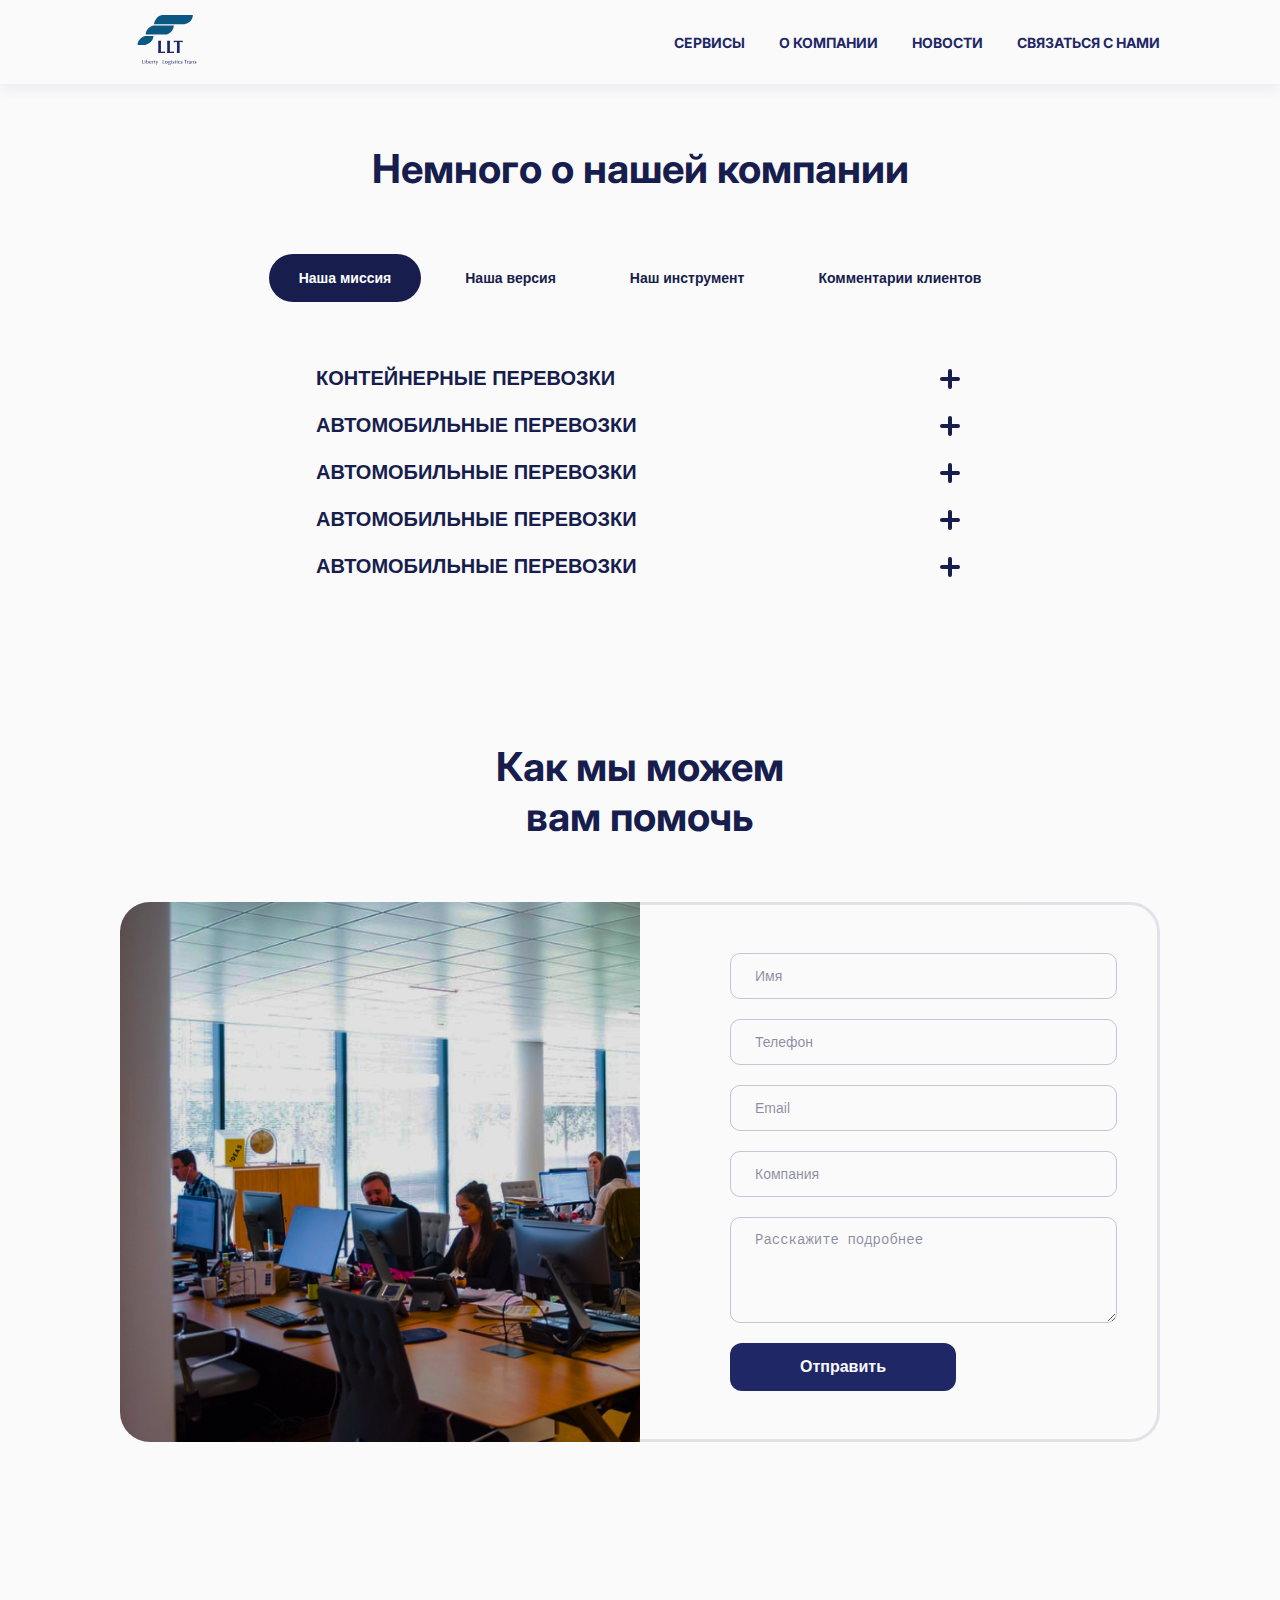
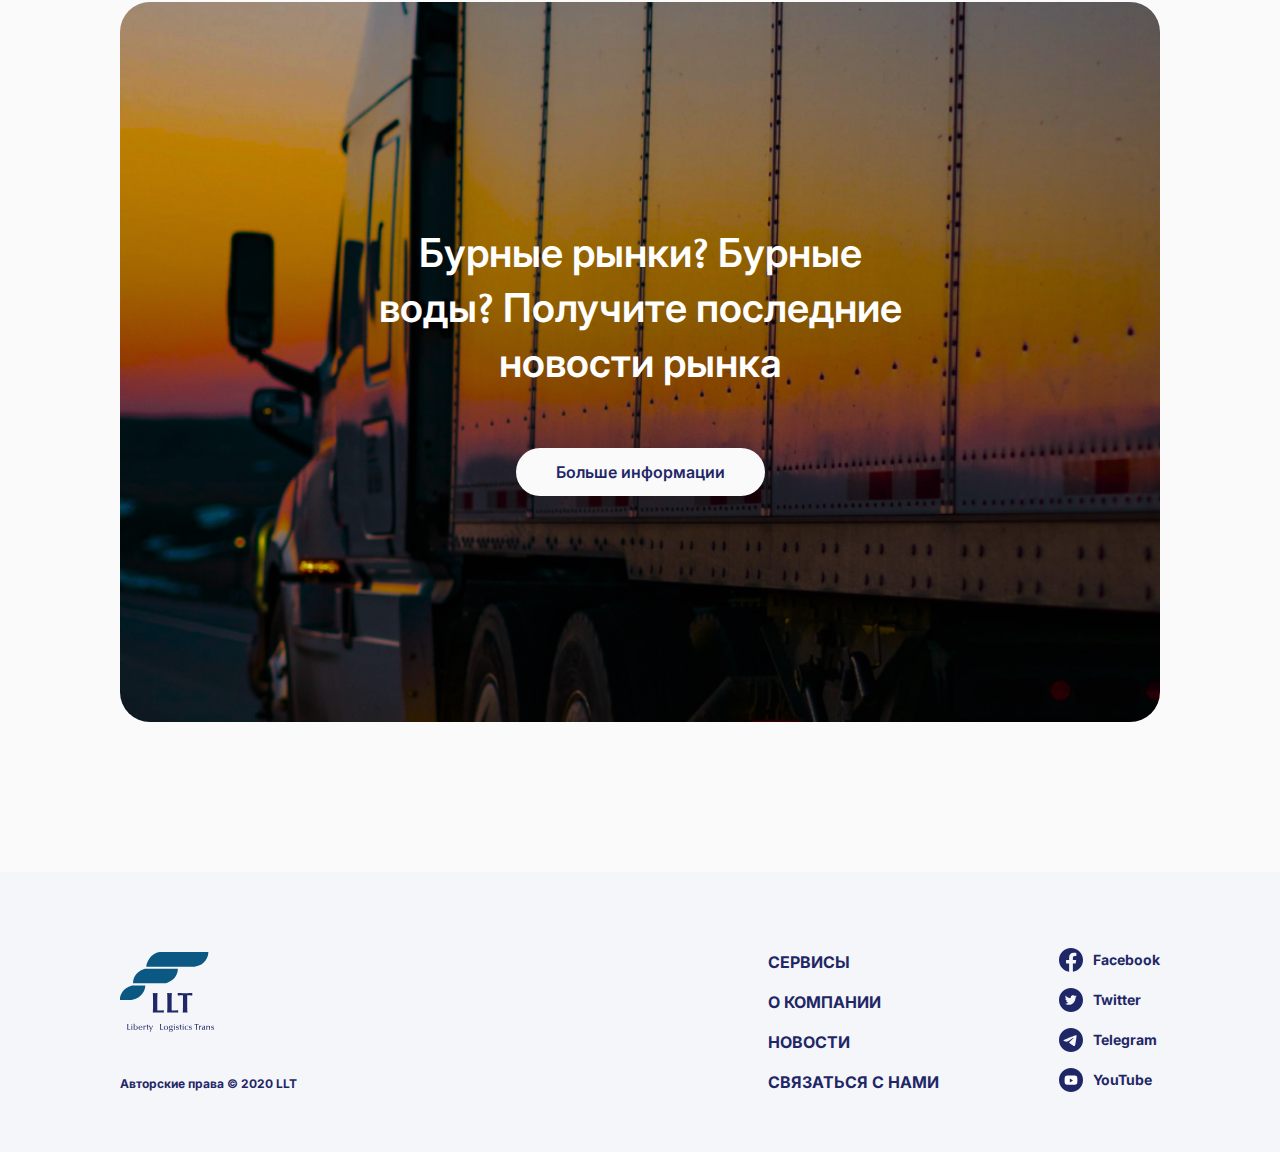
<file: aboutCompany.html>
<!DOCTYPE html>
<html lang="en">

<head>
    <meta charset="UTF-8">
    <meta http-equiv="X-UA-Compatible" content="IE=edge">
    <meta name="viewport" content="width=device-width, initial-scale=1.0">
    <title>Document</title>
    <link rel="preconnect" href="https://fonts.googleapis.com">
    <link rel="preconnect" href="https://fonts.gstatic.com" crossorigin>
    <link href="https://fonts.googleapis.com/css2?family=Inter:wght@100;200;300;400;500;600;700;800;900&display=swap"
        rel="stylesheet">
    <link rel="stylesheet" href="./style/main.css">
</head>

<body>
    <header class="header">
        <div class="header-inner container" id="headerInner">
            <a href="./index.html">
                <svg class="header-logo" width="94" height="80" viewBox="0 0 94 80" fill="none"
                    xmlns="http://www.w3.org/2000/svg">
                    <path
                        d="M12.0288 33.5441C1.61463 36.7351 -0.313216 44.4298 0.0381553 47.9225H11.6861C11.9335 47.9225 12.1845 47.8931 12.4241 47.8318C22.6772 45.2056 25.257 37.4785 25.2828 33.6666C25.2838 33.5259 25.1678 33.4162 25.0262 33.4162H12.9033C12.6087 33.4162 12.3104 33.4578 12.0288 33.5441Z"
                        fill="#0B5882" />
                    <path
                        d="M57.8636 16.8376H26.2018C25.5147 16.8376 24.8262 16.9141 24.1691 17.1138C14.9972 19.9014 12.9104 27.6832 13.0378 31.3439H44.6042C45.3537 31.3439 46.1029 31.2448 46.8113 31.0015C57.2539 27.4151 57.8636 19.0938 57.8636 16.8376Z"
                        fill="#0B5882" />
                    <path
                        d="M39.5243 0C30.8869 0.906642 26.0649 11.0092 26.3256 14.7653L74.8949 14.6342C75.0719 14.6337 75.2524 14.6182 75.4264 14.5858C85.6698 12.6817 88.3597 4.49463 88.3597 0H39.5243Z"
                        fill="#0B5882" />
                    <path
                        d="M33.0478 52.865C33.0478 56.0564 32.9904 58.2505 32.8184 60.758C33.4492 60.701 34.2233 60.6155 38.8968 60.6155C41.5346 60.6155 42.8821 60.7295 43.9143 60.758C43.8569 60.416 43.7996 60.1311 43.7996 59.5327C43.7996 58.9343 43.8569 58.6494 43.9143 58.2505C41.7066 58.5069 39.4989 58.6209 37.3485 58.6209C37.3198 57.1392 37.2912 54.9736 37.2912 52.865V48.9898C37.2912 45.7984 37.3485 43.6043 37.5205 41.0968C36.8898 41.1538 36.1156 41.2393 35.1695 41.2393C34.2233 41.2393 33.4492 41.1538 32.8184 41.0968C32.9904 43.6043 33.0478 45.7984 33.0478 48.9898V52.865Z"
                        fill="#1F2767" />
                    <path
                        d="M47.3835 52.865C47.3835 56.0564 47.3262 58.2505 47.1542 60.758C47.7849 60.701 48.5591 60.6155 53.2325 60.6155C55.8703 60.6155 57.2179 60.7295 58.25 60.758C58.1927 60.416 58.1354 60.1311 58.1354 59.5327C58.1354 58.9343 58.1927 58.6494 58.25 58.2505C56.0423 58.5069 53.8346 58.6209 51.6843 58.6209C51.6556 57.1392 51.6269 54.9736 51.6269 52.865V48.9898C51.6269 45.7984 51.6843 43.6043 51.8563 41.0968C51.2255 41.1538 50.4514 41.2393 49.5052 41.2393C48.5591 41.2393 47.7849 41.1538 47.1542 41.0968C47.3262 43.6043 47.3835 45.7984 47.3835 48.9898V52.865Z"
                        fill="#1F2767" />
                    <path
                        d="M62.9746 52.865C62.9746 56.0564 62.9172 58.2505 62.7452 60.758C63.376 60.701 64.1501 60.6155 65.0963 60.6155C66.0424 60.6155 66.8165 60.701 67.4473 60.758C67.2753 58.2505 67.2179 56.0564 67.2179 52.865V45.7414C67.2179 44.6586 67.2179 43.6328 67.2753 43.2339C68.4221 43.2339 70.8306 43.4048 72.3788 43.6043C72.2928 43.1769 72.2355 42.778 72.2355 42.3505C72.2355 41.9231 72.2928 41.5242 72.3788 41.0968C69.9417 41.1823 68.6515 41.2393 65.0963 41.2393C61.541 41.2393 60.2508 41.1823 57.6417 41.0968C57.7277 41.5242 57.785 41.9231 57.785 42.3505C57.785 42.778 57.7277 43.1769 57.6417 43.6043C59.3619 43.4048 61.7704 43.2339 62.8885 43.2339C62.9746 43.6328 62.9746 44.6586 62.9746 45.7414V52.865Z"
                        fill="#1F2767" />
                    <path
                        d="M8.19262 77.2811C8.19262 74.7031 8.19262 74.1395 8.26769 72.0174C8.11756 72.0423 7.95908 72.0672 7.74222 72.0672C7.5337 72.0672 7.42527 72.0423 7.29182 72.0174C7.3085 72.3739 7.35854 73.6007 7.35854 74.728C7.35854 75.8139 7.3502 76.6926 7.28348 77.7536C7.73388 77.7287 7.9424 77.7039 8.67639 77.7039C9.58554 77.7039 9.93585 77.737 10.478 77.7536C10.4613 77.6873 10.4446 77.6044 10.4446 77.4718C10.4446 77.3557 10.4613 77.2728 10.478 77.1982C10.0943 77.2645 9.3937 77.2977 8.96832 77.2977C8.7598 77.2977 8.59298 77.2977 8.19262 77.2811Z"
                        fill="#1F2767" />
                    <path
                        d="M11.4872 75.6481C11.4872 76.2947 11.4622 77.1236 11.4289 77.7536C11.554 77.7205 11.629 77.7039 11.8626 77.7039C12.0794 77.7039 12.1628 77.7205 12.2713 77.7536C12.2212 76.4439 12.2129 76.303 12.2129 75.9217C12.2129 74.5705 12.2379 74.1975 12.2629 73.7416C12.1378 73.7747 12.0211 73.7913 11.8292 73.7913C11.6374 73.7913 11.5373 73.7747 11.4205 73.7416C11.4539 74.1726 11.4872 74.7031 11.4872 75.6481ZM12.3213 72.3821C12.3213 72.1252 12.1128 71.9262 11.8626 71.9262C11.6207 71.9262 11.4122 72.1252 11.4122 72.3821C11.4122 72.6308 11.6207 72.8298 11.8626 72.8298C12.1128 72.8298 12.3213 72.6308 12.3213 72.3821Z"
                        fill="#1F2767" />
                    <path
                        d="M13.9171 77.7536C13.9922 77.6458 14.184 77.4055 14.3591 77.2811C14.6261 77.5464 14.9847 77.8779 15.702 77.8779C16.9615 77.8779 17.7121 76.9413 17.7121 75.6979C17.7121 74.355 16.8113 73.6836 15.8438 73.6836C15.0097 73.6836 14.6344 74.2058 14.4843 74.4296C14.5093 72.8463 14.5093 72.6723 14.5593 71.6361C14.4175 71.6693 14.2757 71.6858 14.1256 71.6858C13.9755 71.6858 13.8253 71.661 13.6752 71.6361C13.7002 72.0506 13.7169 72.2578 13.7169 72.6142C13.7336 73.2525 13.7336 74.3882 13.7336 75.0762C13.7336 75.8802 13.7252 76.991 13.6752 77.7536H13.9171ZM15.6436 77.5132C14.7845 77.5132 14.4259 76.8003 14.4259 75.8636C14.4259 75.101 14.5927 74.7529 14.7929 74.5125C15.0097 74.2472 15.335 74.1063 15.6687 74.1063C16.1441 74.1063 16.8697 74.4379 16.8697 75.731C16.8697 76.6511 16.5278 77.5132 15.6436 77.5132Z"
                        fill="#1F2767" />
                    <path
                        d="M22.344 75.7393C22.3524 75.2917 22.3774 73.6836 20.5174 73.6836C19.1495 73.6836 18.5156 74.6451 18.5156 75.789C18.5156 77.0656 19.2913 77.8614 20.5591 77.8614C21.2347 77.8614 21.7435 77.6707 22.1105 77.3226C22.1188 77.1899 22.1188 77.0573 22.1689 76.8252L22.0688 76.8003C21.9437 76.9744 21.56 77.4718 20.7426 77.4718C20.5007 77.4718 19.9586 77.4469 19.5749 76.8252C19.3497 76.4439 19.3497 75.9714 19.3497 75.7393H22.344ZM19.358 75.3912C19.4331 74.5622 19.7834 74.0151 20.5091 74.0151C21.5099 74.0151 21.5099 75.1176 21.5099 75.3912H19.358Z"
                        fill="#1F2767" />
                    <path
                        d="M25.7693 74.4545C25.7526 74.3218 25.7526 74.2721 25.7526 74.2224C25.7526 73.9737 25.7943 73.8079 25.8277 73.6836C24.8518 73.6007 24.4598 74.3136 24.318 74.6451C24.318 74.4959 24.318 74.1643 24.3847 73.7084C24.2513 73.7416 24.1428 73.7582 23.9593 73.7582C23.7758 73.7582 23.6591 73.7416 23.534 73.7084C23.5673 74.2472 23.6007 74.7031 23.6007 75.6398C23.6007 76.933 23.5673 77.2148 23.5089 77.7536C23.634 77.7205 23.7258 77.7039 23.926 77.7039C24.1428 77.7039 24.2513 77.7205 24.3764 77.7536C24.368 77.4966 24.368 77.4386 24.3347 76.8584C24.3263 76.6843 24.3263 76.4025 24.3263 76.3196C24.3263 75.3 24.343 75.1176 24.4598 74.8606C24.5432 74.7031 24.8018 74.3882 25.2772 74.3882C25.5024 74.3882 25.6025 74.4379 25.7109 74.4959L25.7693 74.4545Z"
                        fill="#1F2767" />
                    <path
                        d="M27.0138 75.4906C26.9971 76.2698 26.9971 76.419 26.9971 76.5517C26.9971 77.0739 27.0471 77.2148 27.1139 77.3309C27.2556 77.5712 27.5309 77.8282 28.0063 77.8282C28.1982 77.8282 28.5235 77.7785 28.7153 77.6707C28.6986 77.563 28.6986 77.5298 28.7153 77.4386C28.6069 77.4552 28.4067 77.4884 28.3316 77.4884C27.8562 77.4884 27.7478 77.1236 27.7478 76.4522C27.7478 75.6979 27.7561 74.9352 27.7895 74.1809C28.1314 74.1809 28.4817 74.1975 28.6903 74.2058C28.6819 74.1478 28.6736 74.098 28.6736 74.0068C28.6736 73.9157 28.6819 73.8659 28.6903 73.7996C28.4067 73.8245 28.0981 73.8411 27.7895 73.8411C27.8061 73.294 27.8061 73.2277 27.8478 72.5396C27.6894 72.6308 27.2306 72.8795 26.9971 72.9209C27.0138 73.352 27.0138 73.5509 27.0138 73.8411C26.8553 73.8411 26.7218 73.8328 26.6134 73.8245C26.505 73.8162 26.4132 73.8079 26.3465 73.7996C26.3548 73.8659 26.3632 73.924 26.3632 74.0068C26.3632 74.098 26.3548 74.1561 26.3465 74.2141C26.6968 74.1892 26.7469 74.1809 27.0138 74.1809V75.4906Z"
                        fill="#1F2767" />
                    <path
                        d="M30.7422 77.8614C30.4085 78.5411 30.0499 79.2042 29.6829 79.884C29.833 79.8508 29.9498 79.8342 30.0582 79.8342C30.1833 79.8342 30.2918 79.8591 30.3502 79.884C30.7171 78.6489 31.3177 77.3557 31.8849 76.1289C31.9849 75.93 32.0767 75.731 32.1684 75.5321C32.8274 74.098 32.9024 73.9405 33.0526 73.7084C32.9858 73.7333 32.8774 73.7582 32.7189 73.7582C32.5688 73.7582 32.4437 73.7333 32.3519 73.7084C31.9516 75.0596 31.2593 76.7423 31.1675 76.7423C31.1175 76.7423 31.0508 76.6014 30.9924 76.4605C30.567 75.4409 30.0249 73.9322 29.9498 73.7084C29.783 73.7582 29.6829 73.7582 29.4994 73.7582C29.2408 73.7582 29.1157 73.7416 28.9739 73.7084C29.2241 74.2224 29.2742 74.3384 29.5161 74.927C29.7663 75.5155 30.1583 76.4522 30.4085 77.0407L30.7422 77.8614Z"
                        fill="#1F2767" />
                    <path
                        d="M41.0264 77.2811C41.0264 74.7031 41.0264 74.1395 41.1014 72.0174C40.9513 72.0423 40.7928 72.0672 40.576 72.0672C40.3674 72.0672 40.259 72.0423 40.1256 72.0174C40.1422 72.3739 40.1923 73.6007 40.1923 74.728C40.1923 75.8139 40.184 76.6926 40.1172 77.7536C40.5676 77.7287 40.7761 77.7039 41.5101 77.7039C42.4193 77.7039 42.7696 77.737 43.3118 77.7536C43.2951 77.6873 43.2784 77.6044 43.2784 77.4718C43.2784 77.3557 43.2951 77.2728 43.3118 77.1982C42.9281 77.2645 42.2275 77.2977 41.8021 77.2977C41.5935 77.2977 41.4267 77.2977 41.0264 77.2811Z"
                        fill="#1F2767" />
                    <path
                        d="M45.9577 73.6753C44.7066 73.6753 43.8392 74.4793 43.8392 75.7725C43.8392 77.4718 45.0736 77.8697 45.9577 77.8697C47.2255 77.8697 48.143 77.0407 48.143 75.7227C48.143 74.7114 47.5425 73.6753 45.9577 73.6753ZM46.0078 74.0068C47.0921 74.0068 47.2923 75.1093 47.2923 75.7559C47.2923 76.8501 46.7668 77.5381 45.9661 77.5381C45.1987 77.5381 44.6899 76.8998 44.6899 75.7476C44.6899 75.4989 44.6899 74.0068 46.0078 74.0068Z"
                        fill="#1F2767" />
                    <path
                        d="M49.0799 75.0181C49.0799 75.5238 49.3135 75.9631 49.889 76.1786C49.7472 76.2118 49.2134 76.4356 49.2134 76.991C49.2134 77.2148 49.2885 77.5298 49.8306 77.679C49.6555 77.7453 48.9131 78.0023 48.9131 78.7649C48.9131 79.312 49.3385 80 50.6814 80C52.4413 80 52.8833 78.8146 52.8833 78.2178C52.8833 77.8945 52.7582 77.621 52.5497 77.4386C52.3745 77.2811 52.1243 77.1319 51.4154 77.1153C51.332 77.1153 50.9149 77.1236 50.8232 77.1236C49.9057 77.1236 49.8473 76.9081 49.8473 76.6843C49.8473 76.4853 49.9724 76.2864 50.2143 76.2864C50.231 76.2864 50.7064 76.3196 50.7981 76.3196C51.749 76.3196 52.4746 75.8388 52.4746 74.9601C52.4746 74.6037 52.3245 74.3384 52.1243 74.1643C52.3579 74.1643 52.6748 74.1643 52.8917 74.1809C52.8833 74.1063 52.8667 74.04 52.8667 73.9654C52.8667 73.8991 52.8833 73.8245 52.8917 73.7582C52.483 73.7913 52.3996 73.7913 52.1327 73.7913C51.8074 73.7913 51.7073 73.783 51.2652 73.7084C51.0734 73.6753 50.8982 73.667 50.7064 73.667C49.8139 73.667 49.0799 74.1395 49.0799 75.0181ZM50.7398 76.0377C50.2643 76.0377 49.8723 75.7393 49.8723 75.043C49.8723 74.728 49.9474 73.9488 50.7815 73.9488C51.2152 73.9488 51.6823 74.2224 51.6823 74.9435C51.6823 75.3994 51.4988 76.0377 50.7398 76.0377ZM50.8565 79.6601C50.0725 79.6601 49.5387 79.2871 49.5387 78.6737C49.5387 77.7205 50.6397 77.7205 50.8398 77.7205C51.3653 77.7205 52.1911 77.8448 52.1911 78.6157C52.1911 79.1711 51.724 79.6601 50.8565 79.6601Z"
                        fill="#1F2767" />
                    <path
                        d="M53.9732 75.6481C53.9732 76.2947 53.9482 77.1236 53.9148 77.7536C54.0399 77.7205 54.115 77.7039 54.3485 77.7039C54.5654 77.7039 54.6488 77.7205 54.7572 77.7536C54.7072 76.4439 54.6988 76.303 54.6988 75.9217C54.6988 74.5705 54.7239 74.1975 54.7489 73.7416C54.6238 73.7747 54.507 73.7913 54.3152 73.7913C54.1233 73.7913 54.0232 73.7747 53.9065 73.7416C53.9398 74.1726 53.9732 74.7031 53.9732 75.6481ZM54.8073 72.3821C54.8073 72.1252 54.5987 71.9262 54.3485 71.9262C54.1066 71.9262 53.8981 72.1252 53.8981 72.3821C53.8981 72.6308 54.1066 72.8298 54.3485 72.8298C54.5987 72.8298 54.8073 72.6308 54.8073 72.3821Z"
                        fill="#1F2767" />
                    <path
                        d="M58.3798 74.6451C58.4048 74.3633 58.4632 74.1643 58.5466 73.9488C58.3548 73.8494 58.0211 73.6753 57.4456 73.6753C56.2946 73.6753 56.0027 74.4379 56.0027 74.9104C56.0027 75.6398 56.5949 75.8968 56.9535 76.0129C57.8293 76.2947 58.1129 76.3859 58.1129 76.8584C58.1129 77.3309 57.7042 77.5381 57.2705 77.5381C57.087 77.5381 56.8701 77.5049 56.6616 77.3806C56.353 77.1982 56.2696 76.9744 56.2112 76.8335L56.1111 76.8584C56.0944 76.9661 56.0277 77.3226 55.9193 77.5215C56.011 77.5878 56.4781 77.8697 57.1537 77.8697C58.3131 77.8697 58.7551 77.1651 58.7551 76.5351C58.7551 75.7062 58.1546 75.5487 57.4123 75.358C57.1203 75.2834 56.6282 75.1093 56.6282 74.6285C56.6282 74.2721 56.8951 74.0068 57.4039 74.0068C57.5374 74.0068 57.7709 74.0234 57.9461 74.1478C58.188 74.3136 58.238 74.5208 58.2714 74.6451H58.3798Z"
                        fill="#1F2767" />
                    <path
                        d="M60.0674 75.4906C60.0508 76.2698 60.0508 76.419 60.0508 76.5517C60.0508 77.0739 60.1008 77.2148 60.1675 77.3309C60.3093 77.5712 60.5846 77.8282 61.06 77.8282C61.2518 77.8282 61.5771 77.7785 61.769 77.6707C61.7523 77.563 61.7523 77.5298 61.769 77.4386C61.6605 77.4552 61.4604 77.4884 61.3853 77.4884C60.9099 77.4884 60.8014 77.1236 60.8014 76.4522C60.8014 75.6979 60.8098 74.9352 60.8431 74.1809C61.1851 74.1809 61.5354 74.1975 61.7439 74.2058C61.7356 74.1478 61.7273 74.098 61.7273 74.0068C61.7273 73.9157 61.7356 73.8659 61.7439 73.7996C61.4604 73.8245 61.1517 73.8411 60.8431 73.8411C60.8598 73.294 60.8598 73.2277 60.9015 72.5396C60.743 72.6308 60.2843 72.8795 60.0508 72.9209C60.0674 73.352 60.0674 73.5509 60.0674 73.8411C59.909 73.8411 59.7755 73.8328 59.6671 73.8245C59.5587 73.8162 59.4669 73.8079 59.4002 73.7996C59.4085 73.8659 59.4169 73.924 59.4169 74.0068C59.4169 74.098 59.4085 74.1561 59.4002 74.2141C59.7505 74.1892 59.8005 74.1809 60.0674 74.1809V75.4906Z"
                        fill="#1F2767" />
                    <path
                        d="M62.7783 75.6481C62.7783 76.2947 62.7532 77.1236 62.7199 77.7536C62.845 77.7205 62.9201 77.7039 63.1536 77.7039C63.3705 77.7039 63.4539 77.7205 63.5623 77.7536C63.5123 76.4439 63.5039 76.303 63.5039 75.9217C63.5039 74.5705 63.5289 74.1975 63.554 73.7416C63.4288 73.7747 63.3121 73.7913 63.1202 73.7913C62.9284 73.7913 62.8283 73.7747 62.7115 73.7416C62.7449 74.1726 62.7783 74.7031 62.7783 75.6481ZM63.6123 72.3821C63.6123 72.1252 63.4038 71.9262 63.1536 71.9262C62.9117 71.9262 62.7032 72.1252 62.7032 72.3821C62.7032 72.6308 62.9117 72.8298 63.1536 72.8298C63.4038 72.8298 63.6123 72.6308 63.6123 72.3821Z"
                        fill="#1F2767" />
                    <path
                        d="M68.1441 77.0324C67.8438 77.3557 67.3517 77.4801 67.0097 77.4801C66.526 77.4801 65.5501 77.2314 65.5501 75.7062C65.5501 74.67 66.0338 74.0151 66.9597 74.0151C67.2599 74.0151 67.7354 74.0897 67.9773 74.7031H68.0773C68.1024 74.5457 68.1357 74.3136 68.2608 73.9986C67.8438 73.7582 67.3767 73.667 66.8846 73.667C65.5084 73.667 64.6826 74.5042 64.6826 75.7725C64.6826 76.8252 65.3082 77.8614 66.8929 77.8614C67.4434 77.8614 67.8772 77.7039 68.1274 77.5381C68.1357 77.422 68.1441 77.2811 68.2191 77.0573L68.1441 77.0324Z"
                        fill="#1F2767" />
                    <path
                        d="M71.3553 74.6451C71.3803 74.3633 71.4387 74.1643 71.5221 73.9488C71.3303 73.8494 70.9966 73.6753 70.4211 73.6753C69.2701 73.6753 68.9781 74.4379 68.9781 74.9104C68.9781 75.6398 69.5703 75.8968 69.929 76.0129C70.8048 76.2947 71.0884 76.3859 71.0884 76.8584C71.0884 77.3309 70.6797 77.5381 70.2459 77.5381C70.0625 77.5381 69.8456 77.5049 69.6371 77.3806C69.3285 77.1982 69.2451 76.9744 69.1867 76.8335L69.0866 76.8584C69.0699 76.9661 69.0032 77.3226 68.8947 77.5215C68.9865 77.5878 69.4536 77.8697 70.1292 77.8697C71.2886 77.8697 71.7306 77.1651 71.7306 76.5351C71.7306 75.7062 71.1301 75.5487 70.3877 75.358C70.0958 75.2834 69.6037 75.1093 69.6037 74.6285C69.6037 74.2721 69.8706 74.0068 70.3794 74.0068C70.5129 74.0068 70.7464 74.0234 70.9216 74.1478C71.1634 74.3136 71.2135 74.5208 71.2468 74.6451H71.3553Z"
                        fill="#1F2767" />
                    <path
                        d="M76.1874 74.5125C76.1874 75.6315 76.1624 76.8418 76.0956 77.7536C76.1707 77.737 76.3375 77.7039 76.5294 77.7039C76.5961 77.7039 76.7796 77.7122 77.0632 77.7536C76.9714 76.5019 77.0048 75.2005 77.0048 74.1975C77.0048 73.6338 77.0131 73.0536 77.0215 72.4816C78.0224 72.4899 78.5395 72.5479 78.7981 72.5977C78.7814 72.5065 78.7647 72.4319 78.7647 72.3075C78.7647 72.1832 78.7814 72.092 78.7981 72.0174C78.2643 72.0672 77.3801 72.0672 76.5627 72.0672C75.9038 72.0672 74.8362 72.0672 74.3191 72.0174C74.3357 72.1003 74.3524 72.1749 74.3524 72.3075C74.3524 72.4319 74.3357 72.5065 74.3191 72.5977C74.6861 72.5231 75.2949 72.4899 76.1707 72.4816C76.1791 73.0453 76.1874 73.7582 76.1874 74.5125Z"
                        fill="#1F2767" />
                    <path
                        d="M81.2551 74.4545C81.2385 74.3218 81.2385 74.2721 81.2385 74.2224C81.2385 73.9737 81.2802 73.8079 81.3135 73.6836C80.3377 73.6007 79.9456 74.3136 79.8039 74.6451C79.8039 74.4959 79.8038 74.1643 79.8706 73.7084C79.7371 73.7416 79.6287 73.7582 79.4452 73.7582C79.2617 73.7582 79.1449 73.7416 79.0198 73.7084C79.0532 74.2472 79.0865 74.7031 79.0865 75.6398C79.0865 76.933 79.0532 77.2148 78.9948 77.7536C79.1199 77.7205 79.2117 77.7039 79.4118 77.7039C79.6287 77.7039 79.7371 77.7205 79.8622 77.7536C79.8539 77.4966 79.8539 77.4386 79.8205 76.8584C79.8122 76.6843 79.8122 76.4025 79.8122 76.3196C79.8122 75.3 79.8289 75.1176 79.9456 74.8606C80.0291 74.7031 80.2876 74.3882 80.763 74.3882C80.9882 74.3882 81.0883 74.4379 81.1968 74.4959L81.2551 74.4545Z"
                        fill="#1F2767" />
                    <path
                        d="M82.3284 74.7197C82.4034 74.5457 82.5869 74.1063 83.2792 74.1063C83.8214 74.1063 84.2134 74.4462 84.2134 75.0099C84.2134 75.242 84.1383 75.3497 83.9048 75.4077L83.1791 75.5652C82.5035 75.7144 81.7946 75.8719 81.7946 76.7506C81.7946 77.2065 82.0865 77.8531 82.9456 77.8531C83.5962 77.8531 83.9465 77.5381 84.2051 77.2728C84.2968 77.6458 84.5637 77.8116 84.839 77.8116C85.0725 77.8116 85.256 77.7205 85.4395 77.6293L85.4312 77.3972C85.3895 77.4137 85.3227 77.4386 85.2226 77.4386C84.914 77.4386 84.914 77.1982 84.914 76.4688C84.914 76.2532 84.9474 75.2171 84.9474 74.9767C84.9474 74.471 84.7973 74.2307 84.6054 74.0483C84.2718 73.7416 83.813 73.6753 83.4877 73.6753C82.8038 73.6753 82.3951 73.9737 82.1365 74.1809L82.1032 74.7197H82.3284ZM84.1967 76.5931C84.1967 77.049 83.738 77.3806 83.3126 77.3806C83.0207 77.3806 82.6036 77.2231 82.6036 76.6843C82.6036 76.2367 82.7621 75.8968 84.1967 75.6813V76.5931Z"
                        fill="#1F2767" />
                    <path
                        d="M86.3987 75.4741C86.3987 76.7174 86.357 77.248 86.3153 77.7536C86.4404 77.7287 86.5655 77.7039 86.7573 77.7039C86.9492 77.7039 87.0826 77.7287 87.1994 77.7536C87.1744 77.4469 87.1327 77.0242 87.1327 76.3776C87.1327 75.988 87.1327 75.0513 87.2828 74.7612C87.483 74.3882 87.8333 74.1892 88.2754 74.1892C89.2012 74.1892 89.2429 74.9767 89.2429 75.8056C89.2429 75.9548 89.2429 76.8667 89.1678 77.7536C89.2929 77.7205 89.393 77.7039 89.6099 77.7039C89.8184 77.7039 89.9185 77.7205 90.0353 77.7536C90.0186 77.6293 90.0103 77.049 90.0103 76.8915C90.0103 76.6097 90.0436 75.2088 90.0436 75.1259C90.0436 74.6534 89.9769 73.6836 88.609 73.6836C87.8166 73.6836 87.3579 74.1063 87.141 74.4959C87.1494 74.3799 87.1744 73.8328 87.1827 73.7084C87.0409 73.7333 86.9325 73.7582 86.774 73.7582C86.6155 73.7582 86.5071 73.7333 86.357 73.7084C86.3737 74.2887 86.3987 74.927 86.3987 75.4741Z"
                        fill="#1F2767" />
                    <path
                        d="M93.6245 74.6451C93.6496 74.3633 93.708 74.1643 93.7914 73.9488C93.5995 73.8494 93.2659 73.6753 92.6904 73.6753C91.5394 73.6753 91.2474 74.4379 91.2474 74.9104C91.2474 75.6398 91.8396 75.8968 92.1983 76.0129C93.0741 76.2947 93.3577 76.3859 93.3577 76.8584C93.3577 77.3309 92.949 77.5381 92.5152 77.5381C92.3317 77.5381 92.1149 77.5049 91.9064 77.3806C91.5977 77.1982 91.5143 76.9744 91.4559 76.8335L91.3559 76.8584C91.3392 76.9661 91.2724 77.3226 91.164 77.5215C91.2558 77.5878 91.7229 77.8697 92.3985 77.8697C93.5578 77.8697 93.9999 77.1651 93.9999 76.5351C93.9999 75.7062 93.3994 75.5487 92.657 75.358C92.3651 75.2834 91.873 75.1093 91.873 74.6285C91.873 74.2721 92.1399 74.0068 92.6487 74.0068C92.7821 74.0068 93.0157 74.0234 93.1908 74.1478C93.4327 74.3136 93.4828 74.5208 93.5161 74.6451H93.6245Z"
                        fill="#1F2767" />
                </svg>
            </a>
            <div class="header-inner-linkBox">
                <a href="./services.html">СЕРВИСЫ</a>
                <a href="./aboutCompany.html">О КОМПАНИИ </a>
                <a href="./newsPage.html">НОВОСТИ</a>
                <a href="./contact.html">СВЯЗАТЬСЯ С НАМИ</a>
            </div>
            <button class="burger" id="burger" onclick="openNav(event)"><span></span></button>
        </div>
    </header>

    <section class="aboutCompany-section">
        <div class="aboutCompany-section-inner container">
            <h1 class="aboutCompany-section-inner-title">Немного о нашей компании</h1>
            <div class="btnGroup" id="btnGroup">
                <button class="btn active" onclick="changeAccordion('Наша миссия',event)">Наша миссия</button>
                <button class="btn" onclick="changeAccordion('Наша версия',event)">Наша версия</button>
                <button class="btn" onclick="changeAccordion('Наш инструмент',event)">Наш инструмент</button>
                <button class="btn" onclick="changeAccordion('Комментарии клиентов',event)">Комментарии
                    клиентов</button>
            </div>
            <div class="accordion" id="accordion"></div>
        </div>
    </section>

    <section class="sendForm-section">
        <div class="sendForm-section-inner container">
            <h1 class="sendForm-section-inner-title">
                Как мы можем <br /> вам помочь
            </h1>
            <div class="sendForm-section-inner-center">
                <div class="sendForm-section-inner-center-left">
                    <img src="./images/sendFormSectionImg.png" alt="?">
                </div>
                <div class="sendForm-section-inner-center-right">
                    <form action="">
                        <input type="text" id="" placeholder="Имя">
                        <input type="text" id="" placeholder="Телефон">
                        <input type="text" id="" placeholder="Email">
                        <input type="text" id="" placeholder="Компания">
                        <textarea id="" cols="30" rows="4" placeholder="Расскажите подробнее"></textarea>
                        <button class="primary-btn">Отправить</button>
                    </form>
                </div>
            </div>
        </div>
    </section>

    <section class="moreInformation-section">
        <div class="moreInformation-section-inner container">
            <div class="moreInformation-section-inner-box">
                <h1 class="moreInformation-section-inner-box-title">
                    Бурные рынки<span>?</span> Бурные <br /> воды<span>?</span> Получите последние <br /> новости рынка
                </h1>
                <a href="./newsPage.html" class="white-btn">
                    Больше информации
                </a>
            </div>
        </div>
    </section>

    <footer class="footer">
        <div class="footer-inner container">
            <div class="footer-inner-left">
                <svg class="logo" width="94" height="80" viewBox="0 0 94 80" fill="none"
                    xmlns="http://www.w3.org/2000/svg">
                    <path
                        d="M12.0288 33.5439C1.61463 36.7349 -0.313216 44.4296 0.0381553 47.9223H11.6861C11.9335 47.9223 12.1845 47.893 12.4241 47.8316C22.6772 45.2054 25.257 37.4783 25.2828 33.6664C25.2838 33.5257 25.1678 33.416 25.0262 33.416H12.9033C12.6087 33.416 12.3104 33.4576 12.0288 33.5439Z"
                        fill="#0B5882" />
                    <path
                        d="M57.8636 16.8374H26.2018C25.5147 16.8374 24.8262 16.9138 24.1691 17.1136C14.9972 19.9012 12.9104 27.683 13.0378 31.3437H44.6042C45.3537 31.3437 46.1029 31.2446 46.8113 31.0013C57.2539 27.4148 57.8636 19.0936 57.8636 16.8374Z"
                        fill="#0B5882" />
                    <path
                        d="M39.5243 0C30.8869 0.906642 26.0649 11.0092 26.3256 14.7653L74.8949 14.6342C75.0719 14.6337 75.2524 14.6182 75.4264 14.5858C85.6698 12.6817 88.3597 4.49463 88.3597 0H39.5243Z"
                        fill="#0B5882" />
                    <path
                        d="M33.0478 52.8649C33.0478 56.0563 32.9904 58.2503 32.8184 60.7579C33.4492 60.7009 34.2233 60.6154 38.8968 60.6154C41.5346 60.6154 42.8821 60.7294 43.9143 60.7579C43.8569 60.4159 43.7996 60.131 43.7996 59.5326C43.7996 58.9342 43.8569 58.6493 43.9143 58.2503C41.7066 58.5068 39.4989 58.6208 37.3485 58.6208C37.3198 57.1391 37.2912 54.9735 37.2912 52.8649V48.9896C37.2912 45.7983 37.3485 43.6042 37.5205 41.0967C36.8898 41.1537 36.1156 41.2392 35.1695 41.2392C34.2233 41.2392 33.4492 41.1537 32.8184 41.0967C32.9904 43.6042 33.0478 45.7983 33.0478 48.9896V52.8649Z"
                        fill="#1F2767" />
                    <path
                        d="M47.3835 52.8649C47.3835 56.0563 47.3262 58.2503 47.1542 60.7579C47.7849 60.7009 48.5591 60.6154 53.2325 60.6154C55.8703 60.6154 57.2179 60.7294 58.25 60.7579C58.1927 60.4159 58.1354 60.131 58.1354 59.5326C58.1354 58.9342 58.1927 58.6493 58.25 58.2503C56.0423 58.5068 53.8346 58.6208 51.6843 58.6208C51.6556 57.1391 51.6269 54.9735 51.6269 52.8649V48.9896C51.6269 45.7983 51.6843 43.6042 51.8563 41.0967C51.2255 41.1537 50.4514 41.2392 49.5052 41.2392C48.5591 41.2392 47.7849 41.1537 47.1542 41.0967C47.3262 43.6042 47.3835 45.7983 47.3835 48.9896V52.8649Z"
                        fill="#1F2767" />
                    <path
                        d="M62.9746 52.8649C62.9746 56.0563 62.9172 58.2503 62.7452 60.7579C63.376 60.7009 64.1501 60.6154 65.0963 60.6154C66.0424 60.6154 66.8165 60.7009 67.4473 60.7579C67.2753 58.2503 67.2179 56.0563 67.2179 52.8649V45.7413C67.2179 44.6585 67.2179 43.6327 67.2753 43.2338C68.4221 43.2338 70.8306 43.4047 72.3788 43.6042C72.2928 43.1768 72.2355 42.7779 72.2355 42.3504C72.2355 41.923 72.2928 41.5241 72.3788 41.0967C69.9417 41.1822 68.6515 41.2392 65.0963 41.2392C61.541 41.2392 60.2508 41.1822 57.6417 41.0967C57.7277 41.5241 57.785 41.923 57.785 42.3504C57.785 42.7779 57.7277 43.1768 57.6417 43.6042C59.3619 43.4047 61.7704 43.2338 62.8885 43.2338C62.9746 43.6327 62.9746 44.6585 62.9746 45.7413V52.8649Z"
                        fill="#1F2767" />
                    <path
                        d="M8.19262 77.2808C8.19262 74.7028 8.19262 74.1391 8.26769 72.017C8.11756 72.0419 7.95908 72.0668 7.74222 72.0668C7.5337 72.0668 7.42527 72.0419 7.29182 72.017C7.3085 72.3735 7.35854 73.6003 7.35854 74.7276C7.35854 75.8135 7.3502 76.6922 7.28348 77.7532C7.73388 77.7284 7.9424 77.7035 8.67639 77.7035C9.58554 77.7035 9.93585 77.7367 10.478 77.7532C10.4613 77.6869 10.4446 77.604 10.4446 77.4714C10.4446 77.3554 10.4613 77.2725 10.478 77.1979C10.0943 77.2642 9.3937 77.2973 8.96832 77.2973C8.7598 77.2973 8.59298 77.2973 8.19262 77.2808Z"
                        fill="#1F2767" />
                    <path
                        d="M11.4872 75.6478C11.4872 76.2943 11.4622 77.1233 11.4289 77.7532C11.554 77.7201 11.629 77.7035 11.8626 77.7035C12.0794 77.7035 12.1628 77.7201 12.2713 77.7532C12.2212 76.4435 12.2129 76.3026 12.2129 75.9213C12.2129 74.5702 12.2379 74.1971 12.2629 73.7412C12.1378 73.7744 12.0211 73.791 11.8292 73.791C11.6374 73.791 11.5373 73.7744 11.4205 73.7412C11.4539 74.1723 11.4872 74.7028 11.4872 75.6478ZM12.3213 72.3818C12.3213 72.1248 12.1128 71.9259 11.8626 71.9259C11.6207 71.9259 11.4122 72.1248 11.4122 72.3818C11.4122 72.6305 11.6207 72.8294 11.8626 72.8294C12.1128 72.8294 12.3213 72.6305 12.3213 72.3818Z"
                        fill="#1F2767" />
                    <path
                        d="M13.9171 77.7532C13.9922 77.6455 14.184 77.4051 14.3591 77.2808C14.6261 77.546 14.9847 77.8776 15.702 77.8776C16.9615 77.8776 17.7121 76.9409 17.7121 75.6975C17.7121 74.3546 16.8113 73.6832 15.8438 73.6832C15.0097 73.6832 14.6344 74.2054 14.4843 74.4292C14.5093 72.846 14.5093 72.6719 14.5593 71.6357C14.4175 71.6689 14.2757 71.6855 14.1256 71.6855C13.9755 71.6855 13.8253 71.6606 13.6752 71.6357C13.7002 72.0502 13.7169 72.2574 13.7169 72.6139C13.7336 73.2522 13.7336 74.3878 13.7336 75.0758C13.7336 75.8799 13.7252 76.9906 13.6752 77.7532H13.9171ZM15.6436 77.5129C14.7845 77.5129 14.4259 76.8 14.4259 75.8633C14.4259 75.1007 14.5927 74.7525 14.7929 74.5121C15.0097 74.2469 15.335 74.106 15.6687 74.106C16.1441 74.106 16.8697 74.4375 16.8697 75.7307C16.8697 76.6508 16.5278 77.5129 15.6436 77.5129Z"
                        fill="#1F2767" />
                    <path
                        d="M22.344 75.7389C22.3524 75.2913 22.3774 73.6832 20.5174 73.6832C19.1495 73.6832 18.5156 74.6448 18.5156 75.7887C18.5156 77.0652 19.2913 77.861 20.5591 77.861C21.2347 77.861 21.7435 77.6704 22.1105 77.3222C22.1188 77.1896 22.1188 77.0569 22.1689 76.8248L22.0688 76.8C21.9437 76.974 21.56 77.4714 20.7426 77.4714C20.5007 77.4714 19.9586 77.4465 19.5749 76.8248C19.3497 76.4435 19.3497 75.971 19.3497 75.7389H22.344ZM19.358 75.3908C19.4331 74.5619 19.7834 74.0148 20.5091 74.0148C21.5099 74.0148 21.5099 75.1172 21.5099 75.3908H19.358Z"
                        fill="#1F2767" />
                    <path
                        d="M25.7693 74.4541C25.7526 74.3215 25.7526 74.2717 25.7526 74.222C25.7526 73.9733 25.7943 73.8075 25.8277 73.6832C24.8518 73.6003 24.4598 74.3132 24.318 74.6448C24.318 74.4955 24.318 74.164 24.3847 73.7081C24.2513 73.7412 24.1428 73.7578 23.9593 73.7578C23.7758 73.7578 23.6591 73.7412 23.534 73.7081C23.5673 74.2469 23.6007 74.7028 23.6007 75.6395C23.6007 76.9326 23.5673 77.2144 23.5089 77.7532C23.634 77.7201 23.7258 77.7035 23.926 77.7035C24.1428 77.7035 24.2513 77.7201 24.3764 77.7532C24.368 77.4963 24.368 77.4383 24.3347 76.858C24.3263 76.6839 24.3263 76.4021 24.3263 76.3192C24.3263 75.2996 24.343 75.1172 24.4598 74.8603C24.5432 74.7028 24.8018 74.3878 25.2772 74.3878C25.5024 74.3878 25.6025 74.4375 25.7109 74.4955L25.7693 74.4541Z"
                        fill="#1F2767" />
                    <path
                        d="M27.0138 75.4903C26.9971 76.2695 26.9971 76.4187 26.9971 76.5513C26.9971 77.0735 27.0471 77.2144 27.1139 77.3305C27.2556 77.5709 27.5309 77.8278 28.0063 77.8278C28.1982 77.8278 28.5235 77.7781 28.7153 77.6704C28.6986 77.5626 28.6986 77.5294 28.7153 77.4383C28.6069 77.4548 28.4067 77.488 28.3316 77.488C27.8562 77.488 27.7478 77.1233 27.7478 76.4518C27.7478 75.6975 27.7561 74.9349 27.7895 74.1806C28.1314 74.1806 28.4817 74.1971 28.6903 74.2054C28.6819 74.1474 28.6736 74.0977 28.6736 74.0065C28.6736 73.9153 28.6819 73.8656 28.6903 73.7992C28.4067 73.8241 28.0981 73.8407 27.7895 73.8407C27.8061 73.2936 27.8061 73.2273 27.8478 72.5393C27.6894 72.6305 27.2306 72.8791 26.9971 72.9206C27.0138 73.3516 27.0138 73.5506 27.0138 73.8407C26.8553 73.8407 26.7218 73.8324 26.6134 73.8241C26.505 73.8158 26.4132 73.8075 26.3465 73.7992C26.3548 73.8656 26.3632 73.9236 26.3632 74.0065C26.3632 74.0977 26.3548 74.1557 26.3465 74.2137C26.6968 74.1888 26.7469 74.1806 27.0138 74.1806V75.4903Z"
                        fill="#1F2767" />
                    <path
                        d="M30.7422 77.861C30.4085 78.5407 30.0499 79.2039 29.6829 79.8836C29.833 79.8504 29.9498 79.8339 30.0582 79.8339C30.1833 79.8339 30.2918 79.8587 30.3502 79.8836C30.7171 78.6485 31.3177 77.3554 31.8849 76.1285C31.9849 75.9296 32.0767 75.7307 32.1684 75.5317C32.8274 74.0977 32.9024 73.9402 33.0526 73.7081C32.9858 73.7329 32.8774 73.7578 32.7189 73.7578C32.5688 73.7578 32.4437 73.7329 32.3519 73.7081C31.9516 75.0592 31.2593 76.7419 31.1675 76.7419C31.1175 76.7419 31.0508 76.601 30.9924 76.4601C30.567 75.4405 30.0249 73.9319 29.9498 73.7081C29.783 73.7578 29.6829 73.7578 29.4994 73.7578C29.2408 73.7578 29.1157 73.7412 28.9739 73.7081C29.2241 74.222 29.2742 74.3381 29.5161 74.9266C29.7663 75.5151 30.1583 76.4518 30.4085 77.0404L30.7422 77.861Z"
                        fill="#1F2767" />
                    <path
                        d="M41.0264 77.2808C41.0264 74.7028 41.0264 74.1391 41.1014 72.017C40.9513 72.0419 40.7928 72.0668 40.576 72.0668C40.3674 72.0668 40.259 72.0419 40.1256 72.017C40.1422 72.3735 40.1923 73.6003 40.1923 74.7276C40.1923 75.8135 40.184 76.6922 40.1172 77.7532C40.5676 77.7284 40.7761 77.7035 41.5101 77.7035C42.4193 77.7035 42.7696 77.7367 43.3118 77.7532C43.2951 77.6869 43.2784 77.604 43.2784 77.4714C43.2784 77.3554 43.2951 77.2725 43.3118 77.1979C42.9281 77.2642 42.2275 77.2973 41.8021 77.2973C41.5935 77.2973 41.4267 77.2973 41.0264 77.2808Z"
                        fill="#1F2767" />
                    <path
                        d="M45.9577 73.6749C44.7066 73.6749 43.8392 74.479 43.8392 75.7721C43.8392 77.4714 45.0736 77.8693 45.9577 77.8693C47.2255 77.8693 48.143 77.0404 48.143 75.7224C48.143 74.7111 47.5425 73.6749 45.9577 73.6749ZM46.0078 74.0065C47.0921 74.0065 47.2923 75.109 47.2923 75.7555C47.2923 76.8497 46.7668 77.5377 45.9661 77.5377C45.1987 77.5377 44.6899 76.8994 44.6899 75.7472C44.6899 75.4986 44.6899 74.0065 46.0078 74.0065Z"
                        fill="#1F2767" />
                    <path
                        d="M49.0799 75.0178C49.0799 75.5234 49.3135 75.9628 49.889 76.1783C49.7472 76.2114 49.2134 76.4352 49.2134 76.9906C49.2134 77.2144 49.2885 77.5294 49.8306 77.6786C49.6555 77.745 48.9131 78.0019 48.9131 78.7645C48.9131 79.3116 49.3385 79.9996 50.6814 79.9996C52.4413 79.9996 52.8833 78.8143 52.8833 78.2174C52.8833 77.8942 52.7582 77.6206 52.5497 77.4383C52.3745 77.2808 52.1243 77.1315 51.4154 77.115C51.332 77.115 50.9149 77.1233 50.8232 77.1233C49.9057 77.1233 49.8473 76.9077 49.8473 76.6839C49.8473 76.485 49.9724 76.286 50.2143 76.286C50.231 76.286 50.7064 76.3192 50.7981 76.3192C51.749 76.3192 52.4746 75.8384 52.4746 74.9598C52.4746 74.6033 52.3245 74.3381 52.1243 74.164C52.3579 74.164 52.6748 74.164 52.8917 74.1806C52.8833 74.106 52.8667 74.0396 52.8667 73.965C52.8667 73.8987 52.8833 73.8241 52.8917 73.7578C52.483 73.791 52.3996 73.791 52.1327 73.791C51.8074 73.791 51.7073 73.7827 51.2652 73.7081C51.0734 73.6749 50.8982 73.6666 50.7064 73.6666C49.8139 73.6666 49.0799 74.1391 49.0799 75.0178ZM50.7398 76.0374C50.2643 76.0374 49.8723 75.7389 49.8723 75.0426C49.8723 74.7276 49.9474 73.9485 50.7815 73.9485C51.2152 73.9485 51.6823 74.222 51.6823 74.9432C51.6823 75.3991 51.4988 76.0374 50.7398 76.0374ZM50.8565 79.6598C50.0725 79.6598 49.5387 79.2868 49.5387 78.6734C49.5387 77.7201 50.6397 77.7201 50.8398 77.7201C51.3653 77.7201 52.1911 77.8444 52.1911 78.6153C52.1911 79.1707 51.724 79.6598 50.8565 79.6598Z"
                        fill="#1F2767" />
                    <path
                        d="M53.9732 75.6478C53.9732 76.2943 53.9482 77.1233 53.9148 77.7532C54.0399 77.7201 54.115 77.7035 54.3485 77.7035C54.5654 77.7035 54.6488 77.7201 54.7572 77.7532C54.7072 76.4435 54.6988 76.3026 54.6988 75.9213C54.6988 74.5702 54.7239 74.1971 54.7489 73.7412C54.6238 73.7744 54.507 73.791 54.3152 73.791C54.1233 73.791 54.0232 73.7744 53.9065 73.7412C53.9398 74.1723 53.9732 74.7028 53.9732 75.6478ZM54.8073 72.3818C54.8073 72.1248 54.5987 71.9259 54.3485 71.9259C54.1066 71.9259 53.8981 72.1248 53.8981 72.3818C53.8981 72.6305 54.1066 72.8294 54.3485 72.8294C54.5987 72.8294 54.8073 72.6305 54.8073 72.3818Z"
                        fill="#1F2767" />
                    <path
                        d="M58.3798 74.6448C58.4048 74.3629 58.4632 74.164 58.5466 73.9485C58.3548 73.849 58.0211 73.6749 57.4456 73.6749C56.2946 73.6749 56.0027 74.4375 56.0027 74.91C56.0027 75.6395 56.5949 75.8964 56.9535 76.0125C57.8293 76.2943 58.1129 76.3855 58.1129 76.858C58.1129 77.3305 57.7042 77.5377 57.2705 77.5377C57.087 77.5377 56.8701 77.5046 56.6616 77.3802C56.353 77.1979 56.2696 76.974 56.2112 76.8331L56.1111 76.858C56.0944 76.9658 56.0277 77.3222 55.9193 77.5211C56.011 77.5875 56.4781 77.8693 57.1537 77.8693C58.3131 77.8693 58.7551 77.1647 58.7551 76.5347C58.7551 75.7058 58.1546 75.5483 57.4123 75.3576C57.1203 75.283 56.6282 75.109 56.6282 74.6282C56.6282 74.2717 56.8951 74.0065 57.4039 74.0065C57.5374 74.0065 57.7709 74.0231 57.9461 74.1474C58.188 74.3132 58.238 74.5204 58.2714 74.6448H58.3798Z"
                        fill="#1F2767" />
                    <path
                        d="M60.0674 75.4903C60.0508 76.2695 60.0508 76.4187 60.0508 76.5513C60.0508 77.0735 60.1008 77.2144 60.1675 77.3305C60.3093 77.5709 60.5846 77.8278 61.06 77.8278C61.2518 77.8278 61.5771 77.7781 61.769 77.6704C61.7523 77.5626 61.7523 77.5294 61.769 77.4383C61.6605 77.4548 61.4604 77.488 61.3853 77.488C60.9099 77.488 60.8014 77.1233 60.8014 76.4518C60.8014 75.6975 60.8098 74.9349 60.8431 74.1806C61.1851 74.1806 61.5354 74.1971 61.7439 74.2054C61.7356 74.1474 61.7273 74.0977 61.7273 74.0065C61.7273 73.9153 61.7356 73.8656 61.7439 73.7992C61.4604 73.8241 61.1517 73.8407 60.8431 73.8407C60.8598 73.2936 60.8598 73.2273 60.9015 72.5393C60.743 72.6305 60.2843 72.8791 60.0508 72.9206C60.0674 73.3516 60.0674 73.5506 60.0674 73.8407C59.909 73.8407 59.7755 73.8324 59.6671 73.8241C59.5587 73.8158 59.4669 73.8075 59.4002 73.7992C59.4085 73.8656 59.4169 73.9236 59.4169 74.0065C59.4169 74.0977 59.4085 74.1557 59.4002 74.2137C59.7505 74.1888 59.8005 74.1806 60.0674 74.1806V75.4903Z"
                        fill="#1F2767" />
                    <path
                        d="M62.7783 75.6478C62.7783 76.2943 62.7532 77.1233 62.7199 77.7532C62.845 77.7201 62.9201 77.7035 63.1536 77.7035C63.3705 77.7035 63.4539 77.7201 63.5623 77.7532C63.5123 76.4435 63.5039 76.3026 63.5039 75.9213C63.5039 74.5702 63.5289 74.1971 63.554 73.7412C63.4288 73.7744 63.3121 73.791 63.1202 73.791C62.9284 73.791 62.8283 73.7744 62.7115 73.7412C62.7449 74.1723 62.7783 74.7028 62.7783 75.6478ZM63.6123 72.3818C63.6123 72.1248 63.4038 71.9259 63.1536 71.9259C62.9117 71.9259 62.7032 72.1248 62.7032 72.3818C62.7032 72.6305 62.9117 72.8294 63.1536 72.8294C63.4038 72.8294 63.6123 72.6305 63.6123 72.3818Z"
                        fill="#1F2767" />
                    <path
                        d="M68.1441 77.0321C67.8438 77.3554 67.3517 77.4797 67.0097 77.4797C66.526 77.4797 65.5501 77.231 65.5501 75.7058C65.5501 74.6696 66.0338 74.0148 66.9597 74.0148C67.2599 74.0148 67.7354 74.0894 67.9773 74.7028H68.0773C68.1024 74.5453 68.1357 74.3132 68.2608 73.9982C67.8438 73.7578 67.3767 73.6666 66.8846 73.6666C65.5084 73.6666 64.6826 74.5038 64.6826 75.7721C64.6826 76.8248 65.3082 77.861 66.8929 77.861C67.4434 77.861 67.8772 77.7035 68.1274 77.5377C68.1357 77.4217 68.1441 77.2808 68.2191 77.0569L68.1441 77.0321Z"
                        fill="#1F2767" />
                    <path
                        d="M71.3553 74.6448C71.3803 74.3629 71.4387 74.164 71.5221 73.9485C71.3303 73.849 70.9966 73.6749 70.4211 73.6749C69.2701 73.6749 68.9781 74.4375 68.9781 74.91C68.9781 75.6395 69.5703 75.8964 69.929 76.0125C70.8048 76.2943 71.0884 76.3855 71.0884 76.858C71.0884 77.3305 70.6797 77.5377 70.2459 77.5377C70.0625 77.5377 69.8456 77.5046 69.6371 77.3802C69.3285 77.1979 69.2451 76.974 69.1867 76.8331L69.0866 76.858C69.0699 76.9658 69.0032 77.3222 68.8947 77.5211C68.9865 77.5875 69.4536 77.8693 70.1292 77.8693C71.2886 77.8693 71.7306 77.1647 71.7306 76.5347C71.7306 75.7058 71.1301 75.5483 70.3877 75.3576C70.0958 75.283 69.6037 75.109 69.6037 74.6282C69.6037 74.2717 69.8706 74.0065 70.3794 74.0065C70.5129 74.0065 70.7464 74.0231 70.9216 74.1474C71.1634 74.3132 71.2135 74.5204 71.2468 74.6448H71.3553Z"
                        fill="#1F2767" />
                    <path
                        d="M76.1874 74.5121C76.1874 75.6312 76.1624 76.8414 76.0956 77.7532C76.1707 77.7367 76.3375 77.7035 76.5294 77.7035C76.5961 77.7035 76.7796 77.7118 77.0632 77.7532C76.9714 76.5016 77.0048 75.2001 77.0048 74.1971C77.0048 73.6335 77.0131 73.0532 77.0215 72.4813C78.0224 72.4895 78.5395 72.5476 78.7981 72.5973C78.7814 72.5061 78.7647 72.4315 78.7647 72.3072C78.7647 72.1828 78.7814 72.0917 78.7981 72.017C78.2643 72.0668 77.3801 72.0668 76.5627 72.0668C75.9038 72.0668 74.8362 72.0668 74.3191 72.017C74.3357 72.0999 74.3524 72.1745 74.3524 72.3072C74.3524 72.4315 74.3357 72.5061 74.3191 72.5973C74.6861 72.5227 75.2949 72.4895 76.1707 72.4813C76.1791 73.0449 76.1874 73.7578 76.1874 74.5121Z"
                        fill="#1F2767" />
                    <path
                        d="M81.2551 74.4541C81.2385 74.3215 81.2385 74.2717 81.2385 74.222C81.2385 73.9733 81.2802 73.8075 81.3135 73.6832C80.3377 73.6003 79.9456 74.3132 79.8039 74.6448C79.8039 74.4955 79.8038 74.164 79.8706 73.7081C79.7371 73.7412 79.6287 73.7578 79.4452 73.7578C79.2617 73.7578 79.1449 73.7412 79.0198 73.7081C79.0532 74.2469 79.0865 74.7028 79.0865 75.6395C79.0865 76.9326 79.0532 77.2144 78.9948 77.7532C79.1199 77.7201 79.2117 77.7035 79.4118 77.7035C79.6287 77.7035 79.7371 77.7201 79.8622 77.7532C79.8539 77.4963 79.8539 77.4383 79.8205 76.858C79.8122 76.6839 79.8122 76.4021 79.8122 76.3192C79.8122 75.2996 79.8289 75.1172 79.9456 74.8603C80.0291 74.7028 80.2876 74.3878 80.763 74.3878C80.9882 74.3878 81.0883 74.4375 81.1968 74.4955L81.2551 74.4541Z"
                        fill="#1F2767" />
                    <path
                        d="M82.3284 74.7194C82.4034 74.5453 82.5869 74.106 83.2792 74.106C83.8214 74.106 84.2134 74.4458 84.2134 75.0095C84.2134 75.2416 84.1383 75.3493 83.9048 75.4074L83.1791 75.5649C82.5035 75.7141 81.7946 75.8716 81.7946 76.7502C81.7946 77.2061 82.0865 77.8527 82.9456 77.8527C83.5962 77.8527 83.9465 77.5377 84.2051 77.2725C84.2968 77.6455 84.5637 77.8113 84.839 77.8113C85.0725 77.8113 85.256 77.7201 85.4395 77.6289L85.4312 77.3968C85.3895 77.4134 85.3227 77.4383 85.2226 77.4383C84.914 77.4383 84.914 77.1979 84.914 76.4684C84.914 76.2529 84.9474 75.2167 84.9474 74.9763C84.9474 74.4707 84.7973 74.2303 84.6054 74.0479C84.2718 73.7412 83.813 73.6749 83.4877 73.6749C82.8038 73.6749 82.3951 73.9733 82.1365 74.1806L82.1032 74.7194H82.3284ZM84.1967 76.5927C84.1967 77.0487 83.738 77.3802 83.3126 77.3802C83.0207 77.3802 82.6036 77.2227 82.6036 76.6839C82.6036 76.2363 82.7621 75.8964 84.1967 75.6809V76.5927Z"
                        fill="#1F2767" />
                    <path
                        d="M86.3987 75.4737C86.3987 76.7171 86.357 77.2476 86.3153 77.7532C86.4404 77.7284 86.5655 77.7035 86.7573 77.7035C86.9492 77.7035 87.0826 77.7284 87.1994 77.7532C87.1744 77.4465 87.1327 77.0238 87.1327 76.3772C87.1327 75.9876 87.1327 75.0509 87.2828 74.7608C87.483 74.3878 87.8333 74.1888 88.2754 74.1888C89.2012 74.1888 89.2429 74.9763 89.2429 75.8053C89.2429 75.9545 89.2429 76.8663 89.1678 77.7532C89.2929 77.7201 89.393 77.7035 89.6099 77.7035C89.8184 77.7035 89.9185 77.7201 90.0353 77.7532C90.0186 77.6289 90.0103 77.0487 90.0103 76.8912C90.0103 76.6093 90.0436 75.2084 90.0436 75.1255C90.0436 74.653 89.9769 73.6832 88.609 73.6832C87.8166 73.6832 87.3579 74.106 87.141 74.4955C87.1494 74.3795 87.1744 73.8324 87.1827 73.7081C87.0409 73.7329 86.9325 73.7578 86.774 73.7578C86.6155 73.7578 86.5071 73.7329 86.357 73.7081C86.3737 74.2883 86.3987 74.9266 86.3987 75.4737Z"
                        fill="#1F2767" />
                    <path
                        d="M93.6245 74.6448C93.6496 74.3629 93.708 74.164 93.7914 73.9485C93.5995 73.849 93.2659 73.6749 92.6904 73.6749C91.5394 73.6749 91.2474 74.4375 91.2474 74.91C91.2474 75.6395 91.8396 75.8964 92.1983 76.0125C93.0741 76.2943 93.3577 76.3855 93.3577 76.858C93.3577 77.3305 92.949 77.5377 92.5152 77.5377C92.3317 77.5377 92.1149 77.5046 91.9064 77.3802C91.5977 77.1979 91.5143 76.974 91.4559 76.8331L91.3559 76.858C91.3392 76.9658 91.2724 77.3222 91.164 77.5211C91.2558 77.5875 91.7229 77.8693 92.3985 77.8693C93.5578 77.8693 93.9999 77.1647 93.9999 76.5347C93.9999 75.7058 93.3994 75.5483 92.657 75.3576C92.3651 75.283 91.873 75.109 91.873 74.6282C91.873 74.2717 92.1399 74.0065 92.6487 74.0065C92.7821 74.0065 93.0157 74.0231 93.1908 74.1474C93.4327 74.3132 93.4828 74.5204 93.5161 74.6448H93.6245Z"
                        fill="#1F2767" />
                </svg>
                <p class="small">Авторские права © 2020 LLT</p>
            </div>
            <div class="footer-inner-right">
                <ul class="footer-inner-right-links">
                    <li>
                        <a href="./services.html">СЕРВИСЫ</a>
                    </li>
                    <li>
                        <a href="./aboutCompany.html">О КОМПАНИИ </a>
                    </li>
                    <li>
                        <a href="./newsPage.html">НОВОСТИ</a>
                    </li>
                    <li>
                        <a href="./contact.html">СВЯЗАТЬСЯ С НАМИ</a>
                    </li>
                </ul>
                <ul class="footer-inner-right-socialLinks">
                    <li>
                        <a href="">
                            <svg width="24" height="24" viewBox="0 0 24 24" fill="none"
                                xmlns="http://www.w3.org/2000/svg">
                                <path
                                    d="M24 12C24 5.37258 18.6274 0 12 0C5.37258 0 0 5.37258 0 12C0 17.9895 4.3882 22.954 10.125 23.8542V15.4688H7.07812V12H10.125V9.35625C10.125 6.34875 11.9166 4.6875 14.6576 4.6875C15.9701 4.6875 17.3438 4.92188 17.3438 4.92188V7.875H15.8306C14.34 7.875 13.875 8.80008 13.875 9.75V12H17.2031L16.6711 15.4688H13.875V23.8542C19.6118 22.954 24 17.9895 24 12Z"
                                    fill="#1F2767" />
                            </svg>
                            Facebook
                        </a>
                    </li>
                    <li>
                        <a href="">
                            <svg width="24" height="24" viewBox="0 0 24 24" fill="none"
                                xmlns="http://www.w3.org/2000/svg">
                                <path fill-rule="evenodd" clip-rule="evenodd"
                                    d="M0 12C0 5.37258 5.37258 0 12 0C18.6274 0 24 5.37258 24 12C24 18.6274 18.6274 24 12 24C5.37258 24 0 18.6274 0 12ZM11.6406 9.75375L11.6658 10.169L11.2461 10.1181C9.71843 9.92323 8.38383 9.26226 7.25067 8.15216L6.69668 7.60135L6.55399 8.0081C6.25181 8.91482 6.44487 9.87239 7.0744 10.5164C7.41015 10.8723 7.33461 10.9232 6.75544 10.7113C6.55399 10.6435 6.37772 10.5927 6.36093 10.6181C6.30218 10.6774 6.50362 11.4486 6.66311 11.7536C6.88134 12.1773 7.32621 12.5925 7.81305 12.8383L8.22434 13.0332L7.73751 13.0417C7.26746 13.0417 7.25067 13.0501 7.30103 13.2281C7.46891 13.7789 8.13201 14.3636 8.87066 14.6178L9.39108 14.7958L8.93781 15.067C8.26631 15.4568 7.4773 15.6771 6.68829 15.694C6.31057 15.7025 6 15.7364 6 15.7618C6 15.8466 7.02404 16.3211 7.61999 16.5075C9.40786 17.0584 11.5315 16.8211 13.1263 15.8805C14.2595 15.211 15.3926 13.8806 15.9214 12.5925C16.2068 11.9062 16.4922 10.652 16.4922 10.0503C16.4922 9.66054 16.5174 9.60969 16.9874 9.14362C17.2644 8.87245 17.5246 8.57586 17.575 8.49112C17.6589 8.33012 17.6505 8.33011 17.2224 8.47417C16.509 8.72839 16.4083 8.6945 16.7608 8.31317C17.021 8.042 17.3316 7.5505 17.3316 7.40645C17.3316 7.38102 17.2057 7.42339 17.063 7.49966C16.9119 7.5844 16.5761 7.71151 16.3243 7.78778L15.8711 7.93184L15.4598 7.65219C15.2331 7.49966 14.9142 7.33018 14.7463 7.27934C14.3182 7.1607 13.6635 7.17765 13.2774 7.31323C12.2282 7.69456 11.5651 8.67755 11.6406 9.75375Z"
                                    fill="#1F2767" />
                            </svg>
                            Twitter
                        </a>
                    </li>
                    <li>
                        <a href="">
                            <svg width="24" height="24" viewBox="0 0 24 24" fill="none"
                                xmlns="http://www.w3.org/2000/svg">
                                <path fill-rule="evenodd" clip-rule="evenodd"
                                    d="M24 12C24 18.6274 18.6274 24 12 24C5.37258 24 0 18.6274 0 12C0 5.37258 5.37258 0 12 0C18.6274 0 24 5.37258 24 12ZM12.43 8.8589C11.2628 9.34437 8.93009 10.3492 5.43185 11.8733C4.86379 12.0992 4.56621 12.3202 4.53912 12.5363C4.49334 12.9015 4.95067 13.0453 5.57343 13.2411C5.65814 13.2677 5.74591 13.2953 5.83589 13.3246C6.44859 13.5237 7.27278 13.7567 7.70124 13.766C8.0899 13.7744 8.52368 13.6142 9.0026 13.2853C12.2711 11.079 13.9583 9.96378 14.0643 9.93974C14.139 9.92278 14.2426 9.90145 14.3127 9.96382C14.3829 10.0262 14.376 10.1443 14.3686 10.176C14.3233 10.3691 12.5281 12.0381 11.5991 12.9017C11.3095 13.171 11.104 13.362 11.062 13.4056C10.968 13.5033 10.8721 13.5957 10.7799 13.6846C10.2107 14.2333 9.78387 14.6448 10.8036 15.3168C11.2936 15.6397 11.6857 15.9067 12.0769 16.1731C12.5041 16.464 12.9302 16.7542 13.4816 17.1156C13.622 17.2077 13.7562 17.3033 13.8868 17.3965C14.384 17.7509 14.8307 18.0694 15.3825 18.0186C15.7032 17.9891 16.0344 17.6876 16.2026 16.7883C16.6002 14.6631 17.3816 10.0584 17.5622 8.16094C17.578 7.9947 17.5581 7.78194 17.5421 7.68854C17.5261 7.59515 17.4927 7.46208 17.3713 7.36357C17.2275 7.24691 17.0056 7.2223 16.9063 7.22405C16.455 7.232 15.7625 7.47279 12.43 8.8589Z"
                                    fill="#1F2767" />
                            </svg>
                            Telegram
                        </a>
                    </li>
                    <li>
                        <a href="">
                            <svg width="24" height="24" viewBox="0 0 24 24" fill="none"
                                xmlns="http://www.w3.org/2000/svg">
                                <path
                                    d="M0 12C0 5.37258 5.37258 0 12 0C18.6274 0 24 5.37258 24 12C24 18.6274 18.6274 24 12 24C5.37258 24 0 18.6274 0 12Z"
                                    fill="#1F2767" />
                                <path
                                    d="M18.1325 9.03622C17.9853 8.47072 17.5515 8.02541 17.0008 7.87427C16.0027 7.59961 12 7.59961 12 7.59961C12 7.59961 7.99728 7.59961 6.9991 7.87427C6.44834 8.02541 6.01459 8.47072 5.86739 9.03622C5.59998 10.0611 5.59998 12.1996 5.59998 12.1996C5.59998 12.1996 5.59998 14.338 5.86739 15.363C6.01459 15.9285 6.44834 16.3738 6.9991 16.525C7.99728 16.7996 12 16.7996 12 16.7996C12 16.7996 16.0027 16.7996 17.0008 16.525C17.5515 16.3738 17.9853 15.9285 18.1325 15.363C18.4 14.338 18.4 12.1996 18.4 12.1996C18.4 12.1996 18.4 10.0611 18.1325 9.03622Z"
                                    fill="white" />
                                <path d="M10.8 14.4004V10.4004L14 12.4005L10.8 14.4004Z" fill="#1F2767" />
                            </svg>
                            YouTube
                        </a>
                    </li>
                </ul>
            </div>
        </div>
    </footer>


    <script src="./js/header.js"></script>
    <script src="./js/aboutCompany.js"></script>
</body>

</html>
</file>
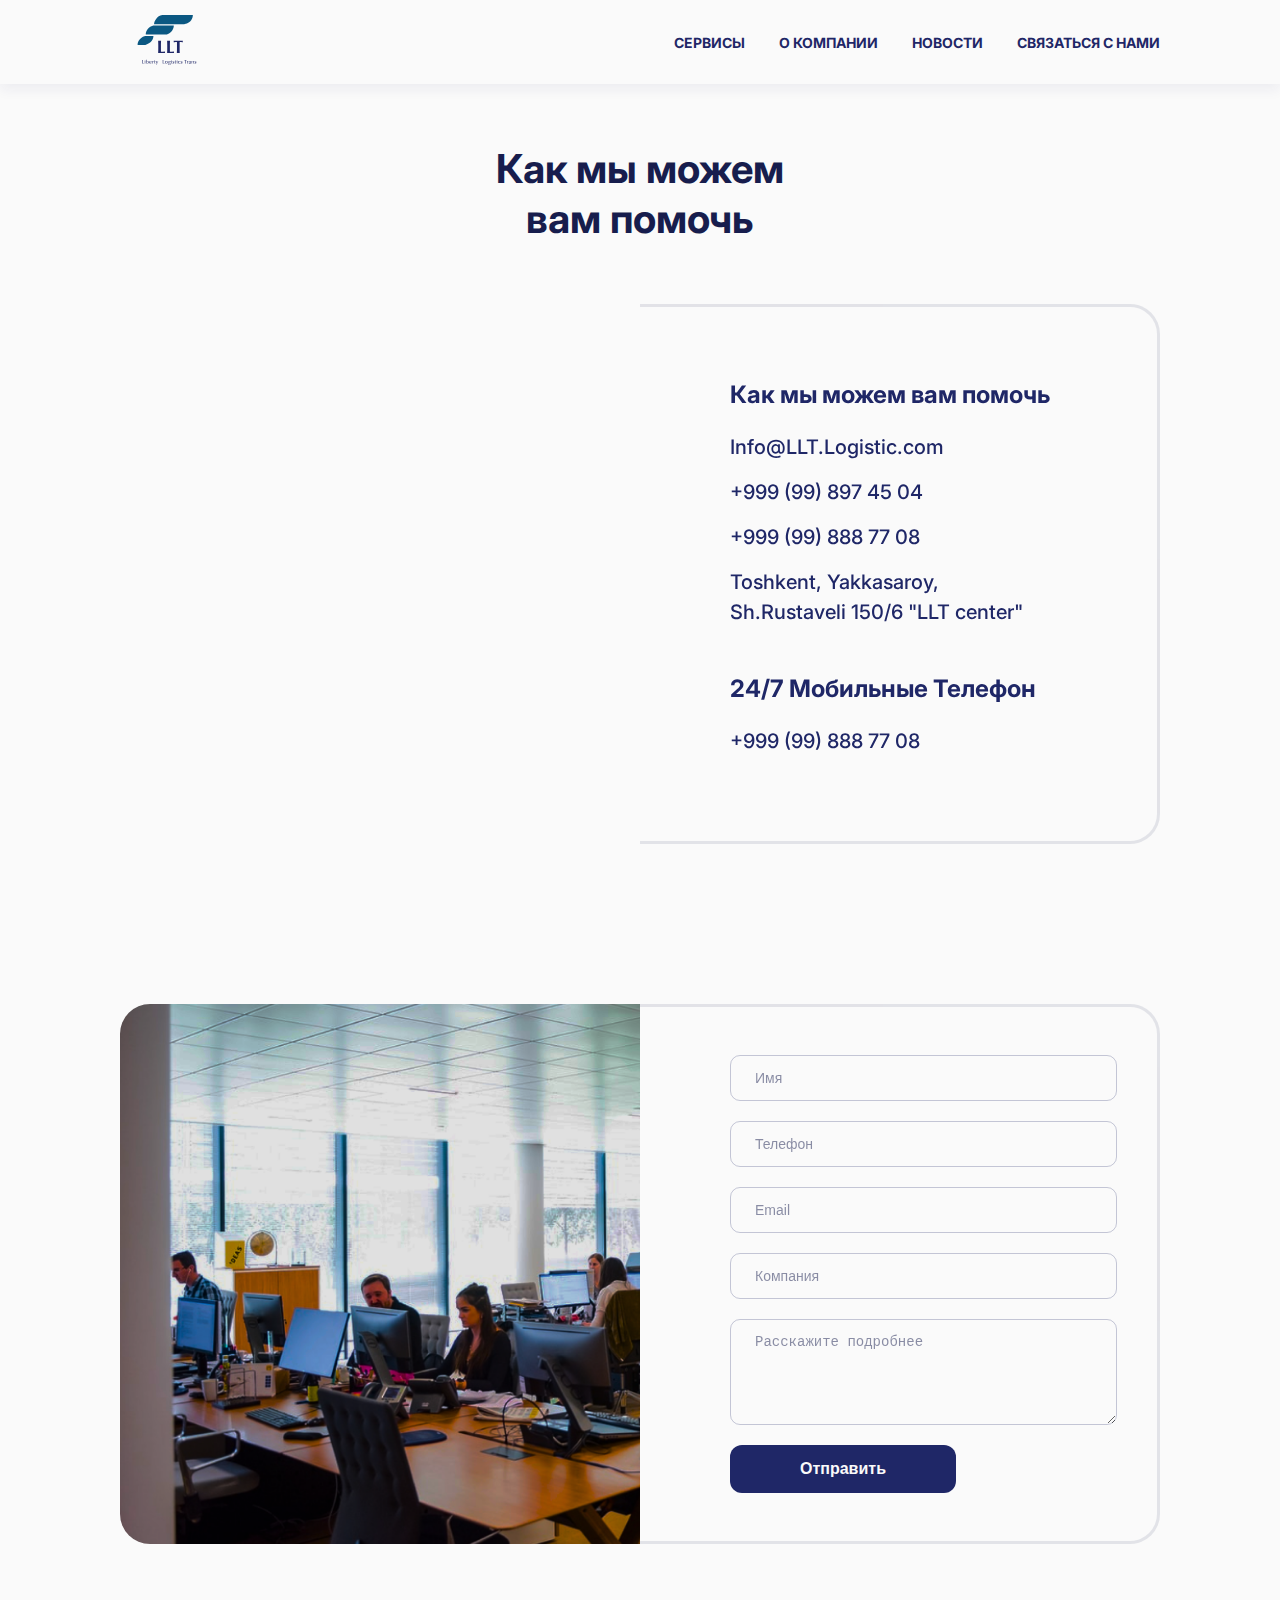
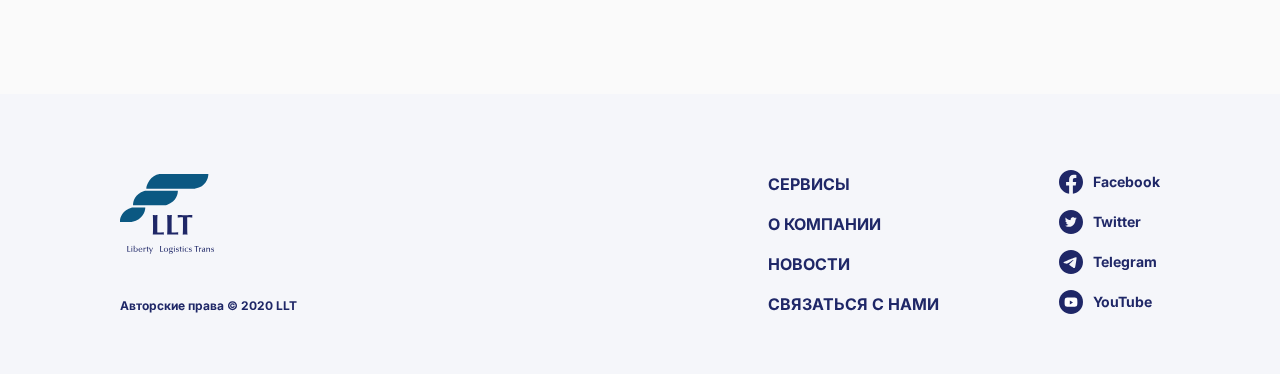
<file: contact.html>
<!DOCTYPE html>
<html lang="en">

<head>
    <meta charset="UTF-8">
    <meta http-equiv="X-UA-Compatible" content="IE=edge">
    <meta name="viewport" content="width=device-width, initial-scale=1.0">
    <title>Document</title>
    <link rel="preconnect" href="https://fonts.googleapis.com">
    <link rel="preconnect" href="https://fonts.gstatic.com" crossorigin>
    <link href="https://fonts.googleapis.com/css2?family=Inter:wght@100;200;300;400;500;600;700;800;900&display=swap"
        rel="stylesheet">
    <link rel="stylesheet" href="./style/main.css">
</head>

<body>
    <header class="header">
        <div class="header-inner container" id="headerInner">
            <a href="./index.html">
                <svg class="header-logo" width="94" height="80" viewBox="0 0 94 80" fill="none"
                    xmlns="http://www.w3.org/2000/svg">
                    <path
                        d="M12.0288 33.5441C1.61463 36.7351 -0.313216 44.4298 0.0381553 47.9225H11.6861C11.9335 47.9225 12.1845 47.8931 12.4241 47.8318C22.6772 45.2056 25.257 37.4785 25.2828 33.6666C25.2838 33.5259 25.1678 33.4162 25.0262 33.4162H12.9033C12.6087 33.4162 12.3104 33.4578 12.0288 33.5441Z"
                        fill="#0B5882" />
                    <path
                        d="M57.8636 16.8376H26.2018C25.5147 16.8376 24.8262 16.9141 24.1691 17.1138C14.9972 19.9014 12.9104 27.6832 13.0378 31.3439H44.6042C45.3537 31.3439 46.1029 31.2448 46.8113 31.0015C57.2539 27.4151 57.8636 19.0938 57.8636 16.8376Z"
                        fill="#0B5882" />
                    <path
                        d="M39.5243 0C30.8869 0.906642 26.0649 11.0092 26.3256 14.7653L74.8949 14.6342C75.0719 14.6337 75.2524 14.6182 75.4264 14.5858C85.6698 12.6817 88.3597 4.49463 88.3597 0H39.5243Z"
                        fill="#0B5882" />
                    <path
                        d="M33.0478 52.865C33.0478 56.0564 32.9904 58.2505 32.8184 60.758C33.4492 60.701 34.2233 60.6155 38.8968 60.6155C41.5346 60.6155 42.8821 60.7295 43.9143 60.758C43.8569 60.416 43.7996 60.1311 43.7996 59.5327C43.7996 58.9343 43.8569 58.6494 43.9143 58.2505C41.7066 58.5069 39.4989 58.6209 37.3485 58.6209C37.3198 57.1392 37.2912 54.9736 37.2912 52.865V48.9898C37.2912 45.7984 37.3485 43.6043 37.5205 41.0968C36.8898 41.1538 36.1156 41.2393 35.1695 41.2393C34.2233 41.2393 33.4492 41.1538 32.8184 41.0968C32.9904 43.6043 33.0478 45.7984 33.0478 48.9898V52.865Z"
                        fill="#1F2767" />
                    <path
                        d="M47.3835 52.865C47.3835 56.0564 47.3262 58.2505 47.1542 60.758C47.7849 60.701 48.5591 60.6155 53.2325 60.6155C55.8703 60.6155 57.2179 60.7295 58.25 60.758C58.1927 60.416 58.1354 60.1311 58.1354 59.5327C58.1354 58.9343 58.1927 58.6494 58.25 58.2505C56.0423 58.5069 53.8346 58.6209 51.6843 58.6209C51.6556 57.1392 51.6269 54.9736 51.6269 52.865V48.9898C51.6269 45.7984 51.6843 43.6043 51.8563 41.0968C51.2255 41.1538 50.4514 41.2393 49.5052 41.2393C48.5591 41.2393 47.7849 41.1538 47.1542 41.0968C47.3262 43.6043 47.3835 45.7984 47.3835 48.9898V52.865Z"
                        fill="#1F2767" />
                    <path
                        d="M62.9746 52.865C62.9746 56.0564 62.9172 58.2505 62.7452 60.758C63.376 60.701 64.1501 60.6155 65.0963 60.6155C66.0424 60.6155 66.8165 60.701 67.4473 60.758C67.2753 58.2505 67.2179 56.0564 67.2179 52.865V45.7414C67.2179 44.6586 67.2179 43.6328 67.2753 43.2339C68.4221 43.2339 70.8306 43.4048 72.3788 43.6043C72.2928 43.1769 72.2355 42.778 72.2355 42.3505C72.2355 41.9231 72.2928 41.5242 72.3788 41.0968C69.9417 41.1823 68.6515 41.2393 65.0963 41.2393C61.541 41.2393 60.2508 41.1823 57.6417 41.0968C57.7277 41.5242 57.785 41.9231 57.785 42.3505C57.785 42.778 57.7277 43.1769 57.6417 43.6043C59.3619 43.4048 61.7704 43.2339 62.8885 43.2339C62.9746 43.6328 62.9746 44.6586 62.9746 45.7414V52.865Z"
                        fill="#1F2767" />
                    <path
                        d="M8.19262 77.2811C8.19262 74.7031 8.19262 74.1395 8.26769 72.0174C8.11756 72.0423 7.95908 72.0672 7.74222 72.0672C7.5337 72.0672 7.42527 72.0423 7.29182 72.0174C7.3085 72.3739 7.35854 73.6007 7.35854 74.728C7.35854 75.8139 7.3502 76.6926 7.28348 77.7536C7.73388 77.7287 7.9424 77.7039 8.67639 77.7039C9.58554 77.7039 9.93585 77.737 10.478 77.7536C10.4613 77.6873 10.4446 77.6044 10.4446 77.4718C10.4446 77.3557 10.4613 77.2728 10.478 77.1982C10.0943 77.2645 9.3937 77.2977 8.96832 77.2977C8.7598 77.2977 8.59298 77.2977 8.19262 77.2811Z"
                        fill="#1F2767" />
                    <path
                        d="M11.4872 75.6481C11.4872 76.2947 11.4622 77.1236 11.4289 77.7536C11.554 77.7205 11.629 77.7039 11.8626 77.7039C12.0794 77.7039 12.1628 77.7205 12.2713 77.7536C12.2212 76.4439 12.2129 76.303 12.2129 75.9217C12.2129 74.5705 12.2379 74.1975 12.2629 73.7416C12.1378 73.7747 12.0211 73.7913 11.8292 73.7913C11.6374 73.7913 11.5373 73.7747 11.4205 73.7416C11.4539 74.1726 11.4872 74.7031 11.4872 75.6481ZM12.3213 72.3821C12.3213 72.1252 12.1128 71.9262 11.8626 71.9262C11.6207 71.9262 11.4122 72.1252 11.4122 72.3821C11.4122 72.6308 11.6207 72.8298 11.8626 72.8298C12.1128 72.8298 12.3213 72.6308 12.3213 72.3821Z"
                        fill="#1F2767" />
                    <path
                        d="M13.9171 77.7536C13.9922 77.6458 14.184 77.4055 14.3591 77.2811C14.6261 77.5464 14.9847 77.8779 15.702 77.8779C16.9615 77.8779 17.7121 76.9413 17.7121 75.6979C17.7121 74.355 16.8113 73.6836 15.8438 73.6836C15.0097 73.6836 14.6344 74.2058 14.4843 74.4296C14.5093 72.8463 14.5093 72.6723 14.5593 71.6361C14.4175 71.6693 14.2757 71.6858 14.1256 71.6858C13.9755 71.6858 13.8253 71.661 13.6752 71.6361C13.7002 72.0506 13.7169 72.2578 13.7169 72.6142C13.7336 73.2525 13.7336 74.3882 13.7336 75.0762C13.7336 75.8802 13.7252 76.991 13.6752 77.7536H13.9171ZM15.6436 77.5132C14.7845 77.5132 14.4259 76.8003 14.4259 75.8636C14.4259 75.101 14.5927 74.7529 14.7929 74.5125C15.0097 74.2472 15.335 74.1063 15.6687 74.1063C16.1441 74.1063 16.8697 74.4379 16.8697 75.731C16.8697 76.6511 16.5278 77.5132 15.6436 77.5132Z"
                        fill="#1F2767" />
                    <path
                        d="M22.344 75.7393C22.3524 75.2917 22.3774 73.6836 20.5174 73.6836C19.1495 73.6836 18.5156 74.6451 18.5156 75.789C18.5156 77.0656 19.2913 77.8614 20.5591 77.8614C21.2347 77.8614 21.7435 77.6707 22.1105 77.3226C22.1188 77.1899 22.1188 77.0573 22.1689 76.8252L22.0688 76.8003C21.9437 76.9744 21.56 77.4718 20.7426 77.4718C20.5007 77.4718 19.9586 77.4469 19.5749 76.8252C19.3497 76.4439 19.3497 75.9714 19.3497 75.7393H22.344ZM19.358 75.3912C19.4331 74.5622 19.7834 74.0151 20.5091 74.0151C21.5099 74.0151 21.5099 75.1176 21.5099 75.3912H19.358Z"
                        fill="#1F2767" />
                    <path
                        d="M25.7693 74.4545C25.7526 74.3218 25.7526 74.2721 25.7526 74.2224C25.7526 73.9737 25.7943 73.8079 25.8277 73.6836C24.8518 73.6007 24.4598 74.3136 24.318 74.6451C24.318 74.4959 24.318 74.1643 24.3847 73.7084C24.2513 73.7416 24.1428 73.7582 23.9593 73.7582C23.7758 73.7582 23.6591 73.7416 23.534 73.7084C23.5673 74.2472 23.6007 74.7031 23.6007 75.6398C23.6007 76.933 23.5673 77.2148 23.5089 77.7536C23.634 77.7205 23.7258 77.7039 23.926 77.7039C24.1428 77.7039 24.2513 77.7205 24.3764 77.7536C24.368 77.4966 24.368 77.4386 24.3347 76.8584C24.3263 76.6843 24.3263 76.4025 24.3263 76.3196C24.3263 75.3 24.343 75.1176 24.4598 74.8606C24.5432 74.7031 24.8018 74.3882 25.2772 74.3882C25.5024 74.3882 25.6025 74.4379 25.7109 74.4959L25.7693 74.4545Z"
                        fill="#1F2767" />
                    <path
                        d="M27.0138 75.4906C26.9971 76.2698 26.9971 76.419 26.9971 76.5517C26.9971 77.0739 27.0471 77.2148 27.1139 77.3309C27.2556 77.5712 27.5309 77.8282 28.0063 77.8282C28.1982 77.8282 28.5235 77.7785 28.7153 77.6707C28.6986 77.563 28.6986 77.5298 28.7153 77.4386C28.6069 77.4552 28.4067 77.4884 28.3316 77.4884C27.8562 77.4884 27.7478 77.1236 27.7478 76.4522C27.7478 75.6979 27.7561 74.9352 27.7895 74.1809C28.1314 74.1809 28.4817 74.1975 28.6903 74.2058C28.6819 74.1478 28.6736 74.098 28.6736 74.0068C28.6736 73.9157 28.6819 73.8659 28.6903 73.7996C28.4067 73.8245 28.0981 73.8411 27.7895 73.8411C27.8061 73.294 27.8061 73.2277 27.8478 72.5396C27.6894 72.6308 27.2306 72.8795 26.9971 72.9209C27.0138 73.352 27.0138 73.5509 27.0138 73.8411C26.8553 73.8411 26.7218 73.8328 26.6134 73.8245C26.505 73.8162 26.4132 73.8079 26.3465 73.7996C26.3548 73.8659 26.3632 73.924 26.3632 74.0068C26.3632 74.098 26.3548 74.1561 26.3465 74.2141C26.6968 74.1892 26.7469 74.1809 27.0138 74.1809V75.4906Z"
                        fill="#1F2767" />
                    <path
                        d="M30.7422 77.8614C30.4085 78.5411 30.0499 79.2042 29.6829 79.884C29.833 79.8508 29.9498 79.8342 30.0582 79.8342C30.1833 79.8342 30.2918 79.8591 30.3502 79.884C30.7171 78.6489 31.3177 77.3557 31.8849 76.1289C31.9849 75.93 32.0767 75.731 32.1684 75.5321C32.8274 74.098 32.9024 73.9405 33.0526 73.7084C32.9858 73.7333 32.8774 73.7582 32.7189 73.7582C32.5688 73.7582 32.4437 73.7333 32.3519 73.7084C31.9516 75.0596 31.2593 76.7423 31.1675 76.7423C31.1175 76.7423 31.0508 76.6014 30.9924 76.4605C30.567 75.4409 30.0249 73.9322 29.9498 73.7084C29.783 73.7582 29.6829 73.7582 29.4994 73.7582C29.2408 73.7582 29.1157 73.7416 28.9739 73.7084C29.2241 74.2224 29.2742 74.3384 29.5161 74.927C29.7663 75.5155 30.1583 76.4522 30.4085 77.0407L30.7422 77.8614Z"
                        fill="#1F2767" />
                    <path
                        d="M41.0264 77.2811C41.0264 74.7031 41.0264 74.1395 41.1014 72.0174C40.9513 72.0423 40.7928 72.0672 40.576 72.0672C40.3674 72.0672 40.259 72.0423 40.1256 72.0174C40.1422 72.3739 40.1923 73.6007 40.1923 74.728C40.1923 75.8139 40.184 76.6926 40.1172 77.7536C40.5676 77.7287 40.7761 77.7039 41.5101 77.7039C42.4193 77.7039 42.7696 77.737 43.3118 77.7536C43.2951 77.6873 43.2784 77.6044 43.2784 77.4718C43.2784 77.3557 43.2951 77.2728 43.3118 77.1982C42.9281 77.2645 42.2275 77.2977 41.8021 77.2977C41.5935 77.2977 41.4267 77.2977 41.0264 77.2811Z"
                        fill="#1F2767" />
                    <path
                        d="M45.9577 73.6753C44.7066 73.6753 43.8392 74.4793 43.8392 75.7725C43.8392 77.4718 45.0736 77.8697 45.9577 77.8697C47.2255 77.8697 48.143 77.0407 48.143 75.7227C48.143 74.7114 47.5425 73.6753 45.9577 73.6753ZM46.0078 74.0068C47.0921 74.0068 47.2923 75.1093 47.2923 75.7559C47.2923 76.8501 46.7668 77.5381 45.9661 77.5381C45.1987 77.5381 44.6899 76.8998 44.6899 75.7476C44.6899 75.4989 44.6899 74.0068 46.0078 74.0068Z"
                        fill="#1F2767" />
                    <path
                        d="M49.0799 75.0181C49.0799 75.5238 49.3135 75.9631 49.889 76.1786C49.7472 76.2118 49.2134 76.4356 49.2134 76.991C49.2134 77.2148 49.2885 77.5298 49.8306 77.679C49.6555 77.7453 48.9131 78.0023 48.9131 78.7649C48.9131 79.312 49.3385 80 50.6814 80C52.4413 80 52.8833 78.8146 52.8833 78.2178C52.8833 77.8945 52.7582 77.621 52.5497 77.4386C52.3745 77.2811 52.1243 77.1319 51.4154 77.1153C51.332 77.1153 50.9149 77.1236 50.8232 77.1236C49.9057 77.1236 49.8473 76.9081 49.8473 76.6843C49.8473 76.4853 49.9724 76.2864 50.2143 76.2864C50.231 76.2864 50.7064 76.3196 50.7981 76.3196C51.749 76.3196 52.4746 75.8388 52.4746 74.9601C52.4746 74.6037 52.3245 74.3384 52.1243 74.1643C52.3579 74.1643 52.6748 74.1643 52.8917 74.1809C52.8833 74.1063 52.8667 74.04 52.8667 73.9654C52.8667 73.8991 52.8833 73.8245 52.8917 73.7582C52.483 73.7913 52.3996 73.7913 52.1327 73.7913C51.8074 73.7913 51.7073 73.783 51.2652 73.7084C51.0734 73.6753 50.8982 73.667 50.7064 73.667C49.8139 73.667 49.0799 74.1395 49.0799 75.0181ZM50.7398 76.0377C50.2643 76.0377 49.8723 75.7393 49.8723 75.043C49.8723 74.728 49.9474 73.9488 50.7815 73.9488C51.2152 73.9488 51.6823 74.2224 51.6823 74.9435C51.6823 75.3994 51.4988 76.0377 50.7398 76.0377ZM50.8565 79.6601C50.0725 79.6601 49.5387 79.2871 49.5387 78.6737C49.5387 77.7205 50.6397 77.7205 50.8398 77.7205C51.3653 77.7205 52.1911 77.8448 52.1911 78.6157C52.1911 79.1711 51.724 79.6601 50.8565 79.6601Z"
                        fill="#1F2767" />
                    <path
                        d="M53.9732 75.6481C53.9732 76.2947 53.9482 77.1236 53.9148 77.7536C54.0399 77.7205 54.115 77.7039 54.3485 77.7039C54.5654 77.7039 54.6488 77.7205 54.7572 77.7536C54.7072 76.4439 54.6988 76.303 54.6988 75.9217C54.6988 74.5705 54.7239 74.1975 54.7489 73.7416C54.6238 73.7747 54.507 73.7913 54.3152 73.7913C54.1233 73.7913 54.0232 73.7747 53.9065 73.7416C53.9398 74.1726 53.9732 74.7031 53.9732 75.6481ZM54.8073 72.3821C54.8073 72.1252 54.5987 71.9262 54.3485 71.9262C54.1066 71.9262 53.8981 72.1252 53.8981 72.3821C53.8981 72.6308 54.1066 72.8298 54.3485 72.8298C54.5987 72.8298 54.8073 72.6308 54.8073 72.3821Z"
                        fill="#1F2767" />
                    <path
                        d="M58.3798 74.6451C58.4048 74.3633 58.4632 74.1643 58.5466 73.9488C58.3548 73.8494 58.0211 73.6753 57.4456 73.6753C56.2946 73.6753 56.0027 74.4379 56.0027 74.9104C56.0027 75.6398 56.5949 75.8968 56.9535 76.0129C57.8293 76.2947 58.1129 76.3859 58.1129 76.8584C58.1129 77.3309 57.7042 77.5381 57.2705 77.5381C57.087 77.5381 56.8701 77.5049 56.6616 77.3806C56.353 77.1982 56.2696 76.9744 56.2112 76.8335L56.1111 76.8584C56.0944 76.9661 56.0277 77.3226 55.9193 77.5215C56.011 77.5878 56.4781 77.8697 57.1537 77.8697C58.3131 77.8697 58.7551 77.1651 58.7551 76.5351C58.7551 75.7062 58.1546 75.5487 57.4123 75.358C57.1203 75.2834 56.6282 75.1093 56.6282 74.6285C56.6282 74.2721 56.8951 74.0068 57.4039 74.0068C57.5374 74.0068 57.7709 74.0234 57.9461 74.1478C58.188 74.3136 58.238 74.5208 58.2714 74.6451H58.3798Z"
                        fill="#1F2767" />
                    <path
                        d="M60.0674 75.4906C60.0508 76.2698 60.0508 76.419 60.0508 76.5517C60.0508 77.0739 60.1008 77.2148 60.1675 77.3309C60.3093 77.5712 60.5846 77.8282 61.06 77.8282C61.2518 77.8282 61.5771 77.7785 61.769 77.6707C61.7523 77.563 61.7523 77.5298 61.769 77.4386C61.6605 77.4552 61.4604 77.4884 61.3853 77.4884C60.9099 77.4884 60.8014 77.1236 60.8014 76.4522C60.8014 75.6979 60.8098 74.9352 60.8431 74.1809C61.1851 74.1809 61.5354 74.1975 61.7439 74.2058C61.7356 74.1478 61.7273 74.098 61.7273 74.0068C61.7273 73.9157 61.7356 73.8659 61.7439 73.7996C61.4604 73.8245 61.1517 73.8411 60.8431 73.8411C60.8598 73.294 60.8598 73.2277 60.9015 72.5396C60.743 72.6308 60.2843 72.8795 60.0508 72.9209C60.0674 73.352 60.0674 73.5509 60.0674 73.8411C59.909 73.8411 59.7755 73.8328 59.6671 73.8245C59.5587 73.8162 59.4669 73.8079 59.4002 73.7996C59.4085 73.8659 59.4169 73.924 59.4169 74.0068C59.4169 74.098 59.4085 74.1561 59.4002 74.2141C59.7505 74.1892 59.8005 74.1809 60.0674 74.1809V75.4906Z"
                        fill="#1F2767" />
                    <path
                        d="M62.7783 75.6481C62.7783 76.2947 62.7532 77.1236 62.7199 77.7536C62.845 77.7205 62.9201 77.7039 63.1536 77.7039C63.3705 77.7039 63.4539 77.7205 63.5623 77.7536C63.5123 76.4439 63.5039 76.303 63.5039 75.9217C63.5039 74.5705 63.5289 74.1975 63.554 73.7416C63.4288 73.7747 63.3121 73.7913 63.1202 73.7913C62.9284 73.7913 62.8283 73.7747 62.7115 73.7416C62.7449 74.1726 62.7783 74.7031 62.7783 75.6481ZM63.6123 72.3821C63.6123 72.1252 63.4038 71.9262 63.1536 71.9262C62.9117 71.9262 62.7032 72.1252 62.7032 72.3821C62.7032 72.6308 62.9117 72.8298 63.1536 72.8298C63.4038 72.8298 63.6123 72.6308 63.6123 72.3821Z"
                        fill="#1F2767" />
                    <path
                        d="M68.1441 77.0324C67.8438 77.3557 67.3517 77.4801 67.0097 77.4801C66.526 77.4801 65.5501 77.2314 65.5501 75.7062C65.5501 74.67 66.0338 74.0151 66.9597 74.0151C67.2599 74.0151 67.7354 74.0897 67.9773 74.7031H68.0773C68.1024 74.5457 68.1357 74.3136 68.2608 73.9986C67.8438 73.7582 67.3767 73.667 66.8846 73.667C65.5084 73.667 64.6826 74.5042 64.6826 75.7725C64.6826 76.8252 65.3082 77.8614 66.8929 77.8614C67.4434 77.8614 67.8772 77.7039 68.1274 77.5381C68.1357 77.422 68.1441 77.2811 68.2191 77.0573L68.1441 77.0324Z"
                        fill="#1F2767" />
                    <path
                        d="M71.3553 74.6451C71.3803 74.3633 71.4387 74.1643 71.5221 73.9488C71.3303 73.8494 70.9966 73.6753 70.4211 73.6753C69.2701 73.6753 68.9781 74.4379 68.9781 74.9104C68.9781 75.6398 69.5703 75.8968 69.929 76.0129C70.8048 76.2947 71.0884 76.3859 71.0884 76.8584C71.0884 77.3309 70.6797 77.5381 70.2459 77.5381C70.0625 77.5381 69.8456 77.5049 69.6371 77.3806C69.3285 77.1982 69.2451 76.9744 69.1867 76.8335L69.0866 76.8584C69.0699 76.9661 69.0032 77.3226 68.8947 77.5215C68.9865 77.5878 69.4536 77.8697 70.1292 77.8697C71.2886 77.8697 71.7306 77.1651 71.7306 76.5351C71.7306 75.7062 71.1301 75.5487 70.3877 75.358C70.0958 75.2834 69.6037 75.1093 69.6037 74.6285C69.6037 74.2721 69.8706 74.0068 70.3794 74.0068C70.5129 74.0068 70.7464 74.0234 70.9216 74.1478C71.1634 74.3136 71.2135 74.5208 71.2468 74.6451H71.3553Z"
                        fill="#1F2767" />
                    <path
                        d="M76.1874 74.5125C76.1874 75.6315 76.1624 76.8418 76.0956 77.7536C76.1707 77.737 76.3375 77.7039 76.5294 77.7039C76.5961 77.7039 76.7796 77.7122 77.0632 77.7536C76.9714 76.5019 77.0048 75.2005 77.0048 74.1975C77.0048 73.6338 77.0131 73.0536 77.0215 72.4816C78.0224 72.4899 78.5395 72.5479 78.7981 72.5977C78.7814 72.5065 78.7647 72.4319 78.7647 72.3075C78.7647 72.1832 78.7814 72.092 78.7981 72.0174C78.2643 72.0672 77.3801 72.0672 76.5627 72.0672C75.9038 72.0672 74.8362 72.0672 74.3191 72.0174C74.3357 72.1003 74.3524 72.1749 74.3524 72.3075C74.3524 72.4319 74.3357 72.5065 74.3191 72.5977C74.6861 72.5231 75.2949 72.4899 76.1707 72.4816C76.1791 73.0453 76.1874 73.7582 76.1874 74.5125Z"
                        fill="#1F2767" />
                    <path
                        d="M81.2551 74.4545C81.2385 74.3218 81.2385 74.2721 81.2385 74.2224C81.2385 73.9737 81.2802 73.8079 81.3135 73.6836C80.3377 73.6007 79.9456 74.3136 79.8039 74.6451C79.8039 74.4959 79.8038 74.1643 79.8706 73.7084C79.7371 73.7416 79.6287 73.7582 79.4452 73.7582C79.2617 73.7582 79.1449 73.7416 79.0198 73.7084C79.0532 74.2472 79.0865 74.7031 79.0865 75.6398C79.0865 76.933 79.0532 77.2148 78.9948 77.7536C79.1199 77.7205 79.2117 77.7039 79.4118 77.7039C79.6287 77.7039 79.7371 77.7205 79.8622 77.7536C79.8539 77.4966 79.8539 77.4386 79.8205 76.8584C79.8122 76.6843 79.8122 76.4025 79.8122 76.3196C79.8122 75.3 79.8289 75.1176 79.9456 74.8606C80.0291 74.7031 80.2876 74.3882 80.763 74.3882C80.9882 74.3882 81.0883 74.4379 81.1968 74.4959L81.2551 74.4545Z"
                        fill="#1F2767" />
                    <path
                        d="M82.3284 74.7197C82.4034 74.5457 82.5869 74.1063 83.2792 74.1063C83.8214 74.1063 84.2134 74.4462 84.2134 75.0099C84.2134 75.242 84.1383 75.3497 83.9048 75.4077L83.1791 75.5652C82.5035 75.7144 81.7946 75.8719 81.7946 76.7506C81.7946 77.2065 82.0865 77.8531 82.9456 77.8531C83.5962 77.8531 83.9465 77.5381 84.2051 77.2728C84.2968 77.6458 84.5637 77.8116 84.839 77.8116C85.0725 77.8116 85.256 77.7205 85.4395 77.6293L85.4312 77.3972C85.3895 77.4137 85.3227 77.4386 85.2226 77.4386C84.914 77.4386 84.914 77.1982 84.914 76.4688C84.914 76.2532 84.9474 75.2171 84.9474 74.9767C84.9474 74.471 84.7973 74.2307 84.6054 74.0483C84.2718 73.7416 83.813 73.6753 83.4877 73.6753C82.8038 73.6753 82.3951 73.9737 82.1365 74.1809L82.1032 74.7197H82.3284ZM84.1967 76.5931C84.1967 77.049 83.738 77.3806 83.3126 77.3806C83.0207 77.3806 82.6036 77.2231 82.6036 76.6843C82.6036 76.2367 82.7621 75.8968 84.1967 75.6813V76.5931Z"
                        fill="#1F2767" />
                    <path
                        d="M86.3987 75.4741C86.3987 76.7174 86.357 77.248 86.3153 77.7536C86.4404 77.7287 86.5655 77.7039 86.7573 77.7039C86.9492 77.7039 87.0826 77.7287 87.1994 77.7536C87.1744 77.4469 87.1327 77.0242 87.1327 76.3776C87.1327 75.988 87.1327 75.0513 87.2828 74.7612C87.483 74.3882 87.8333 74.1892 88.2754 74.1892C89.2012 74.1892 89.2429 74.9767 89.2429 75.8056C89.2429 75.9548 89.2429 76.8667 89.1678 77.7536C89.2929 77.7205 89.393 77.7039 89.6099 77.7039C89.8184 77.7039 89.9185 77.7205 90.0353 77.7536C90.0186 77.6293 90.0103 77.049 90.0103 76.8915C90.0103 76.6097 90.0436 75.2088 90.0436 75.1259C90.0436 74.6534 89.9769 73.6836 88.609 73.6836C87.8166 73.6836 87.3579 74.1063 87.141 74.4959C87.1494 74.3799 87.1744 73.8328 87.1827 73.7084C87.0409 73.7333 86.9325 73.7582 86.774 73.7582C86.6155 73.7582 86.5071 73.7333 86.357 73.7084C86.3737 74.2887 86.3987 74.927 86.3987 75.4741Z"
                        fill="#1F2767" />
                    <path
                        d="M93.6245 74.6451C93.6496 74.3633 93.708 74.1643 93.7914 73.9488C93.5995 73.8494 93.2659 73.6753 92.6904 73.6753C91.5394 73.6753 91.2474 74.4379 91.2474 74.9104C91.2474 75.6398 91.8396 75.8968 92.1983 76.0129C93.0741 76.2947 93.3577 76.3859 93.3577 76.8584C93.3577 77.3309 92.949 77.5381 92.5152 77.5381C92.3317 77.5381 92.1149 77.5049 91.9064 77.3806C91.5977 77.1982 91.5143 76.9744 91.4559 76.8335L91.3559 76.8584C91.3392 76.9661 91.2724 77.3226 91.164 77.5215C91.2558 77.5878 91.7229 77.8697 92.3985 77.8697C93.5578 77.8697 93.9999 77.1651 93.9999 76.5351C93.9999 75.7062 93.3994 75.5487 92.657 75.358C92.3651 75.2834 91.873 75.1093 91.873 74.6285C91.873 74.2721 92.1399 74.0068 92.6487 74.0068C92.7821 74.0068 93.0157 74.0234 93.1908 74.1478C93.4327 74.3136 93.4828 74.5208 93.5161 74.6451H93.6245Z"
                        fill="#1F2767" />
                </svg>
            </a>
            <div class="header-inner-linkBox">
                <a href="./services.html">СЕРВИСЫ</a>
                <a href="./aboutCompany.html">О КОМПАНИИ </a>
                <a href="./newsPage.html">НОВОСТИ</a>
                <a href="./contact.html">СВЯЗАТЬСЯ С НАМИ</a>
            </div>
            <button class="burger" id="burger" onclick="openNav(event)"><span></span></button>
        </div>
    </header>

    <section class="map-section">
        <div class="map-section-inner container">
            <h1 class="map-section-inner-title">
                Как мы можем <br /> вам помочь
            </h1>
            <div class="map-section-inner-center">
                <div class="map-section-inner-center-left">
                    <iframe
                        src="https://www.google.com/maps/embed?pb=!1m18!1m12!1m3!1d23976.642281706954!2d69.25120468616703!3d41.307150694387424!2m3!1f0!2f0!3f0!3m2!1i1024!2i768!4f13.1!3m3!1m2!1s0x38ae8bf3870c714d%3A0x6ddece20c220333b!2z0J_QsNGA0LogTWFnaWMgQ2l0eQ!5e0!3m2!1sru!2s!4v1638357570469!5m2!1sru!2s"
                        width="100%" height="100%" style="border:0;" allowfullscreen="" loading="lazy"></iframe>
                </div>
                <div class="map-section-inner-center-right">
                    <h4 class="title">Как мы можем вам помочь</h4>
                    <p class="subtitle">Info@LLT.Logistic.com</p>
                    <p class="subtitle">+999 (99) 897 45 04</p>
                    <p class="subtitle">+999 (99) 888 77 08</p>
                    <p class="subtitle">Toshkent, Yakkasaroy, <br /> Sh.Rustaveli 150/6 "LLT center"</p>
                    <h4 class="title">24/7 Мобильные Телефон</h4>
                    <p class="subtitle">+999 (99) 888 77 08</p>
                </div>
            </div>
        </div>
    </section>

    <section class="sendForm-section">
        <div class="sendForm-section-inner container">
            <div class="sendForm-section-inner-center">
                <div class="sendForm-section-inner-center-left">
                    <img src="./images/sendFormSectionImg.png" alt="?">
                </div>
                <div class="sendForm-section-inner-center-right">
                    <form action="">
                        <input type="text" id="" placeholder="Имя">
                        <input type="text" id="" placeholder="Телефон">
                        <input type="text" id="" placeholder="Email">
                        <input type="text" id="" placeholder="Компания">
                        <textarea id="" cols="30" rows="4" placeholder="Расскажите подробнее"></textarea>
                        <button class="primary-btn">Отправить</button>
                    </form>
                </div>
            </div>
        </div>
    </section>

    <footer class="footer">
        <div class="footer-inner container">
            <div class="footer-inner-left">
                <svg class="logo" width="94" height="80" viewBox="0 0 94 80" fill="none"
                    xmlns="http://www.w3.org/2000/svg">
                    <path
                        d="M12.0288 33.5439C1.61463 36.7349 -0.313216 44.4296 0.0381553 47.9223H11.6861C11.9335 47.9223 12.1845 47.893 12.4241 47.8316C22.6772 45.2054 25.257 37.4783 25.2828 33.6664C25.2838 33.5257 25.1678 33.416 25.0262 33.416H12.9033C12.6087 33.416 12.3104 33.4576 12.0288 33.5439Z"
                        fill="#0B5882" />
                    <path
                        d="M57.8636 16.8374H26.2018C25.5147 16.8374 24.8262 16.9138 24.1691 17.1136C14.9972 19.9012 12.9104 27.683 13.0378 31.3437H44.6042C45.3537 31.3437 46.1029 31.2446 46.8113 31.0013C57.2539 27.4148 57.8636 19.0936 57.8636 16.8374Z"
                        fill="#0B5882" />
                    <path
                        d="M39.5243 0C30.8869 0.906642 26.0649 11.0092 26.3256 14.7653L74.8949 14.6342C75.0719 14.6337 75.2524 14.6182 75.4264 14.5858C85.6698 12.6817 88.3597 4.49463 88.3597 0H39.5243Z"
                        fill="#0B5882" />
                    <path
                        d="M33.0478 52.8649C33.0478 56.0563 32.9904 58.2503 32.8184 60.7579C33.4492 60.7009 34.2233 60.6154 38.8968 60.6154C41.5346 60.6154 42.8821 60.7294 43.9143 60.7579C43.8569 60.4159 43.7996 60.131 43.7996 59.5326C43.7996 58.9342 43.8569 58.6493 43.9143 58.2503C41.7066 58.5068 39.4989 58.6208 37.3485 58.6208C37.3198 57.1391 37.2912 54.9735 37.2912 52.8649V48.9896C37.2912 45.7983 37.3485 43.6042 37.5205 41.0967C36.8898 41.1537 36.1156 41.2392 35.1695 41.2392C34.2233 41.2392 33.4492 41.1537 32.8184 41.0967C32.9904 43.6042 33.0478 45.7983 33.0478 48.9896V52.8649Z"
                        fill="#1F2767" />
                    <path
                        d="M47.3835 52.8649C47.3835 56.0563 47.3262 58.2503 47.1542 60.7579C47.7849 60.7009 48.5591 60.6154 53.2325 60.6154C55.8703 60.6154 57.2179 60.7294 58.25 60.7579C58.1927 60.4159 58.1354 60.131 58.1354 59.5326C58.1354 58.9342 58.1927 58.6493 58.25 58.2503C56.0423 58.5068 53.8346 58.6208 51.6843 58.6208C51.6556 57.1391 51.6269 54.9735 51.6269 52.8649V48.9896C51.6269 45.7983 51.6843 43.6042 51.8563 41.0967C51.2255 41.1537 50.4514 41.2392 49.5052 41.2392C48.5591 41.2392 47.7849 41.1537 47.1542 41.0967C47.3262 43.6042 47.3835 45.7983 47.3835 48.9896V52.8649Z"
                        fill="#1F2767" />
                    <path
                        d="M62.9746 52.8649C62.9746 56.0563 62.9172 58.2503 62.7452 60.7579C63.376 60.7009 64.1501 60.6154 65.0963 60.6154C66.0424 60.6154 66.8165 60.7009 67.4473 60.7579C67.2753 58.2503 67.2179 56.0563 67.2179 52.8649V45.7413C67.2179 44.6585 67.2179 43.6327 67.2753 43.2338C68.4221 43.2338 70.8306 43.4047 72.3788 43.6042C72.2928 43.1768 72.2355 42.7779 72.2355 42.3504C72.2355 41.923 72.2928 41.5241 72.3788 41.0967C69.9417 41.1822 68.6515 41.2392 65.0963 41.2392C61.541 41.2392 60.2508 41.1822 57.6417 41.0967C57.7277 41.5241 57.785 41.923 57.785 42.3504C57.785 42.7779 57.7277 43.1768 57.6417 43.6042C59.3619 43.4047 61.7704 43.2338 62.8885 43.2338C62.9746 43.6327 62.9746 44.6585 62.9746 45.7413V52.8649Z"
                        fill="#1F2767" />
                    <path
                        d="M8.19262 77.2808C8.19262 74.7028 8.19262 74.1391 8.26769 72.017C8.11756 72.0419 7.95908 72.0668 7.74222 72.0668C7.5337 72.0668 7.42527 72.0419 7.29182 72.017C7.3085 72.3735 7.35854 73.6003 7.35854 74.7276C7.35854 75.8135 7.3502 76.6922 7.28348 77.7532C7.73388 77.7284 7.9424 77.7035 8.67639 77.7035C9.58554 77.7035 9.93585 77.7367 10.478 77.7532C10.4613 77.6869 10.4446 77.604 10.4446 77.4714C10.4446 77.3554 10.4613 77.2725 10.478 77.1979C10.0943 77.2642 9.3937 77.2973 8.96832 77.2973C8.7598 77.2973 8.59298 77.2973 8.19262 77.2808Z"
                        fill="#1F2767" />
                    <path
                        d="M11.4872 75.6478C11.4872 76.2943 11.4622 77.1233 11.4289 77.7532C11.554 77.7201 11.629 77.7035 11.8626 77.7035C12.0794 77.7035 12.1628 77.7201 12.2713 77.7532C12.2212 76.4435 12.2129 76.3026 12.2129 75.9213C12.2129 74.5702 12.2379 74.1971 12.2629 73.7412C12.1378 73.7744 12.0211 73.791 11.8292 73.791C11.6374 73.791 11.5373 73.7744 11.4205 73.7412C11.4539 74.1723 11.4872 74.7028 11.4872 75.6478ZM12.3213 72.3818C12.3213 72.1248 12.1128 71.9259 11.8626 71.9259C11.6207 71.9259 11.4122 72.1248 11.4122 72.3818C11.4122 72.6305 11.6207 72.8294 11.8626 72.8294C12.1128 72.8294 12.3213 72.6305 12.3213 72.3818Z"
                        fill="#1F2767" />
                    <path
                        d="M13.9171 77.7532C13.9922 77.6455 14.184 77.4051 14.3591 77.2808C14.6261 77.546 14.9847 77.8776 15.702 77.8776C16.9615 77.8776 17.7121 76.9409 17.7121 75.6975C17.7121 74.3546 16.8113 73.6832 15.8438 73.6832C15.0097 73.6832 14.6344 74.2054 14.4843 74.4292C14.5093 72.846 14.5093 72.6719 14.5593 71.6357C14.4175 71.6689 14.2757 71.6855 14.1256 71.6855C13.9755 71.6855 13.8253 71.6606 13.6752 71.6357C13.7002 72.0502 13.7169 72.2574 13.7169 72.6139C13.7336 73.2522 13.7336 74.3878 13.7336 75.0758C13.7336 75.8799 13.7252 76.9906 13.6752 77.7532H13.9171ZM15.6436 77.5129C14.7845 77.5129 14.4259 76.8 14.4259 75.8633C14.4259 75.1007 14.5927 74.7525 14.7929 74.5121C15.0097 74.2469 15.335 74.106 15.6687 74.106C16.1441 74.106 16.8697 74.4375 16.8697 75.7307C16.8697 76.6508 16.5278 77.5129 15.6436 77.5129Z"
                        fill="#1F2767" />
                    <path
                        d="M22.344 75.7389C22.3524 75.2913 22.3774 73.6832 20.5174 73.6832C19.1495 73.6832 18.5156 74.6448 18.5156 75.7887C18.5156 77.0652 19.2913 77.861 20.5591 77.861C21.2347 77.861 21.7435 77.6704 22.1105 77.3222C22.1188 77.1896 22.1188 77.0569 22.1689 76.8248L22.0688 76.8C21.9437 76.974 21.56 77.4714 20.7426 77.4714C20.5007 77.4714 19.9586 77.4465 19.5749 76.8248C19.3497 76.4435 19.3497 75.971 19.3497 75.7389H22.344ZM19.358 75.3908C19.4331 74.5619 19.7834 74.0148 20.5091 74.0148C21.5099 74.0148 21.5099 75.1172 21.5099 75.3908H19.358Z"
                        fill="#1F2767" />
                    <path
                        d="M25.7693 74.4541C25.7526 74.3215 25.7526 74.2717 25.7526 74.222C25.7526 73.9733 25.7943 73.8075 25.8277 73.6832C24.8518 73.6003 24.4598 74.3132 24.318 74.6448C24.318 74.4955 24.318 74.164 24.3847 73.7081C24.2513 73.7412 24.1428 73.7578 23.9593 73.7578C23.7758 73.7578 23.6591 73.7412 23.534 73.7081C23.5673 74.2469 23.6007 74.7028 23.6007 75.6395C23.6007 76.9326 23.5673 77.2144 23.5089 77.7532C23.634 77.7201 23.7258 77.7035 23.926 77.7035C24.1428 77.7035 24.2513 77.7201 24.3764 77.7532C24.368 77.4963 24.368 77.4383 24.3347 76.858C24.3263 76.6839 24.3263 76.4021 24.3263 76.3192C24.3263 75.2996 24.343 75.1172 24.4598 74.8603C24.5432 74.7028 24.8018 74.3878 25.2772 74.3878C25.5024 74.3878 25.6025 74.4375 25.7109 74.4955L25.7693 74.4541Z"
                        fill="#1F2767" />
                    <path
                        d="M27.0138 75.4903C26.9971 76.2695 26.9971 76.4187 26.9971 76.5513C26.9971 77.0735 27.0471 77.2144 27.1139 77.3305C27.2556 77.5709 27.5309 77.8278 28.0063 77.8278C28.1982 77.8278 28.5235 77.7781 28.7153 77.6704C28.6986 77.5626 28.6986 77.5294 28.7153 77.4383C28.6069 77.4548 28.4067 77.488 28.3316 77.488C27.8562 77.488 27.7478 77.1233 27.7478 76.4518C27.7478 75.6975 27.7561 74.9349 27.7895 74.1806C28.1314 74.1806 28.4817 74.1971 28.6903 74.2054C28.6819 74.1474 28.6736 74.0977 28.6736 74.0065C28.6736 73.9153 28.6819 73.8656 28.6903 73.7992C28.4067 73.8241 28.0981 73.8407 27.7895 73.8407C27.8061 73.2936 27.8061 73.2273 27.8478 72.5393C27.6894 72.6305 27.2306 72.8791 26.9971 72.9206C27.0138 73.3516 27.0138 73.5506 27.0138 73.8407C26.8553 73.8407 26.7218 73.8324 26.6134 73.8241C26.505 73.8158 26.4132 73.8075 26.3465 73.7992C26.3548 73.8656 26.3632 73.9236 26.3632 74.0065C26.3632 74.0977 26.3548 74.1557 26.3465 74.2137C26.6968 74.1888 26.7469 74.1806 27.0138 74.1806V75.4903Z"
                        fill="#1F2767" />
                    <path
                        d="M30.7422 77.861C30.4085 78.5407 30.0499 79.2039 29.6829 79.8836C29.833 79.8504 29.9498 79.8339 30.0582 79.8339C30.1833 79.8339 30.2918 79.8587 30.3502 79.8836C30.7171 78.6485 31.3177 77.3554 31.8849 76.1285C31.9849 75.9296 32.0767 75.7307 32.1684 75.5317C32.8274 74.0977 32.9024 73.9402 33.0526 73.7081C32.9858 73.7329 32.8774 73.7578 32.7189 73.7578C32.5688 73.7578 32.4437 73.7329 32.3519 73.7081C31.9516 75.0592 31.2593 76.7419 31.1675 76.7419C31.1175 76.7419 31.0508 76.601 30.9924 76.4601C30.567 75.4405 30.0249 73.9319 29.9498 73.7081C29.783 73.7578 29.6829 73.7578 29.4994 73.7578C29.2408 73.7578 29.1157 73.7412 28.9739 73.7081C29.2241 74.222 29.2742 74.3381 29.5161 74.9266C29.7663 75.5151 30.1583 76.4518 30.4085 77.0404L30.7422 77.861Z"
                        fill="#1F2767" />
                    <path
                        d="M41.0264 77.2808C41.0264 74.7028 41.0264 74.1391 41.1014 72.017C40.9513 72.0419 40.7928 72.0668 40.576 72.0668C40.3674 72.0668 40.259 72.0419 40.1256 72.017C40.1422 72.3735 40.1923 73.6003 40.1923 74.7276C40.1923 75.8135 40.184 76.6922 40.1172 77.7532C40.5676 77.7284 40.7761 77.7035 41.5101 77.7035C42.4193 77.7035 42.7696 77.7367 43.3118 77.7532C43.2951 77.6869 43.2784 77.604 43.2784 77.4714C43.2784 77.3554 43.2951 77.2725 43.3118 77.1979C42.9281 77.2642 42.2275 77.2973 41.8021 77.2973C41.5935 77.2973 41.4267 77.2973 41.0264 77.2808Z"
                        fill="#1F2767" />
                    <path
                        d="M45.9577 73.6749C44.7066 73.6749 43.8392 74.479 43.8392 75.7721C43.8392 77.4714 45.0736 77.8693 45.9577 77.8693C47.2255 77.8693 48.143 77.0404 48.143 75.7224C48.143 74.7111 47.5425 73.6749 45.9577 73.6749ZM46.0078 74.0065C47.0921 74.0065 47.2923 75.109 47.2923 75.7555C47.2923 76.8497 46.7668 77.5377 45.9661 77.5377C45.1987 77.5377 44.6899 76.8994 44.6899 75.7472C44.6899 75.4986 44.6899 74.0065 46.0078 74.0065Z"
                        fill="#1F2767" />
                    <path
                        d="M49.0799 75.0178C49.0799 75.5234 49.3135 75.9628 49.889 76.1783C49.7472 76.2114 49.2134 76.4352 49.2134 76.9906C49.2134 77.2144 49.2885 77.5294 49.8306 77.6786C49.6555 77.745 48.9131 78.0019 48.9131 78.7645C48.9131 79.3116 49.3385 79.9996 50.6814 79.9996C52.4413 79.9996 52.8833 78.8143 52.8833 78.2174C52.8833 77.8942 52.7582 77.6206 52.5497 77.4383C52.3745 77.2808 52.1243 77.1315 51.4154 77.115C51.332 77.115 50.9149 77.1233 50.8232 77.1233C49.9057 77.1233 49.8473 76.9077 49.8473 76.6839C49.8473 76.485 49.9724 76.286 50.2143 76.286C50.231 76.286 50.7064 76.3192 50.7981 76.3192C51.749 76.3192 52.4746 75.8384 52.4746 74.9598C52.4746 74.6033 52.3245 74.3381 52.1243 74.164C52.3579 74.164 52.6748 74.164 52.8917 74.1806C52.8833 74.106 52.8667 74.0396 52.8667 73.965C52.8667 73.8987 52.8833 73.8241 52.8917 73.7578C52.483 73.791 52.3996 73.791 52.1327 73.791C51.8074 73.791 51.7073 73.7827 51.2652 73.7081C51.0734 73.6749 50.8982 73.6666 50.7064 73.6666C49.8139 73.6666 49.0799 74.1391 49.0799 75.0178ZM50.7398 76.0374C50.2643 76.0374 49.8723 75.7389 49.8723 75.0426C49.8723 74.7276 49.9474 73.9485 50.7815 73.9485C51.2152 73.9485 51.6823 74.222 51.6823 74.9432C51.6823 75.3991 51.4988 76.0374 50.7398 76.0374ZM50.8565 79.6598C50.0725 79.6598 49.5387 79.2868 49.5387 78.6734C49.5387 77.7201 50.6397 77.7201 50.8398 77.7201C51.3653 77.7201 52.1911 77.8444 52.1911 78.6153C52.1911 79.1707 51.724 79.6598 50.8565 79.6598Z"
                        fill="#1F2767" />
                    <path
                        d="M53.9732 75.6478C53.9732 76.2943 53.9482 77.1233 53.9148 77.7532C54.0399 77.7201 54.115 77.7035 54.3485 77.7035C54.5654 77.7035 54.6488 77.7201 54.7572 77.7532C54.7072 76.4435 54.6988 76.3026 54.6988 75.9213C54.6988 74.5702 54.7239 74.1971 54.7489 73.7412C54.6238 73.7744 54.507 73.791 54.3152 73.791C54.1233 73.791 54.0232 73.7744 53.9065 73.7412C53.9398 74.1723 53.9732 74.7028 53.9732 75.6478ZM54.8073 72.3818C54.8073 72.1248 54.5987 71.9259 54.3485 71.9259C54.1066 71.9259 53.8981 72.1248 53.8981 72.3818C53.8981 72.6305 54.1066 72.8294 54.3485 72.8294C54.5987 72.8294 54.8073 72.6305 54.8073 72.3818Z"
                        fill="#1F2767" />
                    <path
                        d="M58.3798 74.6448C58.4048 74.3629 58.4632 74.164 58.5466 73.9485C58.3548 73.849 58.0211 73.6749 57.4456 73.6749C56.2946 73.6749 56.0027 74.4375 56.0027 74.91C56.0027 75.6395 56.5949 75.8964 56.9535 76.0125C57.8293 76.2943 58.1129 76.3855 58.1129 76.858C58.1129 77.3305 57.7042 77.5377 57.2705 77.5377C57.087 77.5377 56.8701 77.5046 56.6616 77.3802C56.353 77.1979 56.2696 76.974 56.2112 76.8331L56.1111 76.858C56.0944 76.9658 56.0277 77.3222 55.9193 77.5211C56.011 77.5875 56.4781 77.8693 57.1537 77.8693C58.3131 77.8693 58.7551 77.1647 58.7551 76.5347C58.7551 75.7058 58.1546 75.5483 57.4123 75.3576C57.1203 75.283 56.6282 75.109 56.6282 74.6282C56.6282 74.2717 56.8951 74.0065 57.4039 74.0065C57.5374 74.0065 57.7709 74.0231 57.9461 74.1474C58.188 74.3132 58.238 74.5204 58.2714 74.6448H58.3798Z"
                        fill="#1F2767" />
                    <path
                        d="M60.0674 75.4903C60.0508 76.2695 60.0508 76.4187 60.0508 76.5513C60.0508 77.0735 60.1008 77.2144 60.1675 77.3305C60.3093 77.5709 60.5846 77.8278 61.06 77.8278C61.2518 77.8278 61.5771 77.7781 61.769 77.6704C61.7523 77.5626 61.7523 77.5294 61.769 77.4383C61.6605 77.4548 61.4604 77.488 61.3853 77.488C60.9099 77.488 60.8014 77.1233 60.8014 76.4518C60.8014 75.6975 60.8098 74.9349 60.8431 74.1806C61.1851 74.1806 61.5354 74.1971 61.7439 74.2054C61.7356 74.1474 61.7273 74.0977 61.7273 74.0065C61.7273 73.9153 61.7356 73.8656 61.7439 73.7992C61.4604 73.8241 61.1517 73.8407 60.8431 73.8407C60.8598 73.2936 60.8598 73.2273 60.9015 72.5393C60.743 72.6305 60.2843 72.8791 60.0508 72.9206C60.0674 73.3516 60.0674 73.5506 60.0674 73.8407C59.909 73.8407 59.7755 73.8324 59.6671 73.8241C59.5587 73.8158 59.4669 73.8075 59.4002 73.7992C59.4085 73.8656 59.4169 73.9236 59.4169 74.0065C59.4169 74.0977 59.4085 74.1557 59.4002 74.2137C59.7505 74.1888 59.8005 74.1806 60.0674 74.1806V75.4903Z"
                        fill="#1F2767" />
                    <path
                        d="M62.7783 75.6478C62.7783 76.2943 62.7532 77.1233 62.7199 77.7532C62.845 77.7201 62.9201 77.7035 63.1536 77.7035C63.3705 77.7035 63.4539 77.7201 63.5623 77.7532C63.5123 76.4435 63.5039 76.3026 63.5039 75.9213C63.5039 74.5702 63.5289 74.1971 63.554 73.7412C63.4288 73.7744 63.3121 73.791 63.1202 73.791C62.9284 73.791 62.8283 73.7744 62.7115 73.7412C62.7449 74.1723 62.7783 74.7028 62.7783 75.6478ZM63.6123 72.3818C63.6123 72.1248 63.4038 71.9259 63.1536 71.9259C62.9117 71.9259 62.7032 72.1248 62.7032 72.3818C62.7032 72.6305 62.9117 72.8294 63.1536 72.8294C63.4038 72.8294 63.6123 72.6305 63.6123 72.3818Z"
                        fill="#1F2767" />
                    <path
                        d="M68.1441 77.0321C67.8438 77.3554 67.3517 77.4797 67.0097 77.4797C66.526 77.4797 65.5501 77.231 65.5501 75.7058C65.5501 74.6696 66.0338 74.0148 66.9597 74.0148C67.2599 74.0148 67.7354 74.0894 67.9773 74.7028H68.0773C68.1024 74.5453 68.1357 74.3132 68.2608 73.9982C67.8438 73.7578 67.3767 73.6666 66.8846 73.6666C65.5084 73.6666 64.6826 74.5038 64.6826 75.7721C64.6826 76.8248 65.3082 77.861 66.8929 77.861C67.4434 77.861 67.8772 77.7035 68.1274 77.5377C68.1357 77.4217 68.1441 77.2808 68.2191 77.0569L68.1441 77.0321Z"
                        fill="#1F2767" />
                    <path
                        d="M71.3553 74.6448C71.3803 74.3629 71.4387 74.164 71.5221 73.9485C71.3303 73.849 70.9966 73.6749 70.4211 73.6749C69.2701 73.6749 68.9781 74.4375 68.9781 74.91C68.9781 75.6395 69.5703 75.8964 69.929 76.0125C70.8048 76.2943 71.0884 76.3855 71.0884 76.858C71.0884 77.3305 70.6797 77.5377 70.2459 77.5377C70.0625 77.5377 69.8456 77.5046 69.6371 77.3802C69.3285 77.1979 69.2451 76.974 69.1867 76.8331L69.0866 76.858C69.0699 76.9658 69.0032 77.3222 68.8947 77.5211C68.9865 77.5875 69.4536 77.8693 70.1292 77.8693C71.2886 77.8693 71.7306 77.1647 71.7306 76.5347C71.7306 75.7058 71.1301 75.5483 70.3877 75.3576C70.0958 75.283 69.6037 75.109 69.6037 74.6282C69.6037 74.2717 69.8706 74.0065 70.3794 74.0065C70.5129 74.0065 70.7464 74.0231 70.9216 74.1474C71.1634 74.3132 71.2135 74.5204 71.2468 74.6448H71.3553Z"
                        fill="#1F2767" />
                    <path
                        d="M76.1874 74.5121C76.1874 75.6312 76.1624 76.8414 76.0956 77.7532C76.1707 77.7367 76.3375 77.7035 76.5294 77.7035C76.5961 77.7035 76.7796 77.7118 77.0632 77.7532C76.9714 76.5016 77.0048 75.2001 77.0048 74.1971C77.0048 73.6335 77.0131 73.0532 77.0215 72.4813C78.0224 72.4895 78.5395 72.5476 78.7981 72.5973C78.7814 72.5061 78.7647 72.4315 78.7647 72.3072C78.7647 72.1828 78.7814 72.0917 78.7981 72.017C78.2643 72.0668 77.3801 72.0668 76.5627 72.0668C75.9038 72.0668 74.8362 72.0668 74.3191 72.017C74.3357 72.0999 74.3524 72.1745 74.3524 72.3072C74.3524 72.4315 74.3357 72.5061 74.3191 72.5973C74.6861 72.5227 75.2949 72.4895 76.1707 72.4813C76.1791 73.0449 76.1874 73.7578 76.1874 74.5121Z"
                        fill="#1F2767" />
                    <path
                        d="M81.2551 74.4541C81.2385 74.3215 81.2385 74.2717 81.2385 74.222C81.2385 73.9733 81.2802 73.8075 81.3135 73.6832C80.3377 73.6003 79.9456 74.3132 79.8039 74.6448C79.8039 74.4955 79.8038 74.164 79.8706 73.7081C79.7371 73.7412 79.6287 73.7578 79.4452 73.7578C79.2617 73.7578 79.1449 73.7412 79.0198 73.7081C79.0532 74.2469 79.0865 74.7028 79.0865 75.6395C79.0865 76.9326 79.0532 77.2144 78.9948 77.7532C79.1199 77.7201 79.2117 77.7035 79.4118 77.7035C79.6287 77.7035 79.7371 77.7201 79.8622 77.7532C79.8539 77.4963 79.8539 77.4383 79.8205 76.858C79.8122 76.6839 79.8122 76.4021 79.8122 76.3192C79.8122 75.2996 79.8289 75.1172 79.9456 74.8603C80.0291 74.7028 80.2876 74.3878 80.763 74.3878C80.9882 74.3878 81.0883 74.4375 81.1968 74.4955L81.2551 74.4541Z"
                        fill="#1F2767" />
                    <path
                        d="M82.3284 74.7194C82.4034 74.5453 82.5869 74.106 83.2792 74.106C83.8214 74.106 84.2134 74.4458 84.2134 75.0095C84.2134 75.2416 84.1383 75.3493 83.9048 75.4074L83.1791 75.5649C82.5035 75.7141 81.7946 75.8716 81.7946 76.7502C81.7946 77.2061 82.0865 77.8527 82.9456 77.8527C83.5962 77.8527 83.9465 77.5377 84.2051 77.2725C84.2968 77.6455 84.5637 77.8113 84.839 77.8113C85.0725 77.8113 85.256 77.7201 85.4395 77.6289L85.4312 77.3968C85.3895 77.4134 85.3227 77.4383 85.2226 77.4383C84.914 77.4383 84.914 77.1979 84.914 76.4684C84.914 76.2529 84.9474 75.2167 84.9474 74.9763C84.9474 74.4707 84.7973 74.2303 84.6054 74.0479C84.2718 73.7412 83.813 73.6749 83.4877 73.6749C82.8038 73.6749 82.3951 73.9733 82.1365 74.1806L82.1032 74.7194H82.3284ZM84.1967 76.5927C84.1967 77.0487 83.738 77.3802 83.3126 77.3802C83.0207 77.3802 82.6036 77.2227 82.6036 76.6839C82.6036 76.2363 82.7621 75.8964 84.1967 75.6809V76.5927Z"
                        fill="#1F2767" />
                    <path
                        d="M86.3987 75.4737C86.3987 76.7171 86.357 77.2476 86.3153 77.7532C86.4404 77.7284 86.5655 77.7035 86.7573 77.7035C86.9492 77.7035 87.0826 77.7284 87.1994 77.7532C87.1744 77.4465 87.1327 77.0238 87.1327 76.3772C87.1327 75.9876 87.1327 75.0509 87.2828 74.7608C87.483 74.3878 87.8333 74.1888 88.2754 74.1888C89.2012 74.1888 89.2429 74.9763 89.2429 75.8053C89.2429 75.9545 89.2429 76.8663 89.1678 77.7532C89.2929 77.7201 89.393 77.7035 89.6099 77.7035C89.8184 77.7035 89.9185 77.7201 90.0353 77.7532C90.0186 77.6289 90.0103 77.0487 90.0103 76.8912C90.0103 76.6093 90.0436 75.2084 90.0436 75.1255C90.0436 74.653 89.9769 73.6832 88.609 73.6832C87.8166 73.6832 87.3579 74.106 87.141 74.4955C87.1494 74.3795 87.1744 73.8324 87.1827 73.7081C87.0409 73.7329 86.9325 73.7578 86.774 73.7578C86.6155 73.7578 86.5071 73.7329 86.357 73.7081C86.3737 74.2883 86.3987 74.9266 86.3987 75.4737Z"
                        fill="#1F2767" />
                    <path
                        d="M93.6245 74.6448C93.6496 74.3629 93.708 74.164 93.7914 73.9485C93.5995 73.849 93.2659 73.6749 92.6904 73.6749C91.5394 73.6749 91.2474 74.4375 91.2474 74.91C91.2474 75.6395 91.8396 75.8964 92.1983 76.0125C93.0741 76.2943 93.3577 76.3855 93.3577 76.858C93.3577 77.3305 92.949 77.5377 92.5152 77.5377C92.3317 77.5377 92.1149 77.5046 91.9064 77.3802C91.5977 77.1979 91.5143 76.974 91.4559 76.8331L91.3559 76.858C91.3392 76.9658 91.2724 77.3222 91.164 77.5211C91.2558 77.5875 91.7229 77.8693 92.3985 77.8693C93.5578 77.8693 93.9999 77.1647 93.9999 76.5347C93.9999 75.7058 93.3994 75.5483 92.657 75.3576C92.3651 75.283 91.873 75.109 91.873 74.6282C91.873 74.2717 92.1399 74.0065 92.6487 74.0065C92.7821 74.0065 93.0157 74.0231 93.1908 74.1474C93.4327 74.3132 93.4828 74.5204 93.5161 74.6448H93.6245Z"
                        fill="#1F2767" />
                </svg>
                <p class="small">Авторские права © 2020 LLT</p>
            </div>
            <div class="footer-inner-right">
                <ul class="footer-inner-right-links">
                    <li>
                        <a href="./services.html">СЕРВИСЫ</a>
                    </li>
                    <li>
                        <a href="./aboutCompany.html">О КОМПАНИИ </a>
                    </li>
                    <li>
                        <a href="./newsPage.html">НОВОСТИ</a>
                    </li>
                    <li>
                        <a href="./contact.html">СВЯЗАТЬСЯ С НАМИ</a>
                    </li>
                </ul>
                <ul class="footer-inner-right-socialLinks">
                    <li>
                        <a href="">
                            <svg width="24" height="24" viewBox="0 0 24 24" fill="none"
                                xmlns="http://www.w3.org/2000/svg">
                                <path
                                    d="M24 12C24 5.37258 18.6274 0 12 0C5.37258 0 0 5.37258 0 12C0 17.9895 4.3882 22.954 10.125 23.8542V15.4688H7.07812V12H10.125V9.35625C10.125 6.34875 11.9166 4.6875 14.6576 4.6875C15.9701 4.6875 17.3438 4.92188 17.3438 4.92188V7.875H15.8306C14.34 7.875 13.875 8.80008 13.875 9.75V12H17.2031L16.6711 15.4688H13.875V23.8542C19.6118 22.954 24 17.9895 24 12Z"
                                    fill="#1F2767" />
                            </svg>
                            Facebook
                        </a>
                    </li>
                    <li>
                        <a href="">
                            <svg width="24" height="24" viewBox="0 0 24 24" fill="none"
                                xmlns="http://www.w3.org/2000/svg">
                                <path fill-rule="evenodd" clip-rule="evenodd"
                                    d="M0 12C0 5.37258 5.37258 0 12 0C18.6274 0 24 5.37258 24 12C24 18.6274 18.6274 24 12 24C5.37258 24 0 18.6274 0 12ZM11.6406 9.75375L11.6658 10.169L11.2461 10.1181C9.71843 9.92323 8.38383 9.26226 7.25067 8.15216L6.69668 7.60135L6.55399 8.0081C6.25181 8.91482 6.44487 9.87239 7.0744 10.5164C7.41015 10.8723 7.33461 10.9232 6.75544 10.7113C6.55399 10.6435 6.37772 10.5927 6.36093 10.6181C6.30218 10.6774 6.50362 11.4486 6.66311 11.7536C6.88134 12.1773 7.32621 12.5925 7.81305 12.8383L8.22434 13.0332L7.73751 13.0417C7.26746 13.0417 7.25067 13.0501 7.30103 13.2281C7.46891 13.7789 8.13201 14.3636 8.87066 14.6178L9.39108 14.7958L8.93781 15.067C8.26631 15.4568 7.4773 15.6771 6.68829 15.694C6.31057 15.7025 6 15.7364 6 15.7618C6 15.8466 7.02404 16.3211 7.61999 16.5075C9.40786 17.0584 11.5315 16.8211 13.1263 15.8805C14.2595 15.211 15.3926 13.8806 15.9214 12.5925C16.2068 11.9062 16.4922 10.652 16.4922 10.0503C16.4922 9.66054 16.5174 9.60969 16.9874 9.14362C17.2644 8.87245 17.5246 8.57586 17.575 8.49112C17.6589 8.33012 17.6505 8.33011 17.2224 8.47417C16.509 8.72839 16.4083 8.6945 16.7608 8.31317C17.021 8.042 17.3316 7.5505 17.3316 7.40645C17.3316 7.38102 17.2057 7.42339 17.063 7.49966C16.9119 7.5844 16.5761 7.71151 16.3243 7.78778L15.8711 7.93184L15.4598 7.65219C15.2331 7.49966 14.9142 7.33018 14.7463 7.27934C14.3182 7.1607 13.6635 7.17765 13.2774 7.31323C12.2282 7.69456 11.5651 8.67755 11.6406 9.75375Z"
                                    fill="#1F2767" />
                            </svg>
                            Twitter
                        </a>
                    </li>
                    <li>
                        <a href="">
                            <svg width="24" height="24" viewBox="0 0 24 24" fill="none"
                                xmlns="http://www.w3.org/2000/svg">
                                <path fill-rule="evenodd" clip-rule="evenodd"
                                    d="M24 12C24 18.6274 18.6274 24 12 24C5.37258 24 0 18.6274 0 12C0 5.37258 5.37258 0 12 0C18.6274 0 24 5.37258 24 12ZM12.43 8.8589C11.2628 9.34437 8.93009 10.3492 5.43185 11.8733C4.86379 12.0992 4.56621 12.3202 4.53912 12.5363C4.49334 12.9015 4.95067 13.0453 5.57343 13.2411C5.65814 13.2677 5.74591 13.2953 5.83589 13.3246C6.44859 13.5237 7.27278 13.7567 7.70124 13.766C8.0899 13.7744 8.52368 13.6142 9.0026 13.2853C12.2711 11.079 13.9583 9.96378 14.0643 9.93974C14.139 9.92278 14.2426 9.90145 14.3127 9.96382C14.3829 10.0262 14.376 10.1443 14.3686 10.176C14.3233 10.3691 12.5281 12.0381 11.5991 12.9017C11.3095 13.171 11.104 13.362 11.062 13.4056C10.968 13.5033 10.8721 13.5957 10.7799 13.6846C10.2107 14.2333 9.78387 14.6448 10.8036 15.3168C11.2936 15.6397 11.6857 15.9067 12.0769 16.1731C12.5041 16.464 12.9302 16.7542 13.4816 17.1156C13.622 17.2077 13.7562 17.3033 13.8868 17.3965C14.384 17.7509 14.8307 18.0694 15.3825 18.0186C15.7032 17.9891 16.0344 17.6876 16.2026 16.7883C16.6002 14.6631 17.3816 10.0584 17.5622 8.16094C17.578 7.9947 17.5581 7.78194 17.5421 7.68854C17.5261 7.59515 17.4927 7.46208 17.3713 7.36357C17.2275 7.24691 17.0056 7.2223 16.9063 7.22405C16.455 7.232 15.7625 7.47279 12.43 8.8589Z"
                                    fill="#1F2767" />
                            </svg>
                            Telegram
                        </a>
                    </li>
                    <li>
                        <a href="">
                            <svg width="24" height="24" viewBox="0 0 24 24" fill="none"
                                xmlns="http://www.w3.org/2000/svg">
                                <path
                                    d="M0 12C0 5.37258 5.37258 0 12 0C18.6274 0 24 5.37258 24 12C24 18.6274 18.6274 24 12 24C5.37258 24 0 18.6274 0 12Z"
                                    fill="#1F2767" />
                                <path
                                    d="M18.1325 9.03622C17.9853 8.47072 17.5515 8.02541 17.0008 7.87427C16.0027 7.59961 12 7.59961 12 7.59961C12 7.59961 7.99728 7.59961 6.9991 7.87427C6.44834 8.02541 6.01459 8.47072 5.86739 9.03622C5.59998 10.0611 5.59998 12.1996 5.59998 12.1996C5.59998 12.1996 5.59998 14.338 5.86739 15.363C6.01459 15.9285 6.44834 16.3738 6.9991 16.525C7.99728 16.7996 12 16.7996 12 16.7996C12 16.7996 16.0027 16.7996 17.0008 16.525C17.5515 16.3738 17.9853 15.9285 18.1325 15.363C18.4 14.338 18.4 12.1996 18.4 12.1996C18.4 12.1996 18.4 10.0611 18.1325 9.03622Z"
                                    fill="white" />
                                <path d="M10.8 14.4004V10.4004L14 12.4005L10.8 14.4004Z" fill="#1F2767" />
                            </svg>
                            YouTube
                        </a>
                    </li>
                </ul>
            </div>
        </div>
    </footer>

    <script src="./js/header.js"></script>
</body>

</html>
</file>
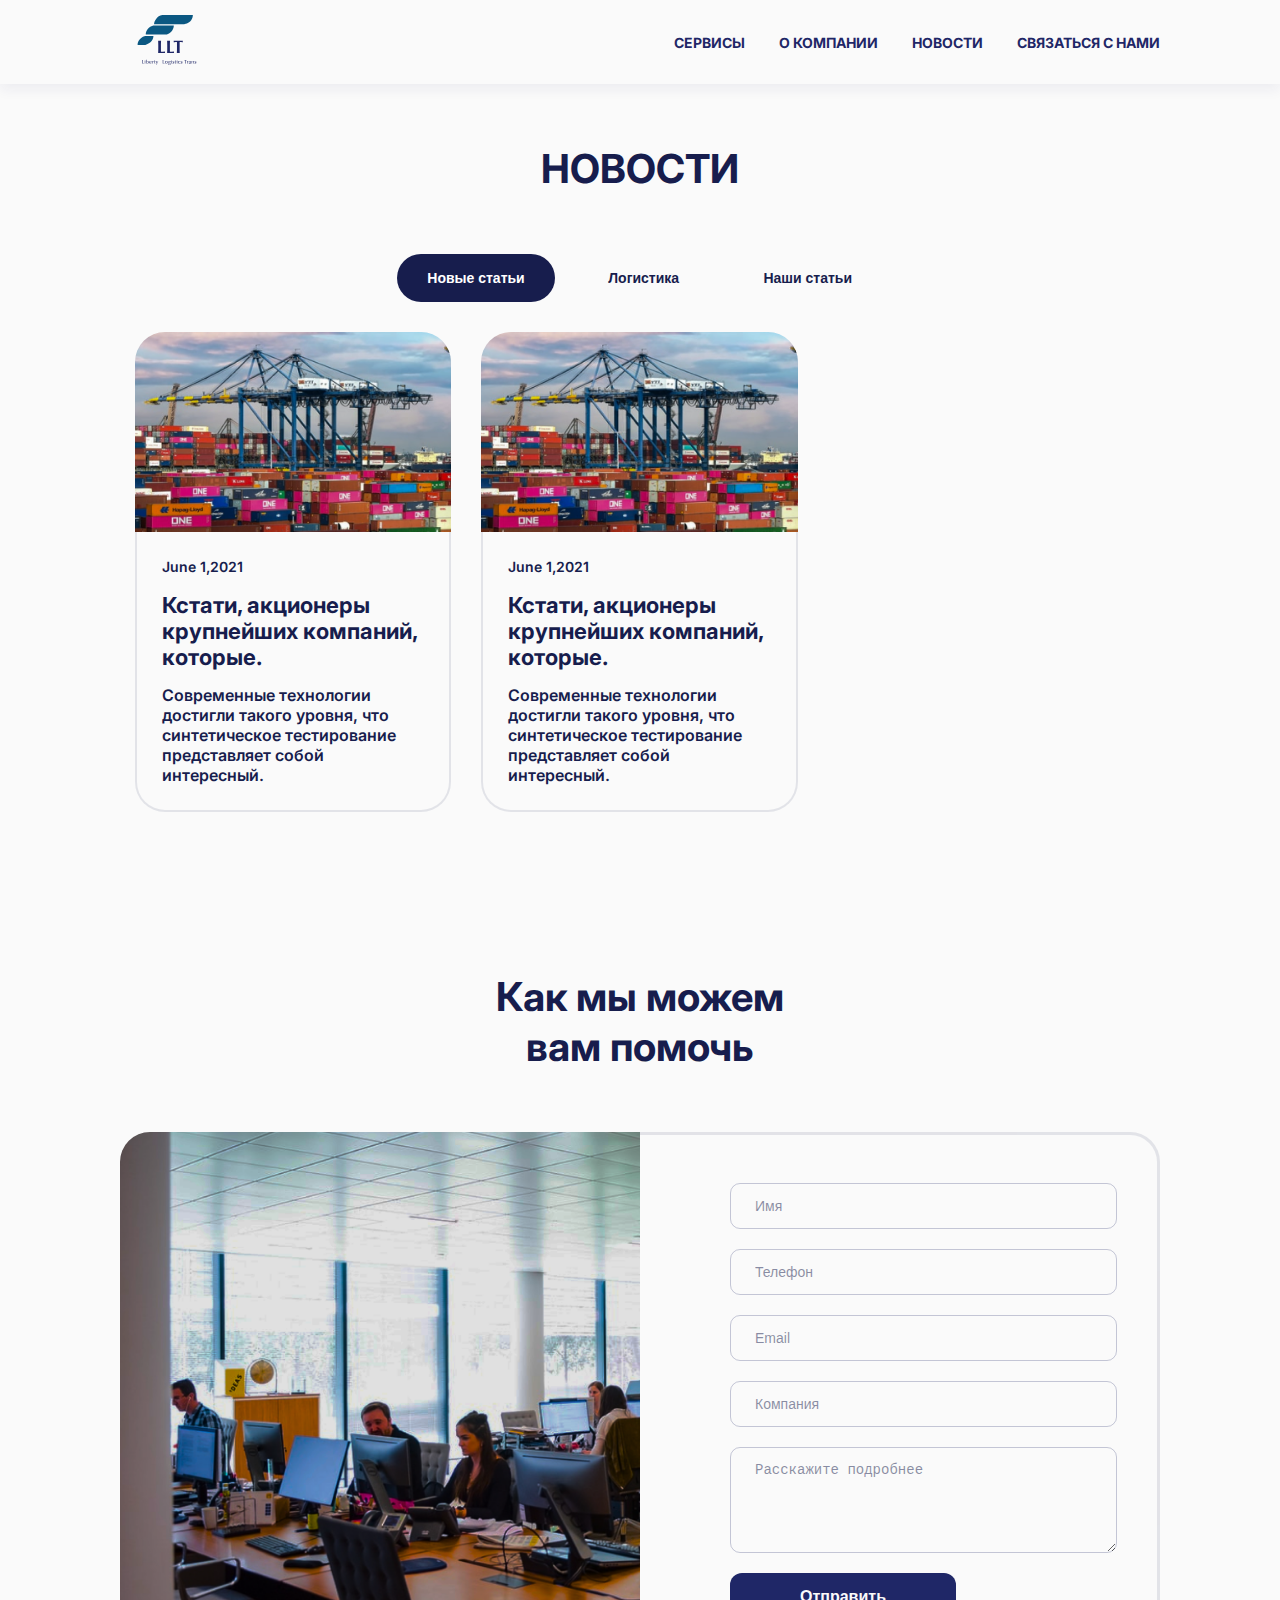
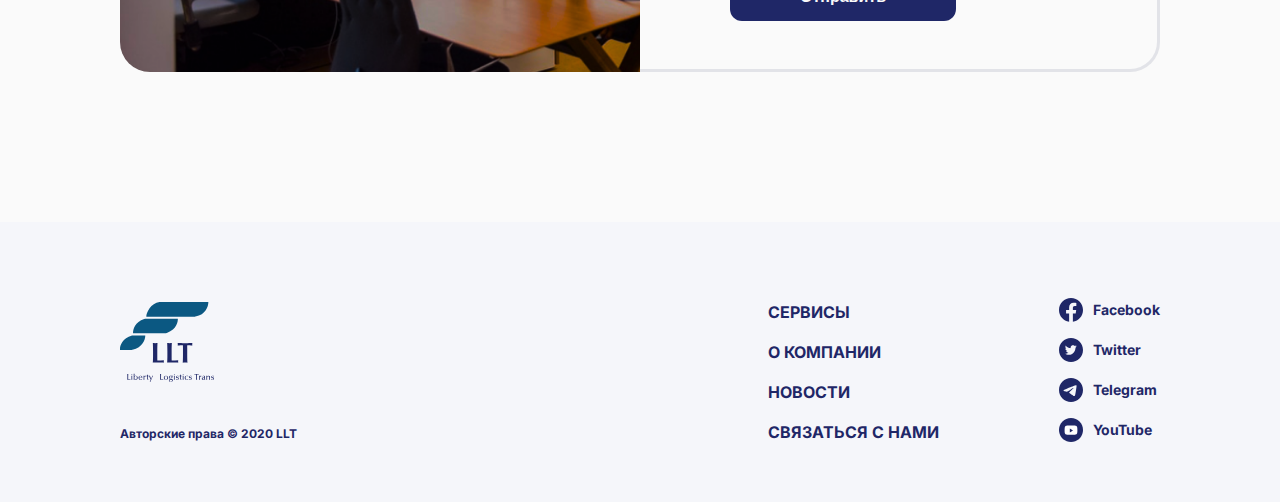
<file: newsPage.html>
<!DOCTYPE html>
<html lang="en">

<head>
    <meta charset="UTF-8">
    <meta http-equiv="X-UA-Compatible" content="IE=edge">
    <meta name="viewport" content="width=device-width, initial-scale=1.0">
    <title>Document</title>
    <link rel="preconnect" href="https://fonts.googleapis.com">
    <link rel="preconnect" href="https://fonts.gstatic.com" crossorigin>
    <link href="https://fonts.googleapis.com/css2?family=Inter:wght@100;200;300;400;500;600;700;800;900&display=swap"
        rel="stylesheet">
    <link rel="stylesheet" href="./style/main.css">
</head>

<body>
    <header class="header">
        <div class="header-inner container" id="headerInner">
            <a href="./index.html">
                <svg class="header-logo" width="94" height="80" viewBox="0 0 94 80" fill="none"
                    xmlns="http://www.w3.org/2000/svg">
                    <path
                        d="M12.0288 33.5441C1.61463 36.7351 -0.313216 44.4298 0.0381553 47.9225H11.6861C11.9335 47.9225 12.1845 47.8931 12.4241 47.8318C22.6772 45.2056 25.257 37.4785 25.2828 33.6666C25.2838 33.5259 25.1678 33.4162 25.0262 33.4162H12.9033C12.6087 33.4162 12.3104 33.4578 12.0288 33.5441Z"
                        fill="#0B5882" />
                    <path
                        d="M57.8636 16.8376H26.2018C25.5147 16.8376 24.8262 16.9141 24.1691 17.1138C14.9972 19.9014 12.9104 27.6832 13.0378 31.3439H44.6042C45.3537 31.3439 46.1029 31.2448 46.8113 31.0015C57.2539 27.4151 57.8636 19.0938 57.8636 16.8376Z"
                        fill="#0B5882" />
                    <path
                        d="M39.5243 0C30.8869 0.906642 26.0649 11.0092 26.3256 14.7653L74.8949 14.6342C75.0719 14.6337 75.2524 14.6182 75.4264 14.5858C85.6698 12.6817 88.3597 4.49463 88.3597 0H39.5243Z"
                        fill="#0B5882" />
                    <path
                        d="M33.0478 52.865C33.0478 56.0564 32.9904 58.2505 32.8184 60.758C33.4492 60.701 34.2233 60.6155 38.8968 60.6155C41.5346 60.6155 42.8821 60.7295 43.9143 60.758C43.8569 60.416 43.7996 60.1311 43.7996 59.5327C43.7996 58.9343 43.8569 58.6494 43.9143 58.2505C41.7066 58.5069 39.4989 58.6209 37.3485 58.6209C37.3198 57.1392 37.2912 54.9736 37.2912 52.865V48.9898C37.2912 45.7984 37.3485 43.6043 37.5205 41.0968C36.8898 41.1538 36.1156 41.2393 35.1695 41.2393C34.2233 41.2393 33.4492 41.1538 32.8184 41.0968C32.9904 43.6043 33.0478 45.7984 33.0478 48.9898V52.865Z"
                        fill="#1F2767" />
                    <path
                        d="M47.3835 52.865C47.3835 56.0564 47.3262 58.2505 47.1542 60.758C47.7849 60.701 48.5591 60.6155 53.2325 60.6155C55.8703 60.6155 57.2179 60.7295 58.25 60.758C58.1927 60.416 58.1354 60.1311 58.1354 59.5327C58.1354 58.9343 58.1927 58.6494 58.25 58.2505C56.0423 58.5069 53.8346 58.6209 51.6843 58.6209C51.6556 57.1392 51.6269 54.9736 51.6269 52.865V48.9898C51.6269 45.7984 51.6843 43.6043 51.8563 41.0968C51.2255 41.1538 50.4514 41.2393 49.5052 41.2393C48.5591 41.2393 47.7849 41.1538 47.1542 41.0968C47.3262 43.6043 47.3835 45.7984 47.3835 48.9898V52.865Z"
                        fill="#1F2767" />
                    <path
                        d="M62.9746 52.865C62.9746 56.0564 62.9172 58.2505 62.7452 60.758C63.376 60.701 64.1501 60.6155 65.0963 60.6155C66.0424 60.6155 66.8165 60.701 67.4473 60.758C67.2753 58.2505 67.2179 56.0564 67.2179 52.865V45.7414C67.2179 44.6586 67.2179 43.6328 67.2753 43.2339C68.4221 43.2339 70.8306 43.4048 72.3788 43.6043C72.2928 43.1769 72.2355 42.778 72.2355 42.3505C72.2355 41.9231 72.2928 41.5242 72.3788 41.0968C69.9417 41.1823 68.6515 41.2393 65.0963 41.2393C61.541 41.2393 60.2508 41.1823 57.6417 41.0968C57.7277 41.5242 57.785 41.9231 57.785 42.3505C57.785 42.778 57.7277 43.1769 57.6417 43.6043C59.3619 43.4048 61.7704 43.2339 62.8885 43.2339C62.9746 43.6328 62.9746 44.6586 62.9746 45.7414V52.865Z"
                        fill="#1F2767" />
                    <path
                        d="M8.19262 77.2811C8.19262 74.7031 8.19262 74.1395 8.26769 72.0174C8.11756 72.0423 7.95908 72.0672 7.74222 72.0672C7.5337 72.0672 7.42527 72.0423 7.29182 72.0174C7.3085 72.3739 7.35854 73.6007 7.35854 74.728C7.35854 75.8139 7.3502 76.6926 7.28348 77.7536C7.73388 77.7287 7.9424 77.7039 8.67639 77.7039C9.58554 77.7039 9.93585 77.737 10.478 77.7536C10.4613 77.6873 10.4446 77.6044 10.4446 77.4718C10.4446 77.3557 10.4613 77.2728 10.478 77.1982C10.0943 77.2645 9.3937 77.2977 8.96832 77.2977C8.7598 77.2977 8.59298 77.2977 8.19262 77.2811Z"
                        fill="#1F2767" />
                    <path
                        d="M11.4872 75.6481C11.4872 76.2947 11.4622 77.1236 11.4289 77.7536C11.554 77.7205 11.629 77.7039 11.8626 77.7039C12.0794 77.7039 12.1628 77.7205 12.2713 77.7536C12.2212 76.4439 12.2129 76.303 12.2129 75.9217C12.2129 74.5705 12.2379 74.1975 12.2629 73.7416C12.1378 73.7747 12.0211 73.7913 11.8292 73.7913C11.6374 73.7913 11.5373 73.7747 11.4205 73.7416C11.4539 74.1726 11.4872 74.7031 11.4872 75.6481ZM12.3213 72.3821C12.3213 72.1252 12.1128 71.9262 11.8626 71.9262C11.6207 71.9262 11.4122 72.1252 11.4122 72.3821C11.4122 72.6308 11.6207 72.8298 11.8626 72.8298C12.1128 72.8298 12.3213 72.6308 12.3213 72.3821Z"
                        fill="#1F2767" />
                    <path
                        d="M13.9171 77.7536C13.9922 77.6458 14.184 77.4055 14.3591 77.2811C14.6261 77.5464 14.9847 77.8779 15.702 77.8779C16.9615 77.8779 17.7121 76.9413 17.7121 75.6979C17.7121 74.355 16.8113 73.6836 15.8438 73.6836C15.0097 73.6836 14.6344 74.2058 14.4843 74.4296C14.5093 72.8463 14.5093 72.6723 14.5593 71.6361C14.4175 71.6693 14.2757 71.6858 14.1256 71.6858C13.9755 71.6858 13.8253 71.661 13.6752 71.6361C13.7002 72.0506 13.7169 72.2578 13.7169 72.6142C13.7336 73.2525 13.7336 74.3882 13.7336 75.0762C13.7336 75.8802 13.7252 76.991 13.6752 77.7536H13.9171ZM15.6436 77.5132C14.7845 77.5132 14.4259 76.8003 14.4259 75.8636C14.4259 75.101 14.5927 74.7529 14.7929 74.5125C15.0097 74.2472 15.335 74.1063 15.6687 74.1063C16.1441 74.1063 16.8697 74.4379 16.8697 75.731C16.8697 76.6511 16.5278 77.5132 15.6436 77.5132Z"
                        fill="#1F2767" />
                    <path
                        d="M22.344 75.7393C22.3524 75.2917 22.3774 73.6836 20.5174 73.6836C19.1495 73.6836 18.5156 74.6451 18.5156 75.789C18.5156 77.0656 19.2913 77.8614 20.5591 77.8614C21.2347 77.8614 21.7435 77.6707 22.1105 77.3226C22.1188 77.1899 22.1188 77.0573 22.1689 76.8252L22.0688 76.8003C21.9437 76.9744 21.56 77.4718 20.7426 77.4718C20.5007 77.4718 19.9586 77.4469 19.5749 76.8252C19.3497 76.4439 19.3497 75.9714 19.3497 75.7393H22.344ZM19.358 75.3912C19.4331 74.5622 19.7834 74.0151 20.5091 74.0151C21.5099 74.0151 21.5099 75.1176 21.5099 75.3912H19.358Z"
                        fill="#1F2767" />
                    <path
                        d="M25.7693 74.4545C25.7526 74.3218 25.7526 74.2721 25.7526 74.2224C25.7526 73.9737 25.7943 73.8079 25.8277 73.6836C24.8518 73.6007 24.4598 74.3136 24.318 74.6451C24.318 74.4959 24.318 74.1643 24.3847 73.7084C24.2513 73.7416 24.1428 73.7582 23.9593 73.7582C23.7758 73.7582 23.6591 73.7416 23.534 73.7084C23.5673 74.2472 23.6007 74.7031 23.6007 75.6398C23.6007 76.933 23.5673 77.2148 23.5089 77.7536C23.634 77.7205 23.7258 77.7039 23.926 77.7039C24.1428 77.7039 24.2513 77.7205 24.3764 77.7536C24.368 77.4966 24.368 77.4386 24.3347 76.8584C24.3263 76.6843 24.3263 76.4025 24.3263 76.3196C24.3263 75.3 24.343 75.1176 24.4598 74.8606C24.5432 74.7031 24.8018 74.3882 25.2772 74.3882C25.5024 74.3882 25.6025 74.4379 25.7109 74.4959L25.7693 74.4545Z"
                        fill="#1F2767" />
                    <path
                        d="M27.0138 75.4906C26.9971 76.2698 26.9971 76.419 26.9971 76.5517C26.9971 77.0739 27.0471 77.2148 27.1139 77.3309C27.2556 77.5712 27.5309 77.8282 28.0063 77.8282C28.1982 77.8282 28.5235 77.7785 28.7153 77.6707C28.6986 77.563 28.6986 77.5298 28.7153 77.4386C28.6069 77.4552 28.4067 77.4884 28.3316 77.4884C27.8562 77.4884 27.7478 77.1236 27.7478 76.4522C27.7478 75.6979 27.7561 74.9352 27.7895 74.1809C28.1314 74.1809 28.4817 74.1975 28.6903 74.2058C28.6819 74.1478 28.6736 74.098 28.6736 74.0068C28.6736 73.9157 28.6819 73.8659 28.6903 73.7996C28.4067 73.8245 28.0981 73.8411 27.7895 73.8411C27.8061 73.294 27.8061 73.2277 27.8478 72.5396C27.6894 72.6308 27.2306 72.8795 26.9971 72.9209C27.0138 73.352 27.0138 73.5509 27.0138 73.8411C26.8553 73.8411 26.7218 73.8328 26.6134 73.8245C26.505 73.8162 26.4132 73.8079 26.3465 73.7996C26.3548 73.8659 26.3632 73.924 26.3632 74.0068C26.3632 74.098 26.3548 74.1561 26.3465 74.2141C26.6968 74.1892 26.7469 74.1809 27.0138 74.1809V75.4906Z"
                        fill="#1F2767" />
                    <path
                        d="M30.7422 77.8614C30.4085 78.5411 30.0499 79.2042 29.6829 79.884C29.833 79.8508 29.9498 79.8342 30.0582 79.8342C30.1833 79.8342 30.2918 79.8591 30.3502 79.884C30.7171 78.6489 31.3177 77.3557 31.8849 76.1289C31.9849 75.93 32.0767 75.731 32.1684 75.5321C32.8274 74.098 32.9024 73.9405 33.0526 73.7084C32.9858 73.7333 32.8774 73.7582 32.7189 73.7582C32.5688 73.7582 32.4437 73.7333 32.3519 73.7084C31.9516 75.0596 31.2593 76.7423 31.1675 76.7423C31.1175 76.7423 31.0508 76.6014 30.9924 76.4605C30.567 75.4409 30.0249 73.9322 29.9498 73.7084C29.783 73.7582 29.6829 73.7582 29.4994 73.7582C29.2408 73.7582 29.1157 73.7416 28.9739 73.7084C29.2241 74.2224 29.2742 74.3384 29.5161 74.927C29.7663 75.5155 30.1583 76.4522 30.4085 77.0407L30.7422 77.8614Z"
                        fill="#1F2767" />
                    <path
                        d="M41.0264 77.2811C41.0264 74.7031 41.0264 74.1395 41.1014 72.0174C40.9513 72.0423 40.7928 72.0672 40.576 72.0672C40.3674 72.0672 40.259 72.0423 40.1256 72.0174C40.1422 72.3739 40.1923 73.6007 40.1923 74.728C40.1923 75.8139 40.184 76.6926 40.1172 77.7536C40.5676 77.7287 40.7761 77.7039 41.5101 77.7039C42.4193 77.7039 42.7696 77.737 43.3118 77.7536C43.2951 77.6873 43.2784 77.6044 43.2784 77.4718C43.2784 77.3557 43.2951 77.2728 43.3118 77.1982C42.9281 77.2645 42.2275 77.2977 41.8021 77.2977C41.5935 77.2977 41.4267 77.2977 41.0264 77.2811Z"
                        fill="#1F2767" />
                    <path
                        d="M45.9577 73.6753C44.7066 73.6753 43.8392 74.4793 43.8392 75.7725C43.8392 77.4718 45.0736 77.8697 45.9577 77.8697C47.2255 77.8697 48.143 77.0407 48.143 75.7227C48.143 74.7114 47.5425 73.6753 45.9577 73.6753ZM46.0078 74.0068C47.0921 74.0068 47.2923 75.1093 47.2923 75.7559C47.2923 76.8501 46.7668 77.5381 45.9661 77.5381C45.1987 77.5381 44.6899 76.8998 44.6899 75.7476C44.6899 75.4989 44.6899 74.0068 46.0078 74.0068Z"
                        fill="#1F2767" />
                    <path
                        d="M49.0799 75.0181C49.0799 75.5238 49.3135 75.9631 49.889 76.1786C49.7472 76.2118 49.2134 76.4356 49.2134 76.991C49.2134 77.2148 49.2885 77.5298 49.8306 77.679C49.6555 77.7453 48.9131 78.0023 48.9131 78.7649C48.9131 79.312 49.3385 80 50.6814 80C52.4413 80 52.8833 78.8146 52.8833 78.2178C52.8833 77.8945 52.7582 77.621 52.5497 77.4386C52.3745 77.2811 52.1243 77.1319 51.4154 77.1153C51.332 77.1153 50.9149 77.1236 50.8232 77.1236C49.9057 77.1236 49.8473 76.9081 49.8473 76.6843C49.8473 76.4853 49.9724 76.2864 50.2143 76.2864C50.231 76.2864 50.7064 76.3196 50.7981 76.3196C51.749 76.3196 52.4746 75.8388 52.4746 74.9601C52.4746 74.6037 52.3245 74.3384 52.1243 74.1643C52.3579 74.1643 52.6748 74.1643 52.8917 74.1809C52.8833 74.1063 52.8667 74.04 52.8667 73.9654C52.8667 73.8991 52.8833 73.8245 52.8917 73.7582C52.483 73.7913 52.3996 73.7913 52.1327 73.7913C51.8074 73.7913 51.7073 73.783 51.2652 73.7084C51.0734 73.6753 50.8982 73.667 50.7064 73.667C49.8139 73.667 49.0799 74.1395 49.0799 75.0181ZM50.7398 76.0377C50.2643 76.0377 49.8723 75.7393 49.8723 75.043C49.8723 74.728 49.9474 73.9488 50.7815 73.9488C51.2152 73.9488 51.6823 74.2224 51.6823 74.9435C51.6823 75.3994 51.4988 76.0377 50.7398 76.0377ZM50.8565 79.6601C50.0725 79.6601 49.5387 79.2871 49.5387 78.6737C49.5387 77.7205 50.6397 77.7205 50.8398 77.7205C51.3653 77.7205 52.1911 77.8448 52.1911 78.6157C52.1911 79.1711 51.724 79.6601 50.8565 79.6601Z"
                        fill="#1F2767" />
                    <path
                        d="M53.9732 75.6481C53.9732 76.2947 53.9482 77.1236 53.9148 77.7536C54.0399 77.7205 54.115 77.7039 54.3485 77.7039C54.5654 77.7039 54.6488 77.7205 54.7572 77.7536C54.7072 76.4439 54.6988 76.303 54.6988 75.9217C54.6988 74.5705 54.7239 74.1975 54.7489 73.7416C54.6238 73.7747 54.507 73.7913 54.3152 73.7913C54.1233 73.7913 54.0232 73.7747 53.9065 73.7416C53.9398 74.1726 53.9732 74.7031 53.9732 75.6481ZM54.8073 72.3821C54.8073 72.1252 54.5987 71.9262 54.3485 71.9262C54.1066 71.9262 53.8981 72.1252 53.8981 72.3821C53.8981 72.6308 54.1066 72.8298 54.3485 72.8298C54.5987 72.8298 54.8073 72.6308 54.8073 72.3821Z"
                        fill="#1F2767" />
                    <path
                        d="M58.3798 74.6451C58.4048 74.3633 58.4632 74.1643 58.5466 73.9488C58.3548 73.8494 58.0211 73.6753 57.4456 73.6753C56.2946 73.6753 56.0027 74.4379 56.0027 74.9104C56.0027 75.6398 56.5949 75.8968 56.9535 76.0129C57.8293 76.2947 58.1129 76.3859 58.1129 76.8584C58.1129 77.3309 57.7042 77.5381 57.2705 77.5381C57.087 77.5381 56.8701 77.5049 56.6616 77.3806C56.353 77.1982 56.2696 76.9744 56.2112 76.8335L56.1111 76.8584C56.0944 76.9661 56.0277 77.3226 55.9193 77.5215C56.011 77.5878 56.4781 77.8697 57.1537 77.8697C58.3131 77.8697 58.7551 77.1651 58.7551 76.5351C58.7551 75.7062 58.1546 75.5487 57.4123 75.358C57.1203 75.2834 56.6282 75.1093 56.6282 74.6285C56.6282 74.2721 56.8951 74.0068 57.4039 74.0068C57.5374 74.0068 57.7709 74.0234 57.9461 74.1478C58.188 74.3136 58.238 74.5208 58.2714 74.6451H58.3798Z"
                        fill="#1F2767" />
                    <path
                        d="M60.0674 75.4906C60.0508 76.2698 60.0508 76.419 60.0508 76.5517C60.0508 77.0739 60.1008 77.2148 60.1675 77.3309C60.3093 77.5712 60.5846 77.8282 61.06 77.8282C61.2518 77.8282 61.5771 77.7785 61.769 77.6707C61.7523 77.563 61.7523 77.5298 61.769 77.4386C61.6605 77.4552 61.4604 77.4884 61.3853 77.4884C60.9099 77.4884 60.8014 77.1236 60.8014 76.4522C60.8014 75.6979 60.8098 74.9352 60.8431 74.1809C61.1851 74.1809 61.5354 74.1975 61.7439 74.2058C61.7356 74.1478 61.7273 74.098 61.7273 74.0068C61.7273 73.9157 61.7356 73.8659 61.7439 73.7996C61.4604 73.8245 61.1517 73.8411 60.8431 73.8411C60.8598 73.294 60.8598 73.2277 60.9015 72.5396C60.743 72.6308 60.2843 72.8795 60.0508 72.9209C60.0674 73.352 60.0674 73.5509 60.0674 73.8411C59.909 73.8411 59.7755 73.8328 59.6671 73.8245C59.5587 73.8162 59.4669 73.8079 59.4002 73.7996C59.4085 73.8659 59.4169 73.924 59.4169 74.0068C59.4169 74.098 59.4085 74.1561 59.4002 74.2141C59.7505 74.1892 59.8005 74.1809 60.0674 74.1809V75.4906Z"
                        fill="#1F2767" />
                    <path
                        d="M62.7783 75.6481C62.7783 76.2947 62.7532 77.1236 62.7199 77.7536C62.845 77.7205 62.9201 77.7039 63.1536 77.7039C63.3705 77.7039 63.4539 77.7205 63.5623 77.7536C63.5123 76.4439 63.5039 76.303 63.5039 75.9217C63.5039 74.5705 63.5289 74.1975 63.554 73.7416C63.4288 73.7747 63.3121 73.7913 63.1202 73.7913C62.9284 73.7913 62.8283 73.7747 62.7115 73.7416C62.7449 74.1726 62.7783 74.7031 62.7783 75.6481ZM63.6123 72.3821C63.6123 72.1252 63.4038 71.9262 63.1536 71.9262C62.9117 71.9262 62.7032 72.1252 62.7032 72.3821C62.7032 72.6308 62.9117 72.8298 63.1536 72.8298C63.4038 72.8298 63.6123 72.6308 63.6123 72.3821Z"
                        fill="#1F2767" />
                    <path
                        d="M68.1441 77.0324C67.8438 77.3557 67.3517 77.4801 67.0097 77.4801C66.526 77.4801 65.5501 77.2314 65.5501 75.7062C65.5501 74.67 66.0338 74.0151 66.9597 74.0151C67.2599 74.0151 67.7354 74.0897 67.9773 74.7031H68.0773C68.1024 74.5457 68.1357 74.3136 68.2608 73.9986C67.8438 73.7582 67.3767 73.667 66.8846 73.667C65.5084 73.667 64.6826 74.5042 64.6826 75.7725C64.6826 76.8252 65.3082 77.8614 66.8929 77.8614C67.4434 77.8614 67.8772 77.7039 68.1274 77.5381C68.1357 77.422 68.1441 77.2811 68.2191 77.0573L68.1441 77.0324Z"
                        fill="#1F2767" />
                    <path
                        d="M71.3553 74.6451C71.3803 74.3633 71.4387 74.1643 71.5221 73.9488C71.3303 73.8494 70.9966 73.6753 70.4211 73.6753C69.2701 73.6753 68.9781 74.4379 68.9781 74.9104C68.9781 75.6398 69.5703 75.8968 69.929 76.0129C70.8048 76.2947 71.0884 76.3859 71.0884 76.8584C71.0884 77.3309 70.6797 77.5381 70.2459 77.5381C70.0625 77.5381 69.8456 77.5049 69.6371 77.3806C69.3285 77.1982 69.2451 76.9744 69.1867 76.8335L69.0866 76.8584C69.0699 76.9661 69.0032 77.3226 68.8947 77.5215C68.9865 77.5878 69.4536 77.8697 70.1292 77.8697C71.2886 77.8697 71.7306 77.1651 71.7306 76.5351C71.7306 75.7062 71.1301 75.5487 70.3877 75.358C70.0958 75.2834 69.6037 75.1093 69.6037 74.6285C69.6037 74.2721 69.8706 74.0068 70.3794 74.0068C70.5129 74.0068 70.7464 74.0234 70.9216 74.1478C71.1634 74.3136 71.2135 74.5208 71.2468 74.6451H71.3553Z"
                        fill="#1F2767" />
                    <path
                        d="M76.1874 74.5125C76.1874 75.6315 76.1624 76.8418 76.0956 77.7536C76.1707 77.737 76.3375 77.7039 76.5294 77.7039C76.5961 77.7039 76.7796 77.7122 77.0632 77.7536C76.9714 76.5019 77.0048 75.2005 77.0048 74.1975C77.0048 73.6338 77.0131 73.0536 77.0215 72.4816C78.0224 72.4899 78.5395 72.5479 78.7981 72.5977C78.7814 72.5065 78.7647 72.4319 78.7647 72.3075C78.7647 72.1832 78.7814 72.092 78.7981 72.0174C78.2643 72.0672 77.3801 72.0672 76.5627 72.0672C75.9038 72.0672 74.8362 72.0672 74.3191 72.0174C74.3357 72.1003 74.3524 72.1749 74.3524 72.3075C74.3524 72.4319 74.3357 72.5065 74.3191 72.5977C74.6861 72.5231 75.2949 72.4899 76.1707 72.4816C76.1791 73.0453 76.1874 73.7582 76.1874 74.5125Z"
                        fill="#1F2767" />
                    <path
                        d="M81.2551 74.4545C81.2385 74.3218 81.2385 74.2721 81.2385 74.2224C81.2385 73.9737 81.2802 73.8079 81.3135 73.6836C80.3377 73.6007 79.9456 74.3136 79.8039 74.6451C79.8039 74.4959 79.8038 74.1643 79.8706 73.7084C79.7371 73.7416 79.6287 73.7582 79.4452 73.7582C79.2617 73.7582 79.1449 73.7416 79.0198 73.7084C79.0532 74.2472 79.0865 74.7031 79.0865 75.6398C79.0865 76.933 79.0532 77.2148 78.9948 77.7536C79.1199 77.7205 79.2117 77.7039 79.4118 77.7039C79.6287 77.7039 79.7371 77.7205 79.8622 77.7536C79.8539 77.4966 79.8539 77.4386 79.8205 76.8584C79.8122 76.6843 79.8122 76.4025 79.8122 76.3196C79.8122 75.3 79.8289 75.1176 79.9456 74.8606C80.0291 74.7031 80.2876 74.3882 80.763 74.3882C80.9882 74.3882 81.0883 74.4379 81.1968 74.4959L81.2551 74.4545Z"
                        fill="#1F2767" />
                    <path
                        d="M82.3284 74.7197C82.4034 74.5457 82.5869 74.1063 83.2792 74.1063C83.8214 74.1063 84.2134 74.4462 84.2134 75.0099C84.2134 75.242 84.1383 75.3497 83.9048 75.4077L83.1791 75.5652C82.5035 75.7144 81.7946 75.8719 81.7946 76.7506C81.7946 77.2065 82.0865 77.8531 82.9456 77.8531C83.5962 77.8531 83.9465 77.5381 84.2051 77.2728C84.2968 77.6458 84.5637 77.8116 84.839 77.8116C85.0725 77.8116 85.256 77.7205 85.4395 77.6293L85.4312 77.3972C85.3895 77.4137 85.3227 77.4386 85.2226 77.4386C84.914 77.4386 84.914 77.1982 84.914 76.4688C84.914 76.2532 84.9474 75.2171 84.9474 74.9767C84.9474 74.471 84.7973 74.2307 84.6054 74.0483C84.2718 73.7416 83.813 73.6753 83.4877 73.6753C82.8038 73.6753 82.3951 73.9737 82.1365 74.1809L82.1032 74.7197H82.3284ZM84.1967 76.5931C84.1967 77.049 83.738 77.3806 83.3126 77.3806C83.0207 77.3806 82.6036 77.2231 82.6036 76.6843C82.6036 76.2367 82.7621 75.8968 84.1967 75.6813V76.5931Z"
                        fill="#1F2767" />
                    <path
                        d="M86.3987 75.4741C86.3987 76.7174 86.357 77.248 86.3153 77.7536C86.4404 77.7287 86.5655 77.7039 86.7573 77.7039C86.9492 77.7039 87.0826 77.7287 87.1994 77.7536C87.1744 77.4469 87.1327 77.0242 87.1327 76.3776C87.1327 75.988 87.1327 75.0513 87.2828 74.7612C87.483 74.3882 87.8333 74.1892 88.2754 74.1892C89.2012 74.1892 89.2429 74.9767 89.2429 75.8056C89.2429 75.9548 89.2429 76.8667 89.1678 77.7536C89.2929 77.7205 89.393 77.7039 89.6099 77.7039C89.8184 77.7039 89.9185 77.7205 90.0353 77.7536C90.0186 77.6293 90.0103 77.049 90.0103 76.8915C90.0103 76.6097 90.0436 75.2088 90.0436 75.1259C90.0436 74.6534 89.9769 73.6836 88.609 73.6836C87.8166 73.6836 87.3579 74.1063 87.141 74.4959C87.1494 74.3799 87.1744 73.8328 87.1827 73.7084C87.0409 73.7333 86.9325 73.7582 86.774 73.7582C86.6155 73.7582 86.5071 73.7333 86.357 73.7084C86.3737 74.2887 86.3987 74.927 86.3987 75.4741Z"
                        fill="#1F2767" />
                    <path
                        d="M93.6245 74.6451C93.6496 74.3633 93.708 74.1643 93.7914 73.9488C93.5995 73.8494 93.2659 73.6753 92.6904 73.6753C91.5394 73.6753 91.2474 74.4379 91.2474 74.9104C91.2474 75.6398 91.8396 75.8968 92.1983 76.0129C93.0741 76.2947 93.3577 76.3859 93.3577 76.8584C93.3577 77.3309 92.949 77.5381 92.5152 77.5381C92.3317 77.5381 92.1149 77.5049 91.9064 77.3806C91.5977 77.1982 91.5143 76.9744 91.4559 76.8335L91.3559 76.8584C91.3392 76.9661 91.2724 77.3226 91.164 77.5215C91.2558 77.5878 91.7229 77.8697 92.3985 77.8697C93.5578 77.8697 93.9999 77.1651 93.9999 76.5351C93.9999 75.7062 93.3994 75.5487 92.657 75.358C92.3651 75.2834 91.873 75.1093 91.873 74.6285C91.873 74.2721 92.1399 74.0068 92.6487 74.0068C92.7821 74.0068 93.0157 74.0234 93.1908 74.1478C93.4327 74.3136 93.4828 74.5208 93.5161 74.6451H93.6245Z"
                        fill="#1F2767" />
                </svg>
            </a>
            <div class="header-inner-linkBox">
                <a href="./services.html">СЕРВИСЫ</a>
                <a href="./aboutCompany.html">О КОМПАНИИ </a>
                <a href="./newsPage.html">НОВОСТИ</a>
                <a href="./contact.html">СВЯЗАТЬСЯ С НАМИ</a>
            </div>
            <button class="burger" id="burger" onclick="openNav(event)"><span></span></button>
        </div>
    </header>

    <section class="news-section">
        <div class="news-section-inner container">
            <h1 class="news-section-inner-title">
                НОВОСТИ
            </h1>
            <div class="btnGroup" id="btnGroup">
                <button class="btn active" onclick="chooseNews('latest',event)">Новые статьи</button>
                <button class="btn" onclick="chooseNews('logistics',event)">Логистика</button>
                <button class="btn" onclick="chooseNews('our',event)">Наши статьи</button>
            </div>
            <div class="news-section-inner-row" id="newsRow"></div>
        </div>
    </section>

    <section class="sendForm-section">
        <div class="sendForm-section-inner container">
            <h1 class="sendForm-section-inner-title">
                Как мы можем <br /> вам помочь
            </h1>
            <div class="sendForm-section-inner-center">
                <div class="sendForm-section-inner-center-left">
                    <img src="./images/sendFormSectionImg.png" alt="?">
                </div>
                <div class="sendForm-section-inner-center-right">
                    <form action="">
                        <input type="text" id="" placeholder="Имя">
                        <input type="text" id="" placeholder="Телефон">
                        <input type="text" id="" placeholder="Email">
                        <input type="text" id="" placeholder="Компания">
                        <textarea id="" cols="30" rows="4" placeholder="Расскажите подробнее"></textarea>
                        <button class="primary-btn">Отправить</button>
                    </form>
                </div>
            </div>
        </div>
    </section>

    <footer class="footer">
        <div class="footer-inner container">
            <div class="footer-inner-left">
                <svg class="logo" width="94" height="80" viewBox="0 0 94 80" fill="none"
                    xmlns="http://www.w3.org/2000/svg">
                    <path
                        d="M12.0288 33.5439C1.61463 36.7349 -0.313216 44.4296 0.0381553 47.9223H11.6861C11.9335 47.9223 12.1845 47.893 12.4241 47.8316C22.6772 45.2054 25.257 37.4783 25.2828 33.6664C25.2838 33.5257 25.1678 33.416 25.0262 33.416H12.9033C12.6087 33.416 12.3104 33.4576 12.0288 33.5439Z"
                        fill="#0B5882" />
                    <path
                        d="M57.8636 16.8374H26.2018C25.5147 16.8374 24.8262 16.9138 24.1691 17.1136C14.9972 19.9012 12.9104 27.683 13.0378 31.3437H44.6042C45.3537 31.3437 46.1029 31.2446 46.8113 31.0013C57.2539 27.4148 57.8636 19.0936 57.8636 16.8374Z"
                        fill="#0B5882" />
                    <path
                        d="M39.5243 0C30.8869 0.906642 26.0649 11.0092 26.3256 14.7653L74.8949 14.6342C75.0719 14.6337 75.2524 14.6182 75.4264 14.5858C85.6698 12.6817 88.3597 4.49463 88.3597 0H39.5243Z"
                        fill="#0B5882" />
                    <path
                        d="M33.0478 52.8649C33.0478 56.0563 32.9904 58.2503 32.8184 60.7579C33.4492 60.7009 34.2233 60.6154 38.8968 60.6154C41.5346 60.6154 42.8821 60.7294 43.9143 60.7579C43.8569 60.4159 43.7996 60.131 43.7996 59.5326C43.7996 58.9342 43.8569 58.6493 43.9143 58.2503C41.7066 58.5068 39.4989 58.6208 37.3485 58.6208C37.3198 57.1391 37.2912 54.9735 37.2912 52.8649V48.9896C37.2912 45.7983 37.3485 43.6042 37.5205 41.0967C36.8898 41.1537 36.1156 41.2392 35.1695 41.2392C34.2233 41.2392 33.4492 41.1537 32.8184 41.0967C32.9904 43.6042 33.0478 45.7983 33.0478 48.9896V52.8649Z"
                        fill="#1F2767" />
                    <path
                        d="M47.3835 52.8649C47.3835 56.0563 47.3262 58.2503 47.1542 60.7579C47.7849 60.7009 48.5591 60.6154 53.2325 60.6154C55.8703 60.6154 57.2179 60.7294 58.25 60.7579C58.1927 60.4159 58.1354 60.131 58.1354 59.5326C58.1354 58.9342 58.1927 58.6493 58.25 58.2503C56.0423 58.5068 53.8346 58.6208 51.6843 58.6208C51.6556 57.1391 51.6269 54.9735 51.6269 52.8649V48.9896C51.6269 45.7983 51.6843 43.6042 51.8563 41.0967C51.2255 41.1537 50.4514 41.2392 49.5052 41.2392C48.5591 41.2392 47.7849 41.1537 47.1542 41.0967C47.3262 43.6042 47.3835 45.7983 47.3835 48.9896V52.8649Z"
                        fill="#1F2767" />
                    <path
                        d="M62.9746 52.8649C62.9746 56.0563 62.9172 58.2503 62.7452 60.7579C63.376 60.7009 64.1501 60.6154 65.0963 60.6154C66.0424 60.6154 66.8165 60.7009 67.4473 60.7579C67.2753 58.2503 67.2179 56.0563 67.2179 52.8649V45.7413C67.2179 44.6585 67.2179 43.6327 67.2753 43.2338C68.4221 43.2338 70.8306 43.4047 72.3788 43.6042C72.2928 43.1768 72.2355 42.7779 72.2355 42.3504C72.2355 41.923 72.2928 41.5241 72.3788 41.0967C69.9417 41.1822 68.6515 41.2392 65.0963 41.2392C61.541 41.2392 60.2508 41.1822 57.6417 41.0967C57.7277 41.5241 57.785 41.923 57.785 42.3504C57.785 42.7779 57.7277 43.1768 57.6417 43.6042C59.3619 43.4047 61.7704 43.2338 62.8885 43.2338C62.9746 43.6327 62.9746 44.6585 62.9746 45.7413V52.8649Z"
                        fill="#1F2767" />
                    <path
                        d="M8.19262 77.2808C8.19262 74.7028 8.19262 74.1391 8.26769 72.017C8.11756 72.0419 7.95908 72.0668 7.74222 72.0668C7.5337 72.0668 7.42527 72.0419 7.29182 72.017C7.3085 72.3735 7.35854 73.6003 7.35854 74.7276C7.35854 75.8135 7.3502 76.6922 7.28348 77.7532C7.73388 77.7284 7.9424 77.7035 8.67639 77.7035C9.58554 77.7035 9.93585 77.7367 10.478 77.7532C10.4613 77.6869 10.4446 77.604 10.4446 77.4714C10.4446 77.3554 10.4613 77.2725 10.478 77.1979C10.0943 77.2642 9.3937 77.2973 8.96832 77.2973C8.7598 77.2973 8.59298 77.2973 8.19262 77.2808Z"
                        fill="#1F2767" />
                    <path
                        d="M11.4872 75.6478C11.4872 76.2943 11.4622 77.1233 11.4289 77.7532C11.554 77.7201 11.629 77.7035 11.8626 77.7035C12.0794 77.7035 12.1628 77.7201 12.2713 77.7532C12.2212 76.4435 12.2129 76.3026 12.2129 75.9213C12.2129 74.5702 12.2379 74.1971 12.2629 73.7412C12.1378 73.7744 12.0211 73.791 11.8292 73.791C11.6374 73.791 11.5373 73.7744 11.4205 73.7412C11.4539 74.1723 11.4872 74.7028 11.4872 75.6478ZM12.3213 72.3818C12.3213 72.1248 12.1128 71.9259 11.8626 71.9259C11.6207 71.9259 11.4122 72.1248 11.4122 72.3818C11.4122 72.6305 11.6207 72.8294 11.8626 72.8294C12.1128 72.8294 12.3213 72.6305 12.3213 72.3818Z"
                        fill="#1F2767" />
                    <path
                        d="M13.9171 77.7532C13.9922 77.6455 14.184 77.4051 14.3591 77.2808C14.6261 77.546 14.9847 77.8776 15.702 77.8776C16.9615 77.8776 17.7121 76.9409 17.7121 75.6975C17.7121 74.3546 16.8113 73.6832 15.8438 73.6832C15.0097 73.6832 14.6344 74.2054 14.4843 74.4292C14.5093 72.846 14.5093 72.6719 14.5593 71.6357C14.4175 71.6689 14.2757 71.6855 14.1256 71.6855C13.9755 71.6855 13.8253 71.6606 13.6752 71.6357C13.7002 72.0502 13.7169 72.2574 13.7169 72.6139C13.7336 73.2522 13.7336 74.3878 13.7336 75.0758C13.7336 75.8799 13.7252 76.9906 13.6752 77.7532H13.9171ZM15.6436 77.5129C14.7845 77.5129 14.4259 76.8 14.4259 75.8633C14.4259 75.1007 14.5927 74.7525 14.7929 74.5121C15.0097 74.2469 15.335 74.106 15.6687 74.106C16.1441 74.106 16.8697 74.4375 16.8697 75.7307C16.8697 76.6508 16.5278 77.5129 15.6436 77.5129Z"
                        fill="#1F2767" />
                    <path
                        d="M22.344 75.7389C22.3524 75.2913 22.3774 73.6832 20.5174 73.6832C19.1495 73.6832 18.5156 74.6448 18.5156 75.7887C18.5156 77.0652 19.2913 77.861 20.5591 77.861C21.2347 77.861 21.7435 77.6704 22.1105 77.3222C22.1188 77.1896 22.1188 77.0569 22.1689 76.8248L22.0688 76.8C21.9437 76.974 21.56 77.4714 20.7426 77.4714C20.5007 77.4714 19.9586 77.4465 19.5749 76.8248C19.3497 76.4435 19.3497 75.971 19.3497 75.7389H22.344ZM19.358 75.3908C19.4331 74.5619 19.7834 74.0148 20.5091 74.0148C21.5099 74.0148 21.5099 75.1172 21.5099 75.3908H19.358Z"
                        fill="#1F2767" />
                    <path
                        d="M25.7693 74.4541C25.7526 74.3215 25.7526 74.2717 25.7526 74.222C25.7526 73.9733 25.7943 73.8075 25.8277 73.6832C24.8518 73.6003 24.4598 74.3132 24.318 74.6448C24.318 74.4955 24.318 74.164 24.3847 73.7081C24.2513 73.7412 24.1428 73.7578 23.9593 73.7578C23.7758 73.7578 23.6591 73.7412 23.534 73.7081C23.5673 74.2469 23.6007 74.7028 23.6007 75.6395C23.6007 76.9326 23.5673 77.2144 23.5089 77.7532C23.634 77.7201 23.7258 77.7035 23.926 77.7035C24.1428 77.7035 24.2513 77.7201 24.3764 77.7532C24.368 77.4963 24.368 77.4383 24.3347 76.858C24.3263 76.6839 24.3263 76.4021 24.3263 76.3192C24.3263 75.2996 24.343 75.1172 24.4598 74.8603C24.5432 74.7028 24.8018 74.3878 25.2772 74.3878C25.5024 74.3878 25.6025 74.4375 25.7109 74.4955L25.7693 74.4541Z"
                        fill="#1F2767" />
                    <path
                        d="M27.0138 75.4903C26.9971 76.2695 26.9971 76.4187 26.9971 76.5513C26.9971 77.0735 27.0471 77.2144 27.1139 77.3305C27.2556 77.5709 27.5309 77.8278 28.0063 77.8278C28.1982 77.8278 28.5235 77.7781 28.7153 77.6704C28.6986 77.5626 28.6986 77.5294 28.7153 77.4383C28.6069 77.4548 28.4067 77.488 28.3316 77.488C27.8562 77.488 27.7478 77.1233 27.7478 76.4518C27.7478 75.6975 27.7561 74.9349 27.7895 74.1806C28.1314 74.1806 28.4817 74.1971 28.6903 74.2054C28.6819 74.1474 28.6736 74.0977 28.6736 74.0065C28.6736 73.9153 28.6819 73.8656 28.6903 73.7992C28.4067 73.8241 28.0981 73.8407 27.7895 73.8407C27.8061 73.2936 27.8061 73.2273 27.8478 72.5393C27.6894 72.6305 27.2306 72.8791 26.9971 72.9206C27.0138 73.3516 27.0138 73.5506 27.0138 73.8407C26.8553 73.8407 26.7218 73.8324 26.6134 73.8241C26.505 73.8158 26.4132 73.8075 26.3465 73.7992C26.3548 73.8656 26.3632 73.9236 26.3632 74.0065C26.3632 74.0977 26.3548 74.1557 26.3465 74.2137C26.6968 74.1888 26.7469 74.1806 27.0138 74.1806V75.4903Z"
                        fill="#1F2767" />
                    <path
                        d="M30.7422 77.861C30.4085 78.5407 30.0499 79.2039 29.6829 79.8836C29.833 79.8504 29.9498 79.8339 30.0582 79.8339C30.1833 79.8339 30.2918 79.8587 30.3502 79.8836C30.7171 78.6485 31.3177 77.3554 31.8849 76.1285C31.9849 75.9296 32.0767 75.7307 32.1684 75.5317C32.8274 74.0977 32.9024 73.9402 33.0526 73.7081C32.9858 73.7329 32.8774 73.7578 32.7189 73.7578C32.5688 73.7578 32.4437 73.7329 32.3519 73.7081C31.9516 75.0592 31.2593 76.7419 31.1675 76.7419C31.1175 76.7419 31.0508 76.601 30.9924 76.4601C30.567 75.4405 30.0249 73.9319 29.9498 73.7081C29.783 73.7578 29.6829 73.7578 29.4994 73.7578C29.2408 73.7578 29.1157 73.7412 28.9739 73.7081C29.2241 74.222 29.2742 74.3381 29.5161 74.9266C29.7663 75.5151 30.1583 76.4518 30.4085 77.0404L30.7422 77.861Z"
                        fill="#1F2767" />
                    <path
                        d="M41.0264 77.2808C41.0264 74.7028 41.0264 74.1391 41.1014 72.017C40.9513 72.0419 40.7928 72.0668 40.576 72.0668C40.3674 72.0668 40.259 72.0419 40.1256 72.017C40.1422 72.3735 40.1923 73.6003 40.1923 74.7276C40.1923 75.8135 40.184 76.6922 40.1172 77.7532C40.5676 77.7284 40.7761 77.7035 41.5101 77.7035C42.4193 77.7035 42.7696 77.7367 43.3118 77.7532C43.2951 77.6869 43.2784 77.604 43.2784 77.4714C43.2784 77.3554 43.2951 77.2725 43.3118 77.1979C42.9281 77.2642 42.2275 77.2973 41.8021 77.2973C41.5935 77.2973 41.4267 77.2973 41.0264 77.2808Z"
                        fill="#1F2767" />
                    <path
                        d="M45.9577 73.6749C44.7066 73.6749 43.8392 74.479 43.8392 75.7721C43.8392 77.4714 45.0736 77.8693 45.9577 77.8693C47.2255 77.8693 48.143 77.0404 48.143 75.7224C48.143 74.7111 47.5425 73.6749 45.9577 73.6749ZM46.0078 74.0065C47.0921 74.0065 47.2923 75.109 47.2923 75.7555C47.2923 76.8497 46.7668 77.5377 45.9661 77.5377C45.1987 77.5377 44.6899 76.8994 44.6899 75.7472C44.6899 75.4986 44.6899 74.0065 46.0078 74.0065Z"
                        fill="#1F2767" />
                    <path
                        d="M49.0799 75.0178C49.0799 75.5234 49.3135 75.9628 49.889 76.1783C49.7472 76.2114 49.2134 76.4352 49.2134 76.9906C49.2134 77.2144 49.2885 77.5294 49.8306 77.6786C49.6555 77.745 48.9131 78.0019 48.9131 78.7645C48.9131 79.3116 49.3385 79.9996 50.6814 79.9996C52.4413 79.9996 52.8833 78.8143 52.8833 78.2174C52.8833 77.8942 52.7582 77.6206 52.5497 77.4383C52.3745 77.2808 52.1243 77.1315 51.4154 77.115C51.332 77.115 50.9149 77.1233 50.8232 77.1233C49.9057 77.1233 49.8473 76.9077 49.8473 76.6839C49.8473 76.485 49.9724 76.286 50.2143 76.286C50.231 76.286 50.7064 76.3192 50.7981 76.3192C51.749 76.3192 52.4746 75.8384 52.4746 74.9598C52.4746 74.6033 52.3245 74.3381 52.1243 74.164C52.3579 74.164 52.6748 74.164 52.8917 74.1806C52.8833 74.106 52.8667 74.0396 52.8667 73.965C52.8667 73.8987 52.8833 73.8241 52.8917 73.7578C52.483 73.791 52.3996 73.791 52.1327 73.791C51.8074 73.791 51.7073 73.7827 51.2652 73.7081C51.0734 73.6749 50.8982 73.6666 50.7064 73.6666C49.8139 73.6666 49.0799 74.1391 49.0799 75.0178ZM50.7398 76.0374C50.2643 76.0374 49.8723 75.7389 49.8723 75.0426C49.8723 74.7276 49.9474 73.9485 50.7815 73.9485C51.2152 73.9485 51.6823 74.222 51.6823 74.9432C51.6823 75.3991 51.4988 76.0374 50.7398 76.0374ZM50.8565 79.6598C50.0725 79.6598 49.5387 79.2868 49.5387 78.6734C49.5387 77.7201 50.6397 77.7201 50.8398 77.7201C51.3653 77.7201 52.1911 77.8444 52.1911 78.6153C52.1911 79.1707 51.724 79.6598 50.8565 79.6598Z"
                        fill="#1F2767" />
                    <path
                        d="M53.9732 75.6478C53.9732 76.2943 53.9482 77.1233 53.9148 77.7532C54.0399 77.7201 54.115 77.7035 54.3485 77.7035C54.5654 77.7035 54.6488 77.7201 54.7572 77.7532C54.7072 76.4435 54.6988 76.3026 54.6988 75.9213C54.6988 74.5702 54.7239 74.1971 54.7489 73.7412C54.6238 73.7744 54.507 73.791 54.3152 73.791C54.1233 73.791 54.0232 73.7744 53.9065 73.7412C53.9398 74.1723 53.9732 74.7028 53.9732 75.6478ZM54.8073 72.3818C54.8073 72.1248 54.5987 71.9259 54.3485 71.9259C54.1066 71.9259 53.8981 72.1248 53.8981 72.3818C53.8981 72.6305 54.1066 72.8294 54.3485 72.8294C54.5987 72.8294 54.8073 72.6305 54.8073 72.3818Z"
                        fill="#1F2767" />
                    <path
                        d="M58.3798 74.6448C58.4048 74.3629 58.4632 74.164 58.5466 73.9485C58.3548 73.849 58.0211 73.6749 57.4456 73.6749C56.2946 73.6749 56.0027 74.4375 56.0027 74.91C56.0027 75.6395 56.5949 75.8964 56.9535 76.0125C57.8293 76.2943 58.1129 76.3855 58.1129 76.858C58.1129 77.3305 57.7042 77.5377 57.2705 77.5377C57.087 77.5377 56.8701 77.5046 56.6616 77.3802C56.353 77.1979 56.2696 76.974 56.2112 76.8331L56.1111 76.858C56.0944 76.9658 56.0277 77.3222 55.9193 77.5211C56.011 77.5875 56.4781 77.8693 57.1537 77.8693C58.3131 77.8693 58.7551 77.1647 58.7551 76.5347C58.7551 75.7058 58.1546 75.5483 57.4123 75.3576C57.1203 75.283 56.6282 75.109 56.6282 74.6282C56.6282 74.2717 56.8951 74.0065 57.4039 74.0065C57.5374 74.0065 57.7709 74.0231 57.9461 74.1474C58.188 74.3132 58.238 74.5204 58.2714 74.6448H58.3798Z"
                        fill="#1F2767" />
                    <path
                        d="M60.0674 75.4903C60.0508 76.2695 60.0508 76.4187 60.0508 76.5513C60.0508 77.0735 60.1008 77.2144 60.1675 77.3305C60.3093 77.5709 60.5846 77.8278 61.06 77.8278C61.2518 77.8278 61.5771 77.7781 61.769 77.6704C61.7523 77.5626 61.7523 77.5294 61.769 77.4383C61.6605 77.4548 61.4604 77.488 61.3853 77.488C60.9099 77.488 60.8014 77.1233 60.8014 76.4518C60.8014 75.6975 60.8098 74.9349 60.8431 74.1806C61.1851 74.1806 61.5354 74.1971 61.7439 74.2054C61.7356 74.1474 61.7273 74.0977 61.7273 74.0065C61.7273 73.9153 61.7356 73.8656 61.7439 73.7992C61.4604 73.8241 61.1517 73.8407 60.8431 73.8407C60.8598 73.2936 60.8598 73.2273 60.9015 72.5393C60.743 72.6305 60.2843 72.8791 60.0508 72.9206C60.0674 73.3516 60.0674 73.5506 60.0674 73.8407C59.909 73.8407 59.7755 73.8324 59.6671 73.8241C59.5587 73.8158 59.4669 73.8075 59.4002 73.7992C59.4085 73.8656 59.4169 73.9236 59.4169 74.0065C59.4169 74.0977 59.4085 74.1557 59.4002 74.2137C59.7505 74.1888 59.8005 74.1806 60.0674 74.1806V75.4903Z"
                        fill="#1F2767" />
                    <path
                        d="M62.7783 75.6478C62.7783 76.2943 62.7532 77.1233 62.7199 77.7532C62.845 77.7201 62.9201 77.7035 63.1536 77.7035C63.3705 77.7035 63.4539 77.7201 63.5623 77.7532C63.5123 76.4435 63.5039 76.3026 63.5039 75.9213C63.5039 74.5702 63.5289 74.1971 63.554 73.7412C63.4288 73.7744 63.3121 73.791 63.1202 73.791C62.9284 73.791 62.8283 73.7744 62.7115 73.7412C62.7449 74.1723 62.7783 74.7028 62.7783 75.6478ZM63.6123 72.3818C63.6123 72.1248 63.4038 71.9259 63.1536 71.9259C62.9117 71.9259 62.7032 72.1248 62.7032 72.3818C62.7032 72.6305 62.9117 72.8294 63.1536 72.8294C63.4038 72.8294 63.6123 72.6305 63.6123 72.3818Z"
                        fill="#1F2767" />
                    <path
                        d="M68.1441 77.0321C67.8438 77.3554 67.3517 77.4797 67.0097 77.4797C66.526 77.4797 65.5501 77.231 65.5501 75.7058C65.5501 74.6696 66.0338 74.0148 66.9597 74.0148C67.2599 74.0148 67.7354 74.0894 67.9773 74.7028H68.0773C68.1024 74.5453 68.1357 74.3132 68.2608 73.9982C67.8438 73.7578 67.3767 73.6666 66.8846 73.6666C65.5084 73.6666 64.6826 74.5038 64.6826 75.7721C64.6826 76.8248 65.3082 77.861 66.8929 77.861C67.4434 77.861 67.8772 77.7035 68.1274 77.5377C68.1357 77.4217 68.1441 77.2808 68.2191 77.0569L68.1441 77.0321Z"
                        fill="#1F2767" />
                    <path
                        d="M71.3553 74.6448C71.3803 74.3629 71.4387 74.164 71.5221 73.9485C71.3303 73.849 70.9966 73.6749 70.4211 73.6749C69.2701 73.6749 68.9781 74.4375 68.9781 74.91C68.9781 75.6395 69.5703 75.8964 69.929 76.0125C70.8048 76.2943 71.0884 76.3855 71.0884 76.858C71.0884 77.3305 70.6797 77.5377 70.2459 77.5377C70.0625 77.5377 69.8456 77.5046 69.6371 77.3802C69.3285 77.1979 69.2451 76.974 69.1867 76.8331L69.0866 76.858C69.0699 76.9658 69.0032 77.3222 68.8947 77.5211C68.9865 77.5875 69.4536 77.8693 70.1292 77.8693C71.2886 77.8693 71.7306 77.1647 71.7306 76.5347C71.7306 75.7058 71.1301 75.5483 70.3877 75.3576C70.0958 75.283 69.6037 75.109 69.6037 74.6282C69.6037 74.2717 69.8706 74.0065 70.3794 74.0065C70.5129 74.0065 70.7464 74.0231 70.9216 74.1474C71.1634 74.3132 71.2135 74.5204 71.2468 74.6448H71.3553Z"
                        fill="#1F2767" />
                    <path
                        d="M76.1874 74.5121C76.1874 75.6312 76.1624 76.8414 76.0956 77.7532C76.1707 77.7367 76.3375 77.7035 76.5294 77.7035C76.5961 77.7035 76.7796 77.7118 77.0632 77.7532C76.9714 76.5016 77.0048 75.2001 77.0048 74.1971C77.0048 73.6335 77.0131 73.0532 77.0215 72.4813C78.0224 72.4895 78.5395 72.5476 78.7981 72.5973C78.7814 72.5061 78.7647 72.4315 78.7647 72.3072C78.7647 72.1828 78.7814 72.0917 78.7981 72.017C78.2643 72.0668 77.3801 72.0668 76.5627 72.0668C75.9038 72.0668 74.8362 72.0668 74.3191 72.017C74.3357 72.0999 74.3524 72.1745 74.3524 72.3072C74.3524 72.4315 74.3357 72.5061 74.3191 72.5973C74.6861 72.5227 75.2949 72.4895 76.1707 72.4813C76.1791 73.0449 76.1874 73.7578 76.1874 74.5121Z"
                        fill="#1F2767" />
                    <path
                        d="M81.2551 74.4541C81.2385 74.3215 81.2385 74.2717 81.2385 74.222C81.2385 73.9733 81.2802 73.8075 81.3135 73.6832C80.3377 73.6003 79.9456 74.3132 79.8039 74.6448C79.8039 74.4955 79.8038 74.164 79.8706 73.7081C79.7371 73.7412 79.6287 73.7578 79.4452 73.7578C79.2617 73.7578 79.1449 73.7412 79.0198 73.7081C79.0532 74.2469 79.0865 74.7028 79.0865 75.6395C79.0865 76.9326 79.0532 77.2144 78.9948 77.7532C79.1199 77.7201 79.2117 77.7035 79.4118 77.7035C79.6287 77.7035 79.7371 77.7201 79.8622 77.7532C79.8539 77.4963 79.8539 77.4383 79.8205 76.858C79.8122 76.6839 79.8122 76.4021 79.8122 76.3192C79.8122 75.2996 79.8289 75.1172 79.9456 74.8603C80.0291 74.7028 80.2876 74.3878 80.763 74.3878C80.9882 74.3878 81.0883 74.4375 81.1968 74.4955L81.2551 74.4541Z"
                        fill="#1F2767" />
                    <path
                        d="M82.3284 74.7194C82.4034 74.5453 82.5869 74.106 83.2792 74.106C83.8214 74.106 84.2134 74.4458 84.2134 75.0095C84.2134 75.2416 84.1383 75.3493 83.9048 75.4074L83.1791 75.5649C82.5035 75.7141 81.7946 75.8716 81.7946 76.7502C81.7946 77.2061 82.0865 77.8527 82.9456 77.8527C83.5962 77.8527 83.9465 77.5377 84.2051 77.2725C84.2968 77.6455 84.5637 77.8113 84.839 77.8113C85.0725 77.8113 85.256 77.7201 85.4395 77.6289L85.4312 77.3968C85.3895 77.4134 85.3227 77.4383 85.2226 77.4383C84.914 77.4383 84.914 77.1979 84.914 76.4684C84.914 76.2529 84.9474 75.2167 84.9474 74.9763C84.9474 74.4707 84.7973 74.2303 84.6054 74.0479C84.2718 73.7412 83.813 73.6749 83.4877 73.6749C82.8038 73.6749 82.3951 73.9733 82.1365 74.1806L82.1032 74.7194H82.3284ZM84.1967 76.5927C84.1967 77.0487 83.738 77.3802 83.3126 77.3802C83.0207 77.3802 82.6036 77.2227 82.6036 76.6839C82.6036 76.2363 82.7621 75.8964 84.1967 75.6809V76.5927Z"
                        fill="#1F2767" />
                    <path
                        d="M86.3987 75.4737C86.3987 76.7171 86.357 77.2476 86.3153 77.7532C86.4404 77.7284 86.5655 77.7035 86.7573 77.7035C86.9492 77.7035 87.0826 77.7284 87.1994 77.7532C87.1744 77.4465 87.1327 77.0238 87.1327 76.3772C87.1327 75.9876 87.1327 75.0509 87.2828 74.7608C87.483 74.3878 87.8333 74.1888 88.2754 74.1888C89.2012 74.1888 89.2429 74.9763 89.2429 75.8053C89.2429 75.9545 89.2429 76.8663 89.1678 77.7532C89.2929 77.7201 89.393 77.7035 89.6099 77.7035C89.8184 77.7035 89.9185 77.7201 90.0353 77.7532C90.0186 77.6289 90.0103 77.0487 90.0103 76.8912C90.0103 76.6093 90.0436 75.2084 90.0436 75.1255C90.0436 74.653 89.9769 73.6832 88.609 73.6832C87.8166 73.6832 87.3579 74.106 87.141 74.4955C87.1494 74.3795 87.1744 73.8324 87.1827 73.7081C87.0409 73.7329 86.9325 73.7578 86.774 73.7578C86.6155 73.7578 86.5071 73.7329 86.357 73.7081C86.3737 74.2883 86.3987 74.9266 86.3987 75.4737Z"
                        fill="#1F2767" />
                    <path
                        d="M93.6245 74.6448C93.6496 74.3629 93.708 74.164 93.7914 73.9485C93.5995 73.849 93.2659 73.6749 92.6904 73.6749C91.5394 73.6749 91.2474 74.4375 91.2474 74.91C91.2474 75.6395 91.8396 75.8964 92.1983 76.0125C93.0741 76.2943 93.3577 76.3855 93.3577 76.858C93.3577 77.3305 92.949 77.5377 92.5152 77.5377C92.3317 77.5377 92.1149 77.5046 91.9064 77.3802C91.5977 77.1979 91.5143 76.974 91.4559 76.8331L91.3559 76.858C91.3392 76.9658 91.2724 77.3222 91.164 77.5211C91.2558 77.5875 91.7229 77.8693 92.3985 77.8693C93.5578 77.8693 93.9999 77.1647 93.9999 76.5347C93.9999 75.7058 93.3994 75.5483 92.657 75.3576C92.3651 75.283 91.873 75.109 91.873 74.6282C91.873 74.2717 92.1399 74.0065 92.6487 74.0065C92.7821 74.0065 93.0157 74.0231 93.1908 74.1474C93.4327 74.3132 93.4828 74.5204 93.5161 74.6448H93.6245Z"
                        fill="#1F2767" />
                </svg>
                <p class="small">Авторские права © 2020 LLT</p>
            </div>
            <div class="footer-inner-right">
                <ul class="footer-inner-right-links">
                    <li>
                        <a href="./services.html">СЕРВИСЫ</a>
                    </li>
                    <li>
                        <a href="./aboutCompany.html">О КОМПАНИИ </a>
                    </li>
                    <li>
                        <a href="./newsPage.html">НОВОСТИ</a>
                    </li>
                    <li>
                        <a href="./contact.html">СВЯЗАТЬСЯ С НАМИ</a>
                    </li>
                </ul>
                <ul class="footer-inner-right-socialLinks">
                    <li>
                        <a href="">
                            <svg width="24" height="24" viewBox="0 0 24 24" fill="none"
                                xmlns="http://www.w3.org/2000/svg">
                                <path
                                    d="M24 12C24 5.37258 18.6274 0 12 0C5.37258 0 0 5.37258 0 12C0 17.9895 4.3882 22.954 10.125 23.8542V15.4688H7.07812V12H10.125V9.35625C10.125 6.34875 11.9166 4.6875 14.6576 4.6875C15.9701 4.6875 17.3438 4.92188 17.3438 4.92188V7.875H15.8306C14.34 7.875 13.875 8.80008 13.875 9.75V12H17.2031L16.6711 15.4688H13.875V23.8542C19.6118 22.954 24 17.9895 24 12Z"
                                    fill="#1F2767" />
                            </svg>
                            Facebook
                        </a>
                    </li>
                    <li>
                        <a href="">
                            <svg width="24" height="24" viewBox="0 0 24 24" fill="none"
                                xmlns="http://www.w3.org/2000/svg">
                                <path fill-rule="evenodd" clip-rule="evenodd"
                                    d="M0 12C0 5.37258 5.37258 0 12 0C18.6274 0 24 5.37258 24 12C24 18.6274 18.6274 24 12 24C5.37258 24 0 18.6274 0 12ZM11.6406 9.75375L11.6658 10.169L11.2461 10.1181C9.71843 9.92323 8.38383 9.26226 7.25067 8.15216L6.69668 7.60135L6.55399 8.0081C6.25181 8.91482 6.44487 9.87239 7.0744 10.5164C7.41015 10.8723 7.33461 10.9232 6.75544 10.7113C6.55399 10.6435 6.37772 10.5927 6.36093 10.6181C6.30218 10.6774 6.50362 11.4486 6.66311 11.7536C6.88134 12.1773 7.32621 12.5925 7.81305 12.8383L8.22434 13.0332L7.73751 13.0417C7.26746 13.0417 7.25067 13.0501 7.30103 13.2281C7.46891 13.7789 8.13201 14.3636 8.87066 14.6178L9.39108 14.7958L8.93781 15.067C8.26631 15.4568 7.4773 15.6771 6.68829 15.694C6.31057 15.7025 6 15.7364 6 15.7618C6 15.8466 7.02404 16.3211 7.61999 16.5075C9.40786 17.0584 11.5315 16.8211 13.1263 15.8805C14.2595 15.211 15.3926 13.8806 15.9214 12.5925C16.2068 11.9062 16.4922 10.652 16.4922 10.0503C16.4922 9.66054 16.5174 9.60969 16.9874 9.14362C17.2644 8.87245 17.5246 8.57586 17.575 8.49112C17.6589 8.33012 17.6505 8.33011 17.2224 8.47417C16.509 8.72839 16.4083 8.6945 16.7608 8.31317C17.021 8.042 17.3316 7.5505 17.3316 7.40645C17.3316 7.38102 17.2057 7.42339 17.063 7.49966C16.9119 7.5844 16.5761 7.71151 16.3243 7.78778L15.8711 7.93184L15.4598 7.65219C15.2331 7.49966 14.9142 7.33018 14.7463 7.27934C14.3182 7.1607 13.6635 7.17765 13.2774 7.31323C12.2282 7.69456 11.5651 8.67755 11.6406 9.75375Z"
                                    fill="#1F2767" />
                            </svg>
                            Twitter
                        </a>
                    </li>
                    <li>
                        <a href="">
                            <svg width="24" height="24" viewBox="0 0 24 24" fill="none"
                                xmlns="http://www.w3.org/2000/svg">
                                <path fill-rule="evenodd" clip-rule="evenodd"
                                    d="M24 12C24 18.6274 18.6274 24 12 24C5.37258 24 0 18.6274 0 12C0 5.37258 5.37258 0 12 0C18.6274 0 24 5.37258 24 12ZM12.43 8.8589C11.2628 9.34437 8.93009 10.3492 5.43185 11.8733C4.86379 12.0992 4.56621 12.3202 4.53912 12.5363C4.49334 12.9015 4.95067 13.0453 5.57343 13.2411C5.65814 13.2677 5.74591 13.2953 5.83589 13.3246C6.44859 13.5237 7.27278 13.7567 7.70124 13.766C8.0899 13.7744 8.52368 13.6142 9.0026 13.2853C12.2711 11.079 13.9583 9.96378 14.0643 9.93974C14.139 9.92278 14.2426 9.90145 14.3127 9.96382C14.3829 10.0262 14.376 10.1443 14.3686 10.176C14.3233 10.3691 12.5281 12.0381 11.5991 12.9017C11.3095 13.171 11.104 13.362 11.062 13.4056C10.968 13.5033 10.8721 13.5957 10.7799 13.6846C10.2107 14.2333 9.78387 14.6448 10.8036 15.3168C11.2936 15.6397 11.6857 15.9067 12.0769 16.1731C12.5041 16.464 12.9302 16.7542 13.4816 17.1156C13.622 17.2077 13.7562 17.3033 13.8868 17.3965C14.384 17.7509 14.8307 18.0694 15.3825 18.0186C15.7032 17.9891 16.0344 17.6876 16.2026 16.7883C16.6002 14.6631 17.3816 10.0584 17.5622 8.16094C17.578 7.9947 17.5581 7.78194 17.5421 7.68854C17.5261 7.59515 17.4927 7.46208 17.3713 7.36357C17.2275 7.24691 17.0056 7.2223 16.9063 7.22405C16.455 7.232 15.7625 7.47279 12.43 8.8589Z"
                                    fill="#1F2767" />
                            </svg>
                            Telegram
                        </a>
                    </li>
                    <li>
                        <a href="">
                            <svg width="24" height="24" viewBox="0 0 24 24" fill="none"
                                xmlns="http://www.w3.org/2000/svg">
                                <path
                                    d="M0 12C0 5.37258 5.37258 0 12 0C18.6274 0 24 5.37258 24 12C24 18.6274 18.6274 24 12 24C5.37258 24 0 18.6274 0 12Z"
                                    fill="#1F2767" />
                                <path
                                    d="M18.1325 9.03622C17.9853 8.47072 17.5515 8.02541 17.0008 7.87427C16.0027 7.59961 12 7.59961 12 7.59961C12 7.59961 7.99728 7.59961 6.9991 7.87427C6.44834 8.02541 6.01459 8.47072 5.86739 9.03622C5.59998 10.0611 5.59998 12.1996 5.59998 12.1996C5.59998 12.1996 5.59998 14.338 5.86739 15.363C6.01459 15.9285 6.44834 16.3738 6.9991 16.525C7.99728 16.7996 12 16.7996 12 16.7996C12 16.7996 16.0027 16.7996 17.0008 16.525C17.5515 16.3738 17.9853 15.9285 18.1325 15.363C18.4 14.338 18.4 12.1996 18.4 12.1996C18.4 12.1996 18.4 10.0611 18.1325 9.03622Z"
                                    fill="white" />
                                <path d="M10.8 14.4004V10.4004L14 12.4005L10.8 14.4004Z" fill="#1F2767" />
                            </svg>
                            YouTube
                        </a>
                    </li>
                </ul>
            </div>
        </div>
    </footer>



    <script src="./js/header.js"></script>
    <script src="./js/newsArray.js"></script>
    <script src="./js/newsPage.js"></script>
</body>

</html>
</file>
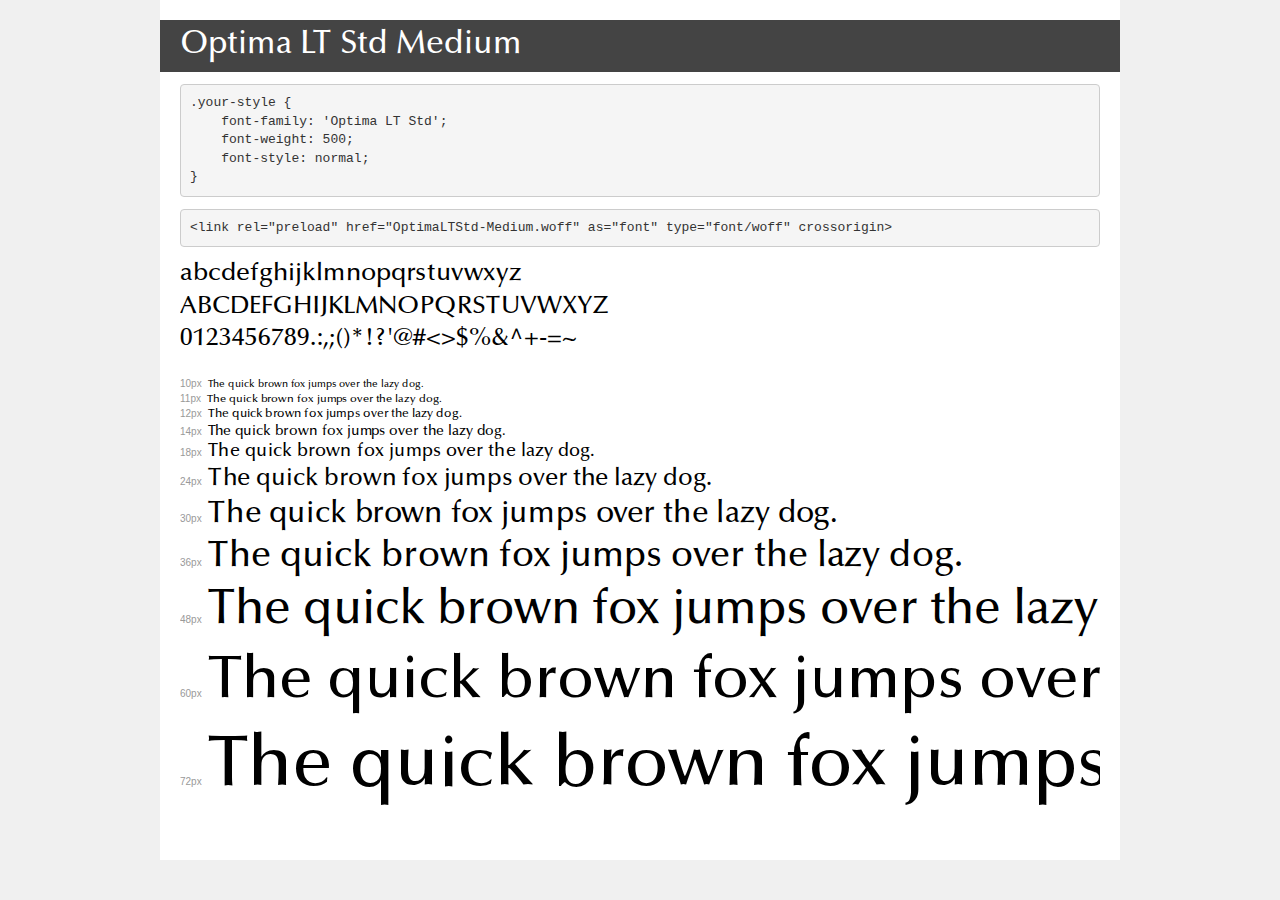
<file: fonts/demo.html>
<!DOCTYPE html>
<html lang="en">
<head>
    <meta charset="utf-8">
    <meta http-equiv="X-UA-Compatible" content="IE=edge">
    <meta name="viewport" content="width=device-width, initial-scale=1">
    <meta name="robots" content="noindex, noarchive">
    <meta name="format-detection" content="telephone=no">
    <title>Transfonter demo</title>
    <link href="stylesheet.css" rel="stylesheet">
    <style>
        /*
        http://meyerweb.com/eric/tools/css/reset/
        v2.0 | 20110126
        License: none (public domain)
        */
        html, body, div, span, applet, object, iframe,
        h1, h2, h3, h4, h5, h6, p, blockquote, pre,
        a, abbr, acronym, address, big, cite, code,
        del, dfn, em, img, ins, kbd, q, s, samp,
        small, strike, strong, sub, sup, tt, var,
        b, u, i, center,
        dl, dt, dd, ol, ul, li,
        fieldset, form, label, legend,
        table, caption, tbody, tfoot, thead, tr, th, td,
        article, aside, canvas, details, embed,
        figure, figcaption, footer, header, hgroup,
        menu, nav, output, ruby, section, summary,
        time, mark, audio, video {
            margin: 0;
            padding: 0;
            border: 0;
            font-size: 100%;
            font: inherit;
            vertical-align: baseline;
        }
        /* HTML5 display-role reset for older browsers */
        article, aside, details, figcaption, figure,
        footer, header, hgroup, menu, nav, section {
            display: block;
        }
        body {
            line-height: 1;
        }
        ol, ul {
            list-style: none;
        }
        blockquote, q {
            quotes: none;
        }
        blockquote:before, blockquote:after,
        q:before, q:after {
            content: '';
            content: none;
        }
        table {
            border-collapse: collapse;
            border-spacing: 0;
        }
        /* demo styles */
        body {
            background: #f0f0f0;
            color: #000;
        }
        .page {
            background: #fff;
            width: 920px;
            margin: 0 auto;
            padding: 20px 20px 0 20px;
            overflow: hidden;
        }
        .font-container {
            overflow-x: auto;
            overflow-y: hidden;
            margin-bottom: 40px;
            line-height: 1.3;
            white-space: nowrap;
            padding-bottom: 5px;
        }
        h1 {
            position: relative;
            background: #444;
            font-size: 32px;
            color: #fff;
            padding: 10px 20px;
            margin: 0 -20px 12px -20px;
        }
        .letters {
            font-size: 25px;
            margin-bottom: 20px;
        }
        .s10:before {
            content: '10px';
        }
        .s11:before {
            content: '11px';
        }
        .s12:before {
            content: '12px';
        }
        .s14:before {
            content: '14px';
        }
        .s18:before {
            content: '18px';
        }
        .s24:before {
            content: '24px';
        }
        .s30:before {
            content: '30px';
        }
        .s36:before {
            content: '36px';
        }
        .s48:before {
            content: '48px';
        }
        .s60:before {
            content: '60px';
        }
        .s72:before {
            content: '72px';
        }
        .s10:before, .s11:before, .s12:before, .s14:before,
        .s18:before, .s24:before, .s30:before, .s36:before,
        .s48:before, .s60:before, .s72:before {
            font-family: Arial, sans-serif;
            font-size: 10px;
            font-weight: normal;
            font-style: normal;
            color: #999;
            padding-right: 6px;
        }
        pre {
            display: block;
            padding: 9px;
            margin: 0 0 12px;
            font-family: Monaco, Menlo, Consolas, "Courier New", monospace;
            font-size: 13px;
            line-height: 1.428571429;
            color: #333;
            font-weight: normal;
            font-style: normal;
            background-color: #f5f5f5;
            border: 1px solid #ccc;
            overflow-x: auto;
            border-radius: 4px;
        }
        /* responsive */
        @media (max-width: 959px) {
            .page {
                width: auto;
                margin: 0;
            }
        }
    </style>
</head>
<body>
<div class="page">
    <div class="demo">
        <h1 style="font-family: 'Optima LT Std'; font-weight: 500; font-style: normal;">Optima LT Std Medium</h1>
        <pre title="Usage">.your-style {
    font-family: 'Optima LT Std';
    font-weight: 500;
    font-style: normal;
}</pre>
        <pre title="Preload (optional)">
&lt;link rel=&quot;preload&quot; href=&quot;OptimaLTStd-Medium.woff&quot; as=&quot;font&quot; type=&quot;font/woff&quot; crossorigin&gt;</pre>
        <div class="font-container" style="font-family: 'Optima LT Std'; font-weight: 500; font-style: normal;">
            <p class="letters">
                abcdefghijklmnopqrstuvwxyz<br>
ABCDEFGHIJKLMNOPQRSTUVWXYZ<br>
                0123456789.:,;()*!?'@#&lt;&gt;$%&^+-=~
            </p>
            <p class="s10" style="font-size: 10px;">The quick brown fox jumps over the lazy dog.</p>
            <p class="s11" style="font-size: 11px;">The quick brown fox jumps over the lazy dog.</p>
            <p class="s12" style="font-size: 12px;">The quick brown fox jumps over the lazy dog.</p>
            <p class="s14" style="font-size: 14px;">The quick brown fox jumps over the lazy dog.</p>
            <p class="s18" style="font-size: 18px;">The quick brown fox jumps over the lazy dog.</p>
            <p class="s24" style="font-size: 24px;">The quick brown fox jumps over the lazy dog.</p>
            <p class="s30" style="font-size: 30px;">The quick brown fox jumps over the lazy dog.</p>
            <p class="s36" style="font-size: 36px;">The quick brown fox jumps over the lazy dog.</p>
            <p class="s48" style="font-size: 48px;">The quick brown fox jumps over the lazy dog.</p>
            <p class="s60" style="font-size: 60px;">The quick brown fox jumps over the lazy dog.</p>
            <p class="s72" style="font-size: 72px;">The quick brown fox jumps over the lazy dog.</p>
        </div>
    </div>

</div>
</body>
</html>
</file>
<file: style/main.css>
@font-face {
  font-family: "Optima LT Std";
  src: url("../fonts/");
  src: url("../fonts/?#iefix") format("embedded-opentype"), url("../fonts/OptimaLTStd-Medium.woff") format("woff"), url("../fonts/OptimaLTStd-Medium.ttf") format("truetype");
  font-weight: 500;
  font-style: normal;
  font-display: swap;
}

* {
  -webkit-box-sizing: border-box;
          box-sizing: border-box;
}

html {
  scroll-behavior: smooth;
}

body {
  margin: 0;
  padding: 0;
  width: 100%;
  font-family: "Inter", sans-serif;
  background: #fafafa;
  overflow-x: hidden;
  font-style: normal;
}

a {
  text-decoration: none !important;
  display: inline-block;
}

ul {
  margin: 0;
  padding: 0;
  list-style: none;
}

h1,
h2,
h3,
h4,
h5,
h6,
p {
  margin: 0;
  padding: 0;
}

.container {
  max-width: 100% !important;
  padding: 0 120px;
  margin: 0 auto;
}

@media only screen and (max-width: 1200px) {
  .container {
    max-width: 1140px;
    width: 100%;
    padding: 0 40px;
  }
}

@media only screen and (max-width: 1023px) {
  .container {
    max-width: 1023px;
    padding: 0 20px;
  }
}

@media only screen and (max-width: 768px) {
  .container {
    max-width: 768px;
  }
}

.white-btn {
  background-color: #fafafa;
  padding: 14px 40px;
  font-weight: 600;
  font-size: 16px;
  line-height: 20px;
  color: #1f2767;
  border-radius: 25px;
  cursor: pointer;
}

.primary-btn {
  background-color: #1f2767;
  padding: 14px 70px;
  font-weight: 600;
  font-size: 16px;
  line-height: 20px;
  color: #fafafa;
  border-radius: 12px;
  border: none;
  cursor: pointer;
  text-align: center;
}

.newsBox-top {
  border-radius: 30px 30px 0 0;
  overflow: hidden;
  height: 200px;
}

.newsBox-top img {
  width: 100%;
  height: 100%;
  -o-object-fit: cover;
     object-fit: cover;
}

.newsBox-bottom {
  border: 2px solid rgba(23, 29, 77, 0.1);
  border-top: none;
  border-radius: 0 0 30px 30px;
  padding: 25px;
}

@media only screen and (max-width: 1023px) {
  .newsBox-bottom {
    padding: 15px;
  }
}

.newsBox-bottom .date {
  font-weight: 600;
  font-size: 14px;
  line-height: 20px;
  color: #171d4d;
}

@media only screen and (max-width: 1023px) {
  .newsBox-bottom .date {
    font-weight: 600;
    font-size: 12px;
    line-height: 16px;
    color: #171d4d;
  }
}

.newsBox-bottom .title {
  font-weight: 700;
  font-size: 22px;
  line-height: 26px;
  color: #171d4d;
  font-size: 22px !important;
  line-height: 26px !important;
  margin: 15px 0;
}

@media only screen and (max-width: 1023px) {
  .newsBox-bottom .title {
    font-size: 18px !important;
    line-height: 22px !important;
    margin: 6px 0;
  }
}

.newsBox-bottom .subtitle {
  font-weight: 600;
  font-size: 16px;
  line-height: 20px;
  color: #171d4d;
}

@media only screen and (max-width: 1023px) {
  .newsBox-bottom .subtitle {
    font-weight: 600;
    font-size: 14px;
    line-height: 20px;
    color: #171d4d;
  }
}

.btnGroup {
  width: 100%;
  white-space: nowrap;
  overflow-x: auto;
  text-align: center;
}

.btnGroup::-webkit-scrollbar {
  display: none;
}

.btnGroup .btn {
  border: none;
  padding: 16px 30px;
  background-color: transparent;
  font-weight: 600;
  font-size: 14px;
  line-height: 16px;
  color: #171d4d;
  cursor: pointer;
  border-radius: 26px;
  -webkit-transition: all ease 0.5s;
  transition: all ease 0.5s;
  min-width: 150px;
  margin: 0 5px;
}

@media only screen and (max-width: 1023px) {
  .btnGroup .btn {
    padding: 10px 20px;
  }
}

.btnGroup .btn.active {
  background-color: #171d4d;
  color: white;
}

.accordion {
  padding: 0 150px;
  margin-top: 60px;
}

@media only screen and (max-width: 1023px) {
  .accordion {
    padding: 0 70px;
  }
}

@media only screen and (max-width: 768px) {
  .accordion {
    padding: 0;
    margin-top: 30px;
  }
}

.accordion-box {
  padding: 0 40px;
  border-radius: 20px;
  margin-top: 15px;
  -webkit-transition: all ease 0.5s;
  transition: all ease 0.5s;
}

@media only screen and (max-width: 768px) {
  .accordion-box {
    padding: 0 15px;
  }
}

.accordion-box.active {
  background-color: rgba(23, 29, 77, 0.1);
  padding: 30px 40px;
}

@media only screen and (max-width: 768px) {
  .accordion-box.active {
    padding: 20px 15px;
  }
}

.accordion-box.active .accordion-box-panel {
  margin-top: 15px;
}

.accordion-box.active .accordion-box-accordionBtn span {
  background-color: rgba(23, 29, 77, 0.5);
}

.accordion-box.active .accordion-box-accordionBtn span::after {
  opacity: 0;
}

.accordion-box.active .accordion-box-accordionBtn span::before {
  background-color: white;
}

.accordion-box-accordionBtn {
  width: 100%;
  border: none;
  cursor: pointer;
  background-color: transparent;
  font-weight: 600;
  font-size: 20px;
  line-height: 24px;
  color: #171d4d;
  display: -webkit-box;
  display: -ms-flexbox;
  display: flex;
  -webkit-box-align: center;
      -ms-flex-align: center;
          align-items: center;
  -webkit-box-pack: justify;
      -ms-flex-pack: justify;
          justify-content: space-between;
}

@media only screen and (max-width: 768px) {
  .accordion-box-accordionBtn {
    font-weight: 600;
    font-size: 16px;
    line-height: 20px;
    color: #171d4d;
  }
}

.accordion-box-accordionBtn span {
  display: inline-block;
  width: 30px;
  height: 30px;
  border-radius: 6px;
  position: relative;
  -webkit-transition: all ease 0.5s;
  transition: all ease 0.5s;
}

@media only screen and (max-width: 768px) {
  .accordion-box-accordionBtn span {
    width: 25px;
    height: 25px;
    border-radius: 4px;
  }
}

.accordion-box-accordionBtn span::before, .accordion-box-accordionBtn span::after {
  content: "";
  display: block;
  width: 20px;
  border-radius: 2px;
  height: 4px;
  background-color: #171d4d;
  position: absolute;
  top: 45%;
  left: 20%;
  -webkit-transition: all ease 0.5s;
  transition: all ease 0.5s;
}

@media only screen and (max-width: 768px) {
  .accordion-box-accordionBtn span::before, .accordion-box-accordionBtn span::after {
    width: 15px;
  }
}

.accordion-box-accordionBtn span::after {
  -webkit-transform: rotateZ(90deg);
          transform: rotateZ(90deg);
}

.accordion-box-panel {
  margin-top: 0px;
  max-height: 0;
  overflow: hidden;
  -webkit-transition: all ease 0.5s;
  transition: all ease 0.5s;
  padding-right: 40px;
}

.accordion-box-panel p {
  font-weight: 500;
  font-size: 16px;
  line-height: 20px;
  color: #171d4d;
}

@media only screen and (max-width: 768px) {
  .accordion-box-panel p {
    font-weight: 500;
    font-size: 14px;
    line-height: 16px;
    color: #171d4d;
  }
}

.swiper {
  width: 100%;
  height: 100%;
  padding: 0 100px 30px 100px;
}

@media only screen and (max-width: 1200px) {
  .swiper {
    padding: 0 50px 30px 50px;
  }
}

@media only screen and (max-width: 1023px) {
  .swiper {
    padding: 0 0 30px 0;
  }
}

.swiper-pagination {
  top: 93%;
}

.swiper-pagination-bullet-active {
  background-color: #171d4d;
}

.swiper-slide {
  height: auto !important;
  padding: 10px;
}

.header-logo {
  height: 50px;
}

.burger {
  background-color: transparent;
  border: none;
}

@media only screen and (min-width: 768px) {
  .burger {
    display: none;
  }
}

.burger.active span {
  background-color: transparent;
}

.burger.active span::before {
  -webkit-transform: rotateZ(-45deg) translateY(11px);
          transform: rotateZ(-45deg) translateY(11px);
}

.burger.active span::after {
  -webkit-transform: rotateZ(45deg) translateY(-11px);
          transform: rotateZ(45deg) translateY(-11px);
}

.burger span {
  display: block;
  width: 30px;
  height: 4px;
  background-color: #171d4d;
  border-radius: 4px;
  position: relative;
}

.burger span::before, .burger span::after {
  content: "";
  display: block;
  width: 30px;
  height: 4px;
  background-color: #171d4d;
  border-radius: 4px;
  position: absolute;
  -webkit-transition: all ease 0.5s;
  transition: all ease 0.5s;
}

.burger span::before {
  top: -8px;
}

.burger span::after {
  top: 8px;
}

.header {
  padding: 15px 0;
  background-color: #fafafa;
  -webkit-box-shadow: 0px 6px 12px rgba(31, 39, 103, 0.06);
          box-shadow: 0px 6px 12px rgba(31, 39, 103, 0.06);
  position: -webkit-sticky;
  position: sticky;
  top: 0;
  z-index: 9999;
}

@media only screen and (max-width: 768px) {
  .header {
    position: relative;
  }
}

.header-inner {
  display: -webkit-box;
  display: -ms-flexbox;
  display: flex;
  -webkit-box-align: center;
      -ms-flex-align: center;
          align-items: center;
  -webkit-box-pack: justify;
      -ms-flex-pack: justify;
          justify-content: space-between;
}

.header-inner.active .header-inner-linkBox {
  -webkit-transform: translateY(130%);
          transform: translateY(130%);
  -webkit-transition: all ease 1.5s;
  transition: all ease 1.5s;
}

.header-inner-linkBox {
  background-color: #fafafa;
}

@media only screen and (max-width: 768px) {
  .header-inner-linkBox {
    position: absolute;
    top: -450%;
    left: 0;
    right: 0;
    display: -webkit-box;
    display: -ms-flexbox;
    display: flex;
    -webkit-box-orient: vertical;
    -webkit-box-direction: normal;
        -ms-flex-direction: column;
            flex-direction: column;
    -webkit-box-align: center;
        -ms-flex-align: center;
            align-items: center;
    padding: 80px 0;
    z-index: -9;
    -webkit-transform: translateY(0);
            transform: translateY(0);
    -webkit-transition: all ease 1.5s;
    transition: all ease 1.5s;
  }
}

.header-inner-linkBox a {
  font-weight: 700;
  font-size: 14px;
  line-height: 16px;
  color: #1f2767;
  margin-left: 30px;
}

@media only screen and (max-width: 768px) {
  .header-inner-linkBox a {
    margin: 0 0 30px 0;
  }
}

.begin-section {
  margin-top: 20px;
}

@media only screen and (max-width: 768px) {
  .begin-section {
    margin-top: 0;
  }
}

@media only screen and (max-width: 768px) {
  .begin-section .container {
    padding: 0;
  }
}

.begin-section-inner-box {
  background: -webkit-gradient(linear, left top, right top, from(rgba(31, 39, 103, 0.1))), url(../images/beginSectionFon.png);
  background: linear-gradient(to right, rgba(31, 39, 103, 0.1)), url(../images/beginSectionFon.png);
  background-repeat: no-repeat;
  background-size: cover;
  border-radius: 30px;
  min-height: 80vh;
  display: -webkit-box;
  display: -ms-flexbox;
  display: flex;
  -webkit-box-orient: vertical;
  -webkit-box-direction: normal;
      -ms-flex-direction: column;
          flex-direction: column;
  -webkit-box-align: center;
      -ms-flex-align: center;
          align-items: center;
  -webkit-box-pack: end;
      -ms-flex-pack: end;
          justify-content: flex-end;
  padding: 100px 0;
  text-align: center;
}

@media only screen and (max-width: 768px) {
  .begin-section-inner-box {
    border-radius: 0;
    padding: 60px 20px;
  }
}

.begin-section-inner-box-title {
  font-weight: 600;
  font-size: 40px;
  line-height: 50px;
  color: white;
}

@media only screen and (max-width: 768px) {
  .begin-section-inner-box-title {
    font-weight: 600;
    font-size: 32px;
    line-height: 36px;
    color: white;
  }
  .begin-section-inner-box-title br {
    display: none;
  }
}

.begin-section-inner-box-subtitle {
  font-weight: 400;
  font-size: 16px;
  line-height: 24px;
  color: white;
  margin: 20px 0 60px 0;
}

@media only screen and (max-width: 768px) {
  .begin-section-inner-box-subtitle br {
    display: none;
  }
}

.numbers-section {
  margin-top: 80px;
}

@media only screen and (max-width: 768px) {
  .numbers-section {
    margin-top: 60px;
  }
}

.numbers-section-inner-cardBox {
  display: -webkit-box;
  display: -ms-flexbox;
  display: flex;
  -ms-flex-wrap: wrap;
      flex-wrap: wrap;
  -webkit-box-pack: justify;
      -ms-flex-pack: justify;
          justify-content: space-between;
  padding: 0 100px;
}

@media only screen and (max-width: 1023px) {
  .numbers-section-inner-cardBox {
    padding: 0 10px;
  }
}

.numbers-section-inner-cardBox-card {
  width: 23%;
  text-align: center;
}

@media only screen and (max-width: 768px) {
  .numbers-section-inner-cardBox-card {
    width: 48%;
  }
  .numbers-section-inner-cardBox-card:nth-child(1), .numbers-section-inner-cardBox-card:nth-child(2) {
    margin-bottom: 30px;
  }
}

.numbers-section-inner-cardBox-card .title {
  font-weight: 700;
  font-size: 40px;
  line-height: 50px;
  color: #1f2767;
}

@media only screen and (max-width: 768px) {
  .numbers-section-inner-cardBox-card .title {
    font-weight: 700;
    font-size: 32px;
    line-height: 36px;
    color: #1f2767;
  }
}

.numbers-section-inner-cardBox-card .subtitle {
  font-weight: 500;
  font-size: 18px;
  line-height: 26px;
  color: #1f2767;
}

.advantages-section {
  margin-top: 80px;
  background-color: #f5f6fa;
  padding: 120px 0;
}

@media only screen and (max-width: 768px) {
  .advantages-section {
    margin-top: 60px;
    padding: 60px 0;
  }
}

.advantages-section-inner-title {
  font-weight: 600;
  font-size: 40px;
  line-height: 50px;
  color: #171d4d;
  text-align: center;
  margin-bottom: 60px;
}

@media only screen and (max-width: 768px) {
  .advantages-section-inner-title {
    font-weight: 600;
    font-size: 32px;
    line-height: 36px;
    color: #171d4d;
    margin-bottom: 30px;
  }
}

.advantages-section-inner .swiper-slide .card {
  height: 100%;
  padding: 58px 20px;
  text-align: center;
  background-color: #fafafa;
  -webkit-box-shadow: 0px 1px 1px 1px rgba(23, 29, 77, 0.2);
          box-shadow: 0px 1px 1px 1px rgba(23, 29, 77, 0.2);
  border-radius: 20px;
}

.advantages-section-inner .swiper-slide .card .title {
  margin: 30px 0 10px 0;
  font-weight: 700;
  font-size: 20px;
  line-height: 26px;
  color: #171d4d;
}

.advantages-section-inner .swiper-slide .card .subtitle {
  font-weight: 500;
  font-size: 16px;
  line-height: 20px;
  color: #1f2767;
}

.advantages-section-inner .swiper-slide .card svg {
  width: 80px;
}

.contact-section {
  padding: 160px 0;
}

@media only screen and (max-width: 768px) {
  .contact-section {
    padding: 0;
  }
}

@media only screen and (max-width: 768px) {
  .contact-section .container {
    padding: 0;
  }
}

.contact-section-inner-box {
  background-image: -webkit-gradient(linear, left top, right top, from(rgba(23, 29, 77, 0.2))), url(../images/contactSectionFon.png);
  background-image: linear-gradient(to right, rgba(23, 29, 77, 0.2)), url(../images/contactSectionFon.png);
  background-repeat: no-repeat;
  background-size: cover;
  border-radius: 30px;
  padding: 100px 0;
  min-height: 80vh;
  display: -webkit-box;
  display: -ms-flexbox;
  display: flex;
  -webkit-box-align: center;
      -ms-flex-align: center;
          align-items: center;
  -webkit-box-pack: center;
      -ms-flex-pack: center;
          justify-content: center;
  -webkit-box-orient: vertical;
  -webkit-box-direction: normal;
      -ms-flex-direction: column;
          flex-direction: column;
  text-align: center;
}

@media only screen and (max-width: 768px) {
  .contact-section-inner-box {
    border-radius: 0;
    padding: 60px 20px;
  }
}

.contact-section-inner-box-title {
  font-weight: 600;
  font-size: 40px;
  line-height: 50px;
  color: white;
  text-align: center;
}

@media only screen and (max-width: 768px) {
  .contact-section-inner-box-title {
    font-weight: 600;
    font-size: 32px;
    line-height: 36px;
    color: white;
  }
  .contact-section-inner-box-title br {
    display: none;
  }
}

.contact-section-inner-box-subtitle {
  font-weight: 400;
  font-size: 20px;
  line-height: 26px;
  color: white;
  margin: 20px 0 60px 0;
}

@media only screen and (max-width: 768px) {
  .contact-section-inner-box-subtitle {
    font-weight: 400;
    font-size: 16px;
    line-height: 26px;
    color: white;
  }
  .contact-section-inner-box-subtitle br {
    display: none;
  }
}

.services-section {
  background-color: #f5f6fa;
  padding: 120px 0;
}

@media only screen and (max-width: 768px) {
  .services-section {
    padding: 60px 0;
  }
}

.services-section-inner-title {
  font-weight: 700;
  font-size: 40px;
  line-height: 50px;
  color: #171d4d;
  text-align: center;
  margin-bottom: 60px;
}

@media only screen and (max-width: 768px) {
  .services-section-inner-title {
    font-weight: 600;
    font-size: 32px;
    line-height: 36px;
    color: #171d4d;
    margin-bottom: 30px;
  }
  .services-section-inner-title br {
    display: none;
  }
}

.services-section-inner-linkBox {
  padding: 0 100px;
  display: -webkit-box;
  display: -ms-flexbox;
  display: flex;
  -webkit-box-align: center;
      -ms-flex-align: center;
          align-items: center;
  -webkit-box-pack: justify;
      -ms-flex-pack: justify;
          justify-content: space-between;
  -ms-flex-wrap: wrap;
      flex-wrap: wrap;
}

@media only screen and (max-width: 1023px) {
  .services-section-inner-linkBox {
    padding: 0;
  }
}

.services-section-inner-linkBox-link {
  background-repeat: no-repeat;
  background-size: cover;
  width: 30%;
  height: 200px;
  margin-bottom: 40px;
  -webkit-box-shadow: 0px 1px 1px 1px rgba(23, 29, 77, 0.1);
          box-shadow: 0px 1px 1px 1px rgba(23, 29, 77, 0.1);
  border-radius: 20px;
  font-weight: 400;
  font-size: 16px;
  line-height: 24px;
  color: white;
  display: -webkit-box;
  display: -ms-flexbox;
  display: flex;
  -webkit-box-align: end;
      -ms-flex-align: end;
          align-items: flex-end;
  padding: 20px 30px;
}

@media only screen and (max-width: 768px) {
  .services-section-inner-linkBox-link {
    width: 100%;
    margin-bottom: 20px;
  }
  .services-section-inner-linkBox-link:last-child {
    margin-bottom: 0;
  }
}

.services-section-inner-linkBox-link:nth-child(1) {
  background-image: -webkit-gradient(linear, left bottom, left top, color-stop(-4.67%, rgba(23, 29, 77, 0.8)), color-stop(15.91%, rgba(23, 29, 77, 0.8)), color-stop(37.99%, rgba(23, 29, 77, 0.1)), to(rgba(23, 29, 77, 0))), url(../images/linkFonOne.png);
  background-image: linear-gradient(to top, rgba(23, 29, 77, 0.8) -4.67%, rgba(23, 29, 77, 0.8) 15.91%, rgba(23, 29, 77, 0.1) 37.99%, rgba(23, 29, 77, 0) 100%), url(../images/linkFonOne.png);
}

.services-section-inner-linkBox-link:nth-child(2) {
  background-image: -webkit-gradient(linear, left bottom, left top, color-stop(-4.67%, rgba(23, 29, 77, 0.8)), color-stop(15.91%, rgba(23, 29, 77, 0.8)), color-stop(37.99%, rgba(23, 29, 77, 0.1)), to(rgba(23, 29, 77, 0))), url(../images/linkFonTwo.png);
  background-image: linear-gradient(to top, rgba(23, 29, 77, 0.8) -4.67%, rgba(23, 29, 77, 0.8) 15.91%, rgba(23, 29, 77, 0.1) 37.99%, rgba(23, 29, 77, 0) 100%), url(../images/linkFonTwo.png);
}

.services-section-inner-linkBox-link:nth-child(3) {
  background-image: -webkit-gradient(linear, left bottom, left top, color-stop(-4.67%, rgba(23, 29, 77, 0.8)), color-stop(15.91%, rgba(23, 29, 77, 0.8)), color-stop(37.99%, rgba(23, 29, 77, 0.1)), to(rgba(23, 29, 77, 0))), url(../images/linkFonThree.png);
  background-image: linear-gradient(to top, rgba(23, 29, 77, 0.8) -4.67%, rgba(23, 29, 77, 0.8) 15.91%, rgba(23, 29, 77, 0.1) 37.99%, rgba(23, 29, 77, 0) 100%), url(../images/linkFonThree.png);
}

.services-section-inner-linkBox-link:nth-child(4) {
  background-image: -webkit-gradient(linear, left bottom, left top, color-stop(-4.67%, rgba(23, 29, 77, 0.8)), color-stop(15.91%, rgba(23, 29, 77, 0.8)), color-stop(37.99%, rgba(23, 29, 77, 0.1)), to(rgba(23, 29, 77, 0))), url(../images/linkFonFour.png);
  background-image: linear-gradient(to top, rgba(23, 29, 77, 0.8) -4.67%, rgba(23, 29, 77, 0.8) 15.91%, rgba(23, 29, 77, 0.1) 37.99%, rgba(23, 29, 77, 0) 100%), url(../images/linkFonFour.png);
}

.services-section-inner-linkBox-link:nth-child(5) {
  background-image: -webkit-gradient(linear, left bottom, left top, color-stop(-4.67%, rgba(23, 29, 77, 0.8)), color-stop(15.91%, rgba(23, 29, 77, 0.8)), color-stop(37.99%, rgba(23, 29, 77, 0.1)), to(rgba(23, 29, 77, 0))), url(../images/linkFonFive.png);
  background-image: linear-gradient(to top, rgba(23, 29, 77, 0.8) -4.67%, rgba(23, 29, 77, 0.8) 15.91%, rgba(23, 29, 77, 0.1) 37.99%, rgba(23, 29, 77, 0) 100%), url(../images/linkFonFive.png);
}

.services-section-inner-linkBox-link:nth-child(6) {
  background-image: -webkit-gradient(linear, left bottom, left top, color-stop(-4.67%, rgba(23, 29, 77, 0.8)), color-stop(15.91%, rgba(23, 29, 77, 0.8)), color-stop(37.99%, rgba(23, 29, 77, 0.1)), to(rgba(23, 29, 77, 0))), url(../images/linkFonSix.png);
  background-image: linear-gradient(to top, rgba(23, 29, 77, 0.8) -4.67%, rgba(23, 29, 77, 0.8) 15.91%, rgba(23, 29, 77, 0.1) 37.99%, rgba(23, 29, 77, 0) 100%), url(../images/linkFonSix.png);
}

@media only screen and (max-width: 768px) {
  .services-section-inner-linkBox .index-service-link {
    display: none;
  }
}

.services-section-inner-linkBox .primary-btn {
  width: 100%;
  border-radius: 24px;
}

@media only screen and (min-width: 768px) {
  .services-section-inner-linkBox .primary-btn {
    display: none;
  }
}

.benefits-section {
  margin-top: 160px;
}

@media only screen and (max-width: 768px) {
  .benefits-section {
    margin-top: 60px;
  }
}

.benefits-section-inner-title {
  font-weight: 700;
  font-size: 40px;
  line-height: 50px;
  color: #171d4d;
  text-align: center;
  margin-bottom: 60px;
}

@media only screen and (max-width: 768px) {
  .benefits-section-inner-title {
    font-weight: 600;
    font-size: 32px;
    line-height: 36px;
    color: #171d4d;
    margin-bottom: 30px;
  }
  .benefits-section-inner-title br {
    display: none;
  }
}

.benefits-section-inner .swiper-slide .card {
  height: 100%;
  background: #f5f6fa;
  -webkit-box-shadow: 0px 1px 1px 1px rgba(23, 29, 77, 0.2);
          box-shadow: 0px 1px 1px 1px rgba(23, 29, 77, 0.2);
  border-radius: 20px;
  padding: 50px 40px;
  text-align: center;
}

.benefits-section-inner .swiper-slide .card .title {
  font-weight: 700;
  font-size: 20px;
  line-height: 26px;
  color: #171d4d;
}

.benefits-section-inner .swiper-slide .card .subtitle {
  font-weight: 500;
  font-size: 16px;
  line-height: 20px;
  color: #1f2767;
}

.benefits-section-inner .swiper-slide .card .subtitle:first-of-type {
  margin: 20px 0;
}

.order-section {
  margin-top: 160px;
}

@media only screen and (max-width: 768px) {
  .order-section {
    display: none;
  }
}

.order-section-inner-box {
  background: -webkit-gradient(linear, left top, right top, from(rgba(31, 39, 103, 0.2))), url(../images/orderSectionFon.png);
  background: linear-gradient(to right, rgba(31, 39, 103, 0.2)), url(../images/orderSectionFon.png);
  background-repeat: no-repeat;
  background-size: cover;
  border-radius: 30px;
  padding: 70px;
  min-height: 80vh;
  display: -webkit-box;
  display: -ms-flexbox;
  display: flex;
  -webkit-box-orient: vertical;
  -webkit-box-direction: normal;
      -ms-flex-direction: column;
          flex-direction: column;
  -webkit-box-pack: end;
      -ms-flex-pack: end;
          justify-content: flex-end;
}

.order-section-inner-box-title {
  font-weight: 600;
  font-size: 40px;
  line-height: 50px;
  color: white;
  text-align: center;
  margin-bottom: 60px;
}

@media only screen and (max-width: 1023px) {
  .order-section-inner-box-title {
    font-weight: 600;
    font-size: 32px;
    line-height: 36px;
    color: white;
    margin-bottom: 30px;
  }
  .order-section-inner-box-title br {
    display: none;
  }
}

.order-section-inner-box-cardBox {
  display: -webkit-box;
  display: -ms-flexbox;
  display: flex;
  -webkit-box-pack: justify;
      -ms-flex-pack: justify;
          justify-content: space-between;
}

.order-section-inner-box-cardBox-card {
  width: 23%;
}

.order-section-inner-box-cardBox-card .title {
  font-weight: 800;
  font-size: 60px;
  line-height: 70px;
  color: white;
}

.order-section-inner-box-cardBox-card .subtitle {
  font-weight: 500;
  font-size: 18px;
  line-height: 26px;
  color: white;
}

.sendForm-section {
  margin-top: 160px;
}

@media only screen and (max-width: 768px) {
  .sendForm-section {
    margin-top: 60px;
  }
}

.sendForm-section-inner-title {
  font-weight: 700;
  font-size: 40px;
  line-height: 50px;
  color: #171d4d;
  text-align: center;
  margin-bottom: 60px;
}

@media only screen and (max-width: 768px) {
  .sendForm-section-inner-title {
    font-weight: 600;
    font-size: 32px;
    line-height: 36px;
    color: #171d4d;
    margin-bottom: 30px;
  }
  .sendForm-section-inner-title br {
    display: none;
  }
}

.sendForm-section-inner-center {
  display: -webkit-box;
  display: -ms-flexbox;
  display: flex;
}

.sendForm-section-inner-center-left {
  width: 50%;
  height: 540px;
  border-radius: 30px 0 0 30px;
  overflow: hidden;
}

@media only screen and (max-width: 768px) {
  .sendForm-section-inner-center-left {
    display: none;
  }
}

.sendForm-section-inner-center-left img {
  width: 100%;
  height: 100%;
  -o-object-fit: cover;
     object-fit: cover;
}

.sendForm-section-inner-center-right {
  width: 50%;
  background-color: #fafafa;
  border-radius: 0 30px 30px 0;
  border: 3px solid rgba(23, 29, 77, 0.1);
  border-left: none;
  padding: 0 40px 0 90px;
  display: -webkit-box;
  display: -ms-flexbox;
  display: flex;
  -webkit-box-orient: vertical;
  -webkit-box-direction: normal;
      -ms-flex-direction: column;
          flex-direction: column;
  -webkit-box-pack: center;
      -ms-flex-pack: center;
          justify-content: center;
}

@media only screen and (max-width: 1023px) {
  .sendForm-section-inner-center-right {
    padding: 0 30px;
  }
}

@media only screen and (max-width: 768px) {
  .sendForm-section-inner-center-right {
    width: 100%;
    border: none;
    padding: 0;
  }
}

.sendForm-section-inner-center-right form input,
.sendForm-section-inner-center-right form textarea {
  display: block;
  width: 100%;
  background-color: transparent;
  border: 1px solid rgba(31, 39, 103, 0.25);
  padding: 12px 24px;
  border-radius: 10px;
  margin-bottom: 20px;
  outline: none;
  font-weight: 500;
  font-size: 14px;
  line-height: 20px;
  color: #1f2767;
}

.sendForm-section-inner-center-right form input::-webkit-input-placeholder,
.sendForm-section-inner-center-right form textarea::-webkit-input-placeholder {
  color: rgba(23, 29, 77, 0.5);
}

.sendForm-section-inner-center-right form input:-ms-input-placeholder,
.sendForm-section-inner-center-right form textarea:-ms-input-placeholder {
  color: rgba(23, 29, 77, 0.5);
}

.sendForm-section-inner-center-right form input::-ms-input-placeholder,
.sendForm-section-inner-center-right form textarea::-ms-input-placeholder {
  color: rgba(23, 29, 77, 0.5);
}

.sendForm-section-inner-center-right form input::placeholder,
.sendForm-section-inner-center-right form textarea::placeholder {
  color: rgba(23, 29, 77, 0.5);
}

@media only screen and (max-width: 768px) {
  .sendForm-section-inner-center-right form button {
    width: 100%;
  }
}

.moreInformation-section {
  margin-top: 160px;
}

@media only screen and (max-width: 768px) {
  .moreInformation-section {
    margin-top: 60px;
  }
}

@media only screen and (max-width: 768px) {
  .moreInformation-section .container {
    padding: 0;
  }
}

.moreInformation-section-inner-box {
  background-image: url(../images/moreInformaionSectionFon.png);
  background-repeat: no-repeat;
  background-size: cover;
  border-radius: 30px;
  min-height: 80vh;
  display: -webkit-box;
  display: -ms-flexbox;
  display: flex;
  -webkit-box-align: center;
      -ms-flex-align: center;
          align-items: center;
  -webkit-box-pack: center;
      -ms-flex-pack: center;
          justify-content: center;
  -webkit-box-orient: vertical;
  -webkit-box-direction: normal;
      -ms-flex-direction: column;
          flex-direction: column;
}

@media only screen and (max-width: 768px) {
  .moreInformation-section-inner-box {
    border-radius: 0;
    padding: 60px 20px;
  }
}

.moreInformation-section-inner-box-title {
  font-weight: 600;
  font-size: 40px;
  line-height: 50px;
  color: white;
  text-align: center;
  margin-bottom: 60px;
}

@media only screen and (max-width: 768px) {
  .moreInformation-section-inner-box-title {
    font-weight: 600;
    font-size: 32px;
    line-height: 36px;
    color: white;
  }
  .moreInformation-section-inner-box-title br {
    display: none;
  }
}

.moreInformation-section-inner-box-title span {
  font-family: "Optima LT Std";
}

.map-section {
  margin-top: 60px;
}

@media only screen and (max-width: 768px) {
  .map-section {
    margin-top: 30px;
  }
}

.map-section-inner-title {
  font-weight: 700;
  font-size: 40px;
  line-height: 50px;
  color: #171d4d;
  text-align: center;
  margin-bottom: 60px;
}

@media only screen and (max-width: 768px) {
  .map-section-inner-title {
    font-weight: 600;
    font-size: 32px;
    line-height: 36px;
    color: #171d4d;
    margin-bottom: 30px;
  }
  .map-section-inner-title br {
    display: none;
  }
}

.map-section-inner-center {
  display: -webkit-box;
  display: -ms-flexbox;
  display: flex;
  -ms-flex-wrap: wrap;
      flex-wrap: wrap;
}

.map-section-inner-center-left {
  width: 50%;
  height: 540px;
  border-radius: 30px 0 0 30px;
  overflow: hidden;
}

@media only screen and (max-width: 768px) {
  .map-section-inner-center-left {
    width: 100%;
    border-radius: 30px;
    height: 350px;
  }
}

.map-section-inner-center-right {
  width: 50%;
  background-color: #fafafa;
  border-radius: 0 30px 30px 0;
  border: 3px solid rgba(23, 29, 77, 0.1);
  border-left: none;
  padding: 0 40px 0 90px;
  display: -webkit-box;
  display: -ms-flexbox;
  display: flex;
  -webkit-box-orient: vertical;
  -webkit-box-direction: normal;
      -ms-flex-direction: column;
          flex-direction: column;
  -webkit-box-pack: center;
      -ms-flex-pack: center;
          justify-content: center;
}

@media only screen and (max-width: 768px) {
  .map-section-inner-center-right {
    width: 100%;
    border: none;
    padding: 20px 0;
  }
}

.map-section-inner-center-right .title {
  font-weight: 700;
  font-size: 24px;
  line-height: 34px;
  color: #1f2767;
  margin-bottom: 20px;
}

.map-section-inner-center-right .title:nth-of-type(2) {
  margin-top: 30px;
}

@media only screen and (max-width: 768px) {
  .map-section-inner-center-right .title {
    font-weight: 700;
    font-size: 20px;
    line-height: 26px;
    color: #1f2767;
    margin-bottom: 10px;
  }
}

.map-section-inner-center-right .subtitle {
  font-weight: 500;
  font-size: 20px;
  line-height: 30px;
  color: #1f2767;
  margin-bottom: 15px;
}

@media only screen and (max-width: 768px) {
  .map-section-inner-center-right .subtitle {
    font-weight: 500;
    font-size: 16px;
    line-height: 24px;
    color: #1f2767;
    margin-bottom: 6px;
  }
}

.news-section {
  margin-top: 60px;
}

@media only screen and (max-width: 768px) {
  .news-section {
    margin-top: 30px;
  }
}

.news-section-inner-title {
  font-weight: 700;
  font-size: 40px;
  line-height: 50px;
  color: #171d4d;
  text-align: center;
  margin-bottom: 60px;
}

@media only screen and (max-width: 768px) {
  .news-section-inner-title {
    font-weight: 600;
    font-size: 32px;
    line-height: 36px;
    color: #171d4d;
    margin-bottom: 30px;
  }
}

.news-section-inner-row {
  display: -webkit-box;
  display: -ms-flexbox;
  display: flex;
  -ms-flex-wrap: wrap;
      flex-wrap: wrap;
}

.news-section-inner-row-col {
  width: 33.3%;
  padding: 0 15px;
  margin-top: 30px;
}

@media only screen and (max-width: 768px) {
  .news-section-inner-row-col {
    width: 100%;
    padding: 0;
  }
}

.chosenNews-section {
  margin-top: 60px;
}

@media only screen and (max-width: 768px) {
  .chosenNews-section {
    margin-top: 30px;
  }
}

.chosenNews-section-inner-title {
  font-weight: 700;
  font-size: 40px;
  line-height: 50px;
  color: #171d4d;
  text-align: center;
  margin-bottom: 60px;
}

@media only screen and (max-width: 768px) {
  .chosenNews-section-inner-title {
    font-weight: 600;
    font-size: 32px;
    line-height: 36px;
    color: #171d4d;
    margin-bottom: 30px;
  }
}

.chosenNews-section-inner-main {
  display: -webkit-box;
  display: -ms-flexbox;
  display: flex;
  -ms-flex-wrap: wrap;
      flex-wrap: wrap;
}

.chosenNews-section-inner-main-left {
  width: 70%;
}

@media only screen and (max-width: 1023px) {
  .chosenNews-section-inner-main-left {
    width: 100%;
  }
}

.chosenNews-section-inner-main-left img {
  width: 100%;
  border-radius: 30px;
  height: 400px;
  -o-object-fit: cover;
     object-fit: cover;
  margin-bottom: 20px;
}

@media only screen and (max-width: 768px) {
  .chosenNews-section-inner-main-left img {
    height: 220px;
    margin-bottom: 10px;
  }
}

.chosenNews-section-inner-main-left .date {
  font-weight: 600;
  font-size: 16px;
  line-height: 20px;
  color: #171d4d;
  margin-bottom: 20px;
}

@media only screen and (max-width: 768px) {
  .chosenNews-section-inner-main-left .date {
    font-weight: 600;
    font-size: 14px;
    line-height: 18px;
    color: #171d4d;
    margin-bottom: 10px;
  }
}

.chosenNews-section-inner-main-left .title {
  font-weight: 700;
  font-size: 40px;
  line-height: 50px;
  color: #171d4d;
  margin-bottom: 20px;
}

@media only screen and (max-width: 768px) {
  .chosenNews-section-inner-main-left .title {
    font-weight: 600;
    font-size: 24px;
    line-height: 30px;
    color: #171d4d;
    margin-bottom: 10px;
  }
}

.chosenNews-section-inner-main-left .subtitle {
  margin-bottom: 20px;
  font-weight: 500;
  font-size: 18px;
  line-height: 24px;
  color: #171d4d;
}

@media only screen and (max-width: 768px) {
  .chosenNews-section-inner-main-left .subtitle {
    font-weight: 500;
    font-size: 14px;
    line-height: 20px;
    color: #171d4d;
    margin-bottom: 10px;
  }
}

.chosenNews-section-inner-main-right {
  width: 30%;
  padding-left: 30px;
}

@media only screen and (max-width: 1023px) {
  .chosenNews-section-inner-main-right {
    width: 100%;
    padding: 0;
    margin-top: 40px;
  }
}

@media only screen and (max-width: 1023px) {
  .chosenNews-section-inner-main-right #latestNews {
    display: none;
  }
}

.chosenNews-section-inner-main-right .swiper {
  padding: 0 0 30px 0;
}

@media only screen and (min-width: 1023px) {
  .chosenNews-section-inner-main-right .swiper {
    display: none;
  }
}

.chosenNews-section-inner-main-right-title {
  font-weight: 600;
  font-size: 24px;
  line-height: 30px;
  color: #171d4d;
  margin-bottom: 10px;
}

@media only screen and (min-width: 1023px) {
  .chosenNews-section-inner-main-right-title {
    display: none;
  }
}

.chosenNews-section-inner-main-right a {
  margin-bottom: 20px;
}

.aboutCompany-section {
  margin-top: 60px;
}

@media only screen and (max-width: 768px) {
  .aboutCompany-section {
    margin-top: 30px;
  }
}

.aboutCompany-section-inner-title {
  font-weight: 700;
  font-size: 40px;
  line-height: 50px;
  color: #171d4d;
  text-align: center;
  margin-bottom: 60px;
}

@media only screen and (max-width: 768px) {
  .aboutCompany-section-inner-title {
    font-weight: 600;
    font-size: 32px;
    line-height: 36px;
    color: #171d4d;
    margin-bottom: 30px;
  }
  .aboutCompany-section-inner-title br {
    display: none;
  }
}

.chosenService-section {
  margin-top: 60px;
}

@media only screen and (max-width: 768px) {
  .chosenService-section {
    margin-top: 30px;
  }
}

.chosenService-section-inner-icon {
  display: -webkit-box;
  display: -ms-flexbox;
  display: flex;
  -webkit-box-align: center;
      -ms-flex-align: center;
          align-items: center;
  -webkit-box-pack: center;
      -ms-flex-pack: center;
          justify-content: center;
}

.chosenService-section-inner-icon svg {
  width: 150px;
}

@media only screen and (max-width: 1023px) {
  .chosenService-section-inner-icon svg {
    width: 100px;
  }
}

.chosenService-section-inner-title {
  font-weight: 700;
  font-size: 40px;
  line-height: 50px;
  color: #171d4d;
  text-align: center;
  margin-bottom: 60px;
  display: -webkit-box;
  display: -ms-flexbox;
  display: flex;
  -webkit-box-orient: vertical;
  -webkit-box-direction: normal;
      -ms-flex-direction: column;
          flex-direction: column;
}

@media only screen and (max-width: 1023px) {
  .chosenService-section-inner-title {
    font-weight: 600;
    font-size: 32px;
    line-height: 36px;
    color: #171d4d;
    margin-bottom: 30px;
  }
  .chosenService-section-inner-title br {
    display: none;
  }
}

.footer {
  margin-top: 150px;
  background-color: #f5f6fa;
  padding: 60px 0;
}

@media only screen and (max-width: 768px) {
  .footer {
    margin-top: 100px;
    padding: 40px 0;
  }
}

.footer-inner {
  display: -webkit-box;
  display: -ms-flexbox;
  display: flex;
  -webkit-box-pack: justify;
      -ms-flex-pack: justify;
          justify-content: space-between;
}

@media only screen and (max-width: 768px) {
  .footer-inner {
    -webkit-box-orient: vertical;
    -webkit-box-direction: reverse;
        -ms-flex-direction: column-reverse;
            flex-direction: column-reverse;
  }
}

.footer-inner-left {
  display: -webkit-box;
  display: -ms-flexbox;
  display: flex;
  -webkit-box-orient: vertical;
  -webkit-box-direction: normal;
      -ms-flex-direction: column;
          flex-direction: column;
  -webkit-box-pack: justify;
      -ms-flex-pack: justify;
          justify-content: space-between;
}

@media only screen and (max-width: 768px) {
  .footer-inner-left {
    -webkit-box-orient: horizontal;
    -webkit-box-direction: normal;
        -ms-flex-direction: row;
            flex-direction: row;
    -webkit-box-align: end;
        -ms-flex-align: end;
            align-items: flex-end;
    margin-top: 30px;
  }
}

.footer-inner-left svg {
  margin-top: 20px;
}

@media only screen and (max-width: 768px) {
  .footer-inner-left svg {
    width: 70px;
    margin-top: 0;
  }
}

.footer-inner-left .small {
  font-weight: 700;
  font-size: 12px;
  line-height: 16px;
  color: #1f2767;
}

@media only screen and (max-width: 768px) {
  .footer-inner-left .small {
    margin-bottom: 10px;
  }
}

.footer-inner-right {
  display: -webkit-box;
  display: -ms-flexbox;
  display: flex;
}

.footer-inner-right-links {
  margin-right: 120px;
}

.footer-inner-right-links li {
  margin-top: 20px;
}

@media only screen and (max-width: 768px) {
  .footer-inner-right-links li {
    margin-top: 10px;
  }
}

.footer-inner-right-links li a {
  font-weight: 700;
  font-size: 16px;
  line-height: 20px;
  color: #1f2767;
}

@media only screen and (max-width: 768px) {
  .footer-inner-right-links li a {
    font-weight: 700;
    font-size: 14px;
    line-height: 18px;
    color: #1f2767;
  }
}

.footer-inner-right-socialLinks li {
  margin-top: 16px;
}

@media only screen and (max-width: 768px) {
  .footer-inner-right-socialLinks li {
    margin-top: 8px;
  }
}

.footer-inner-right-socialLinks li a {
  display: -webkit-box;
  display: -ms-flexbox;
  display: flex;
  -webkit-box-align: center;
      -ms-flex-align: center;
          align-items: center;
  font-weight: 700;
  font-size: 14px;
  line-height: 18px;
  color: #1f2767;
}

.footer-inner-right-socialLinks li a svg {
  margin-right: 10px;
}
/*# sourceMappingURL=main.css.map */
</file>
<file: fonts/stylesheet.css>
@font-face {
    font-family: 'Optima LT Std';
    src: url('OptimaLTStd-Medium.eot');
    src: url('OptimaLTStd-Medium.eot?#iefix') format('embedded-opentype'),
        url('OptimaLTStd-Medium.woff') format('woff'),
        url('OptimaLTStd-Medium.ttf') format('truetype');
    font-weight: 500;
    font-style: normal;
    font-display: swap;
}
</file>
